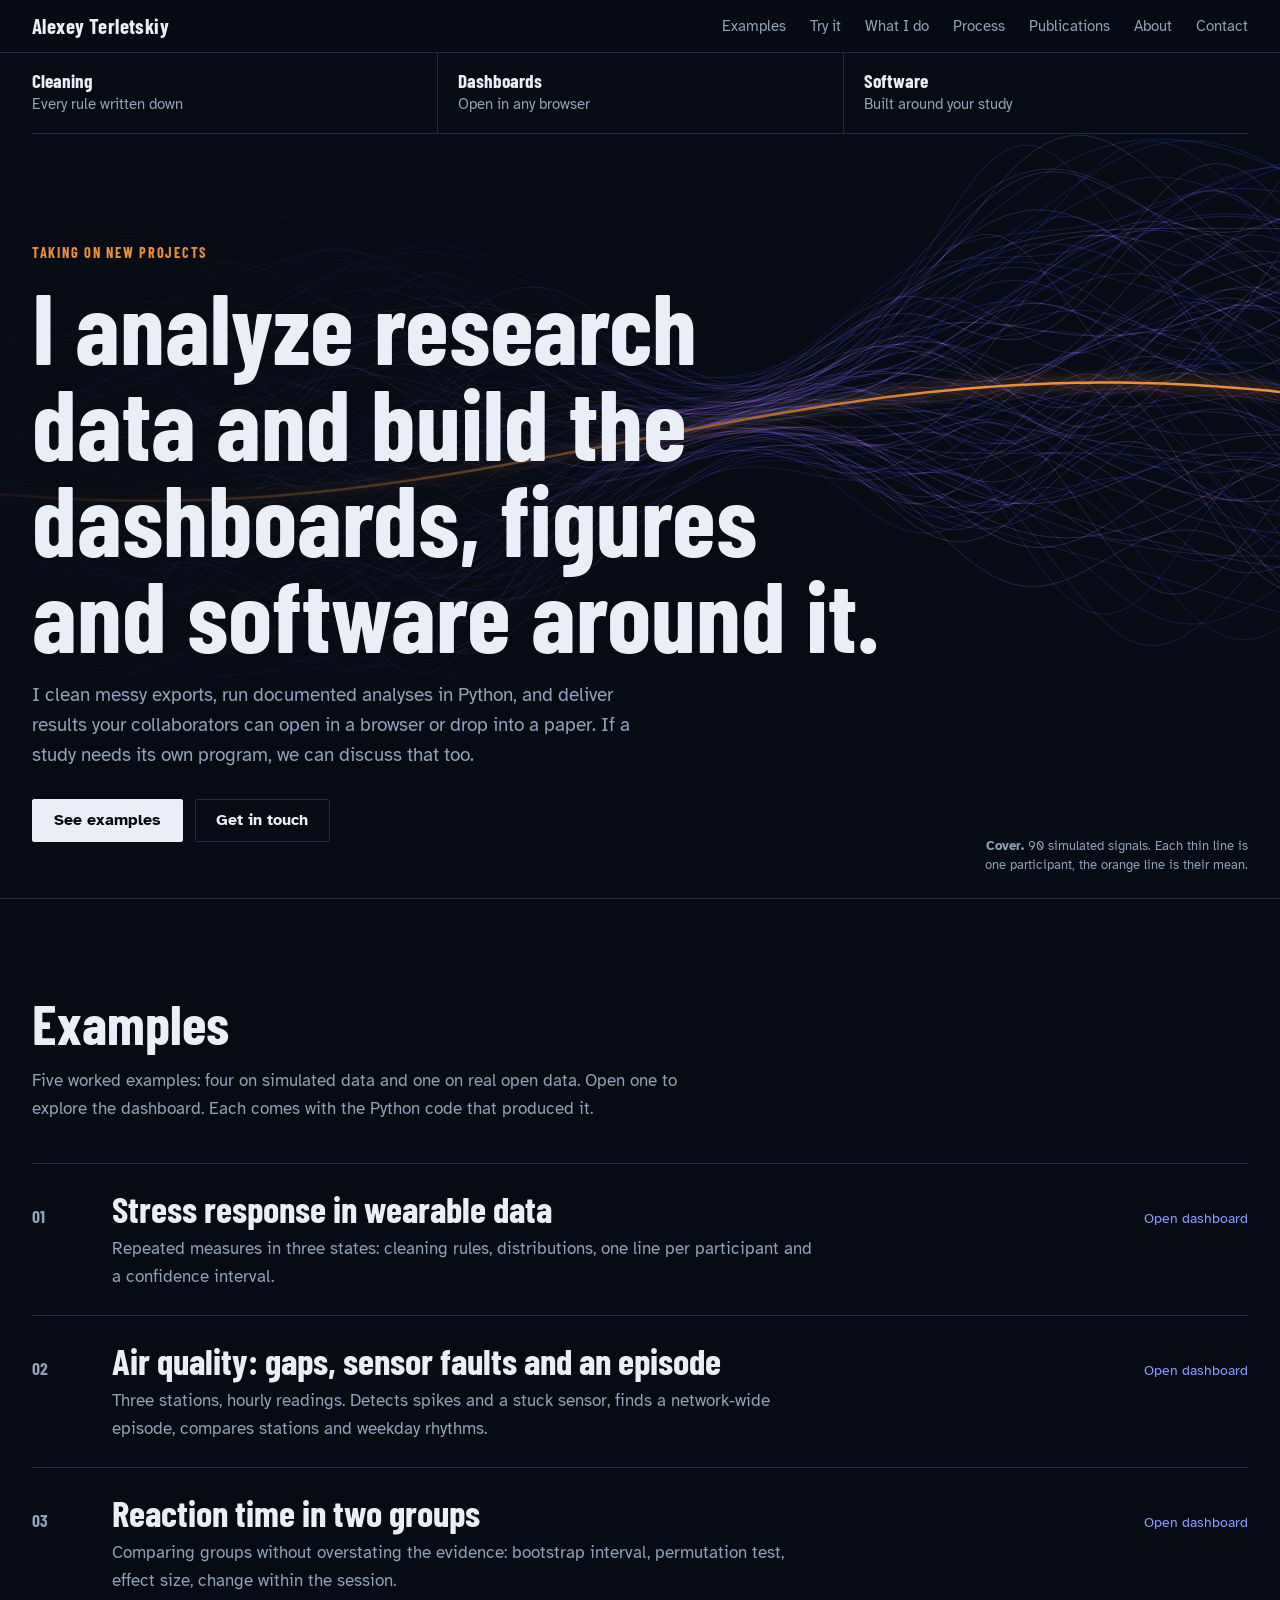
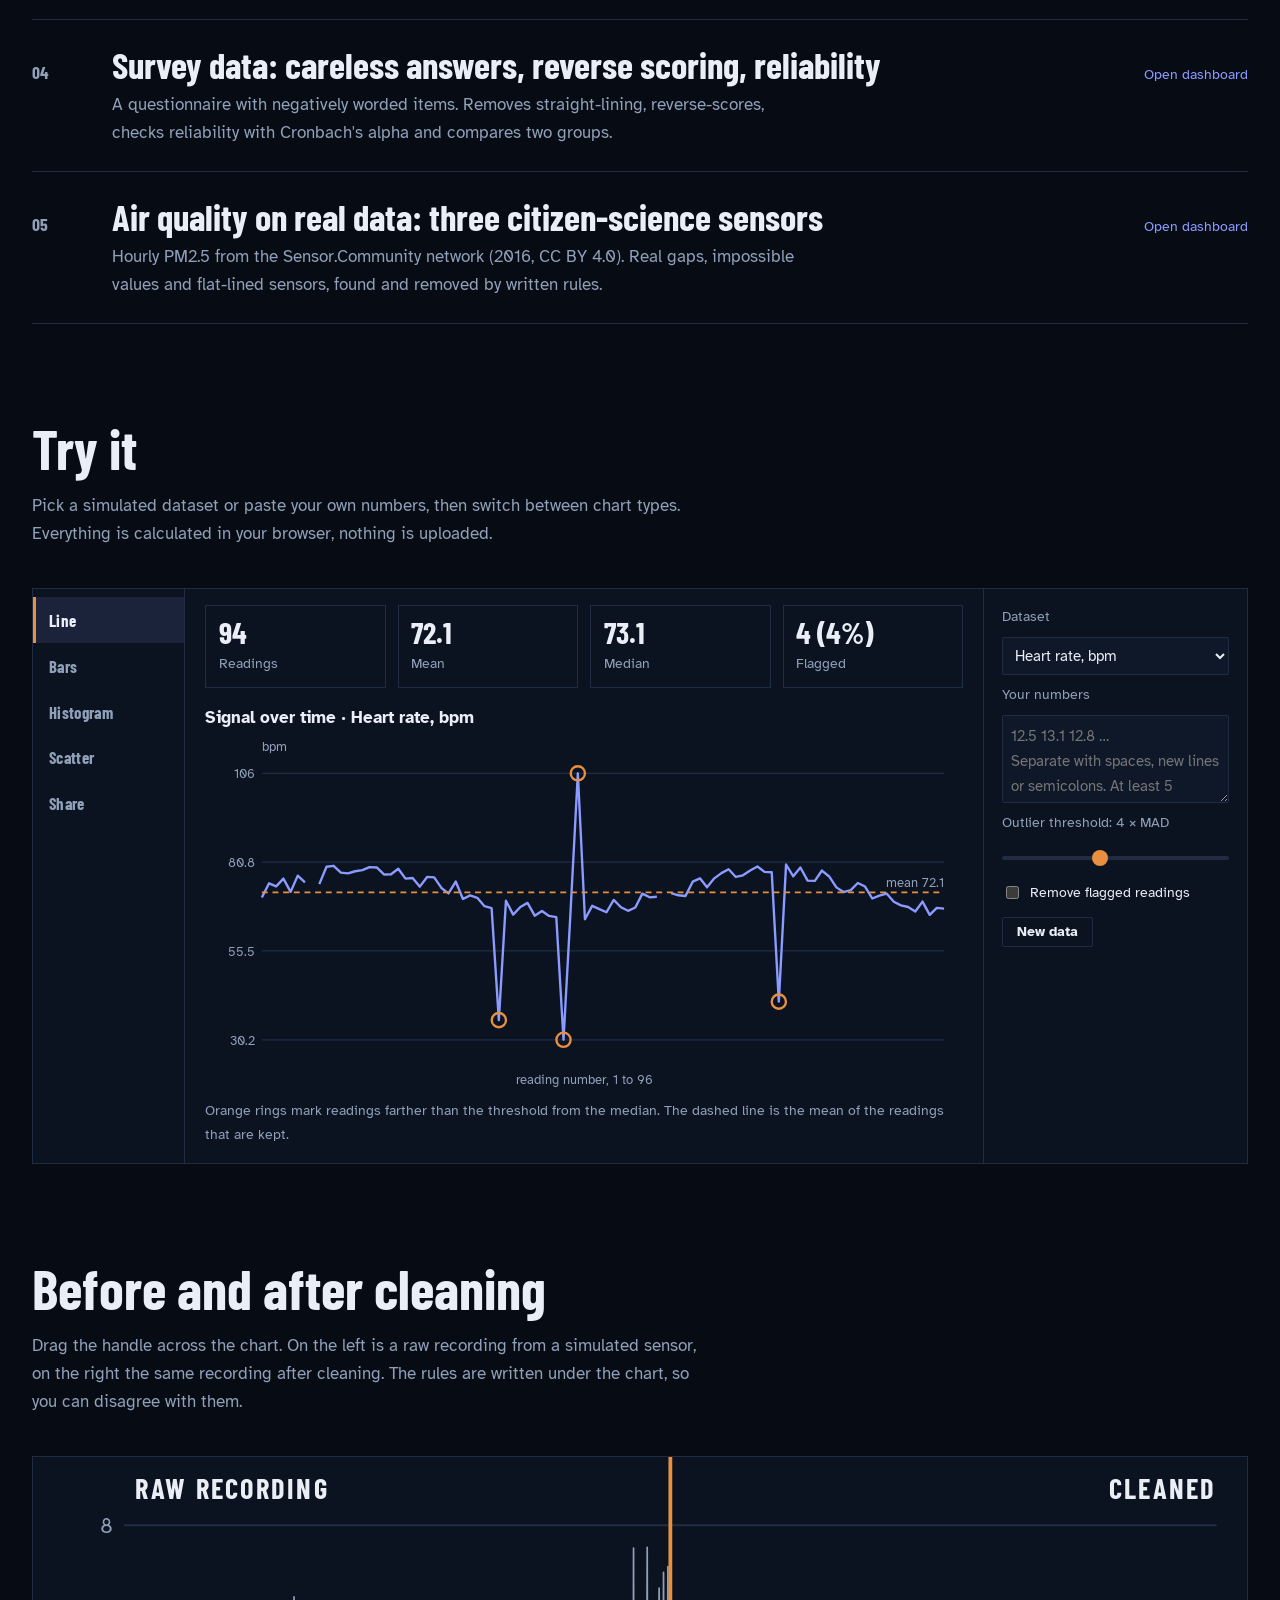
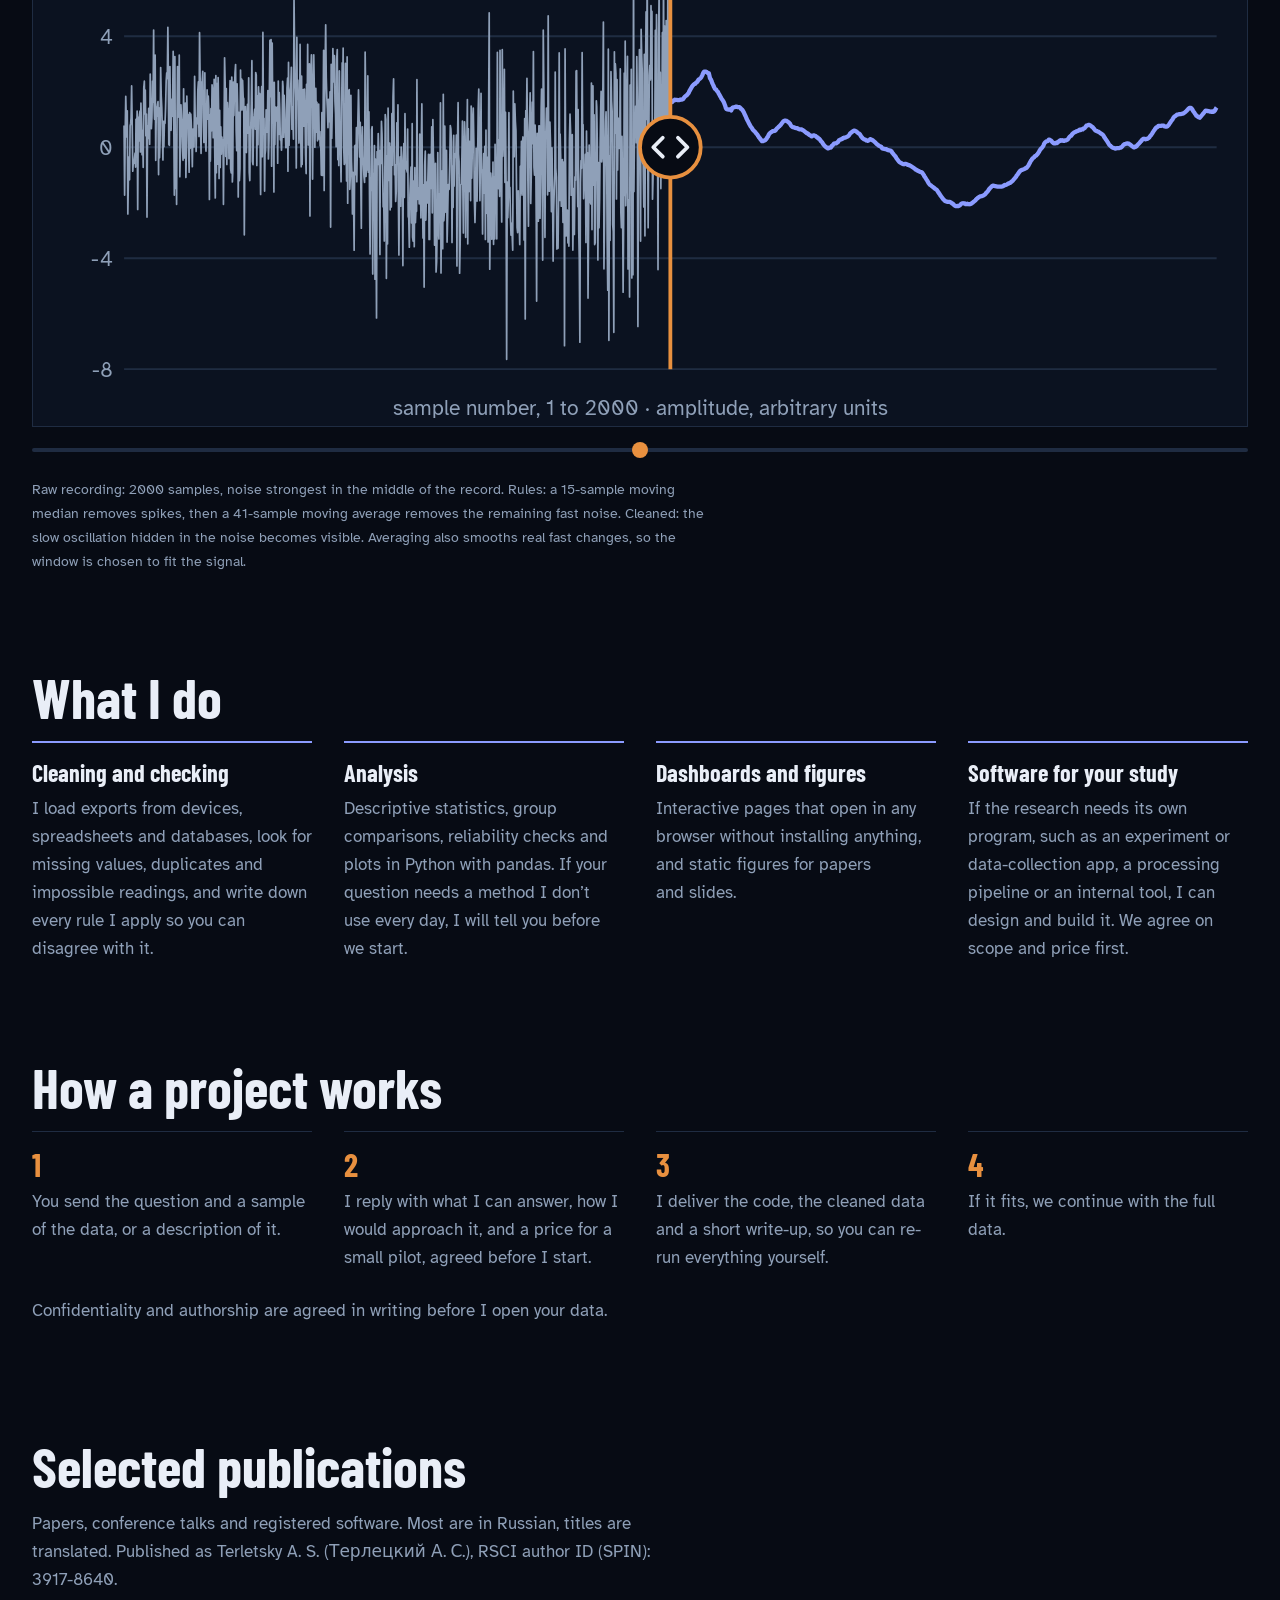
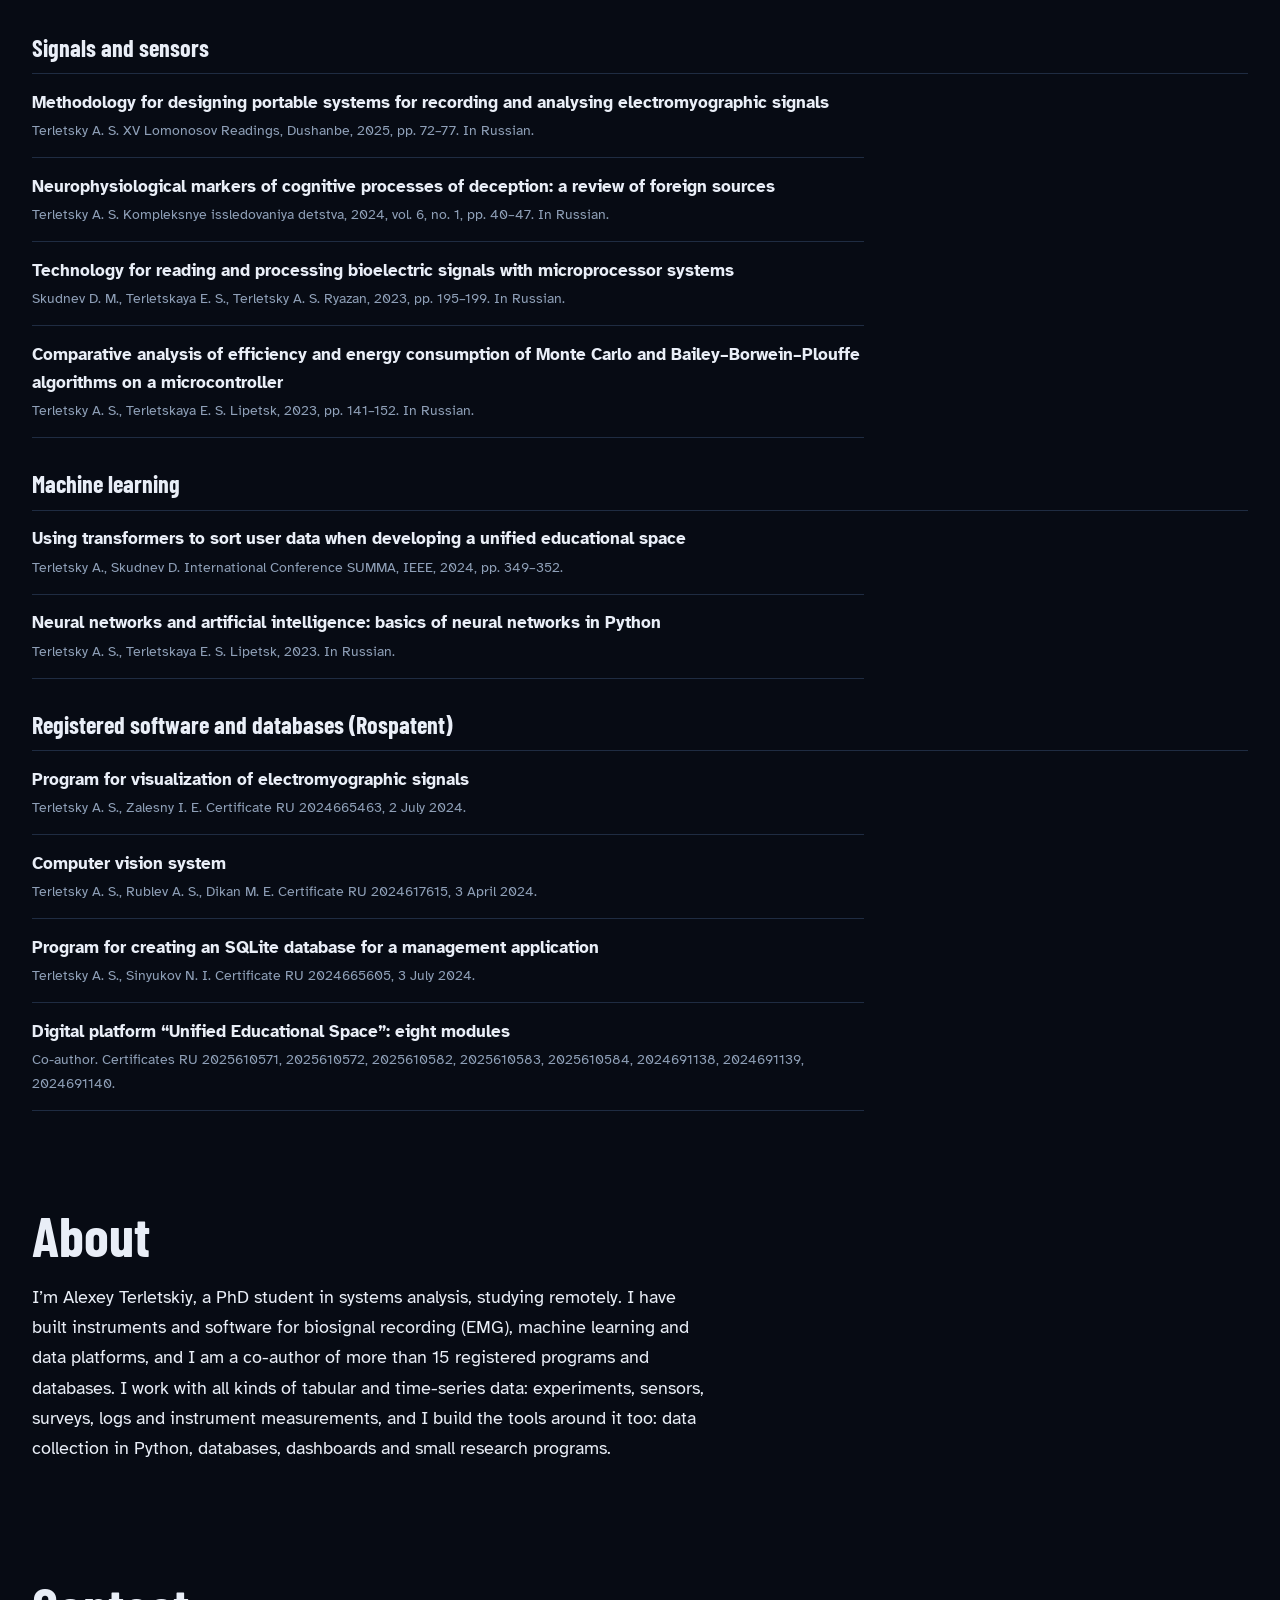
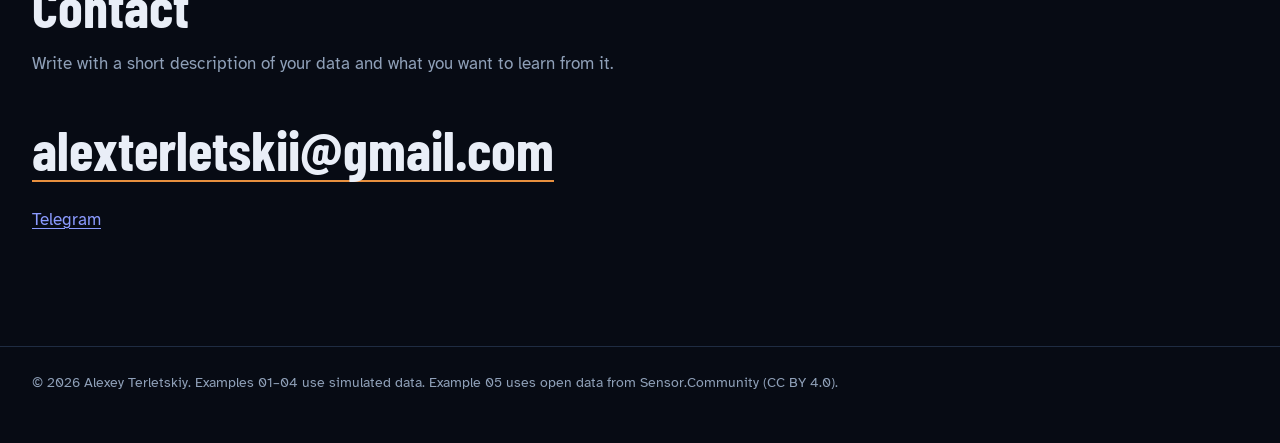
<file: index.html>
<!doctype html>
<html lang="en">
<head>
<meta charset="utf-8">
<meta name="viewport" content="width=device-width, initial-scale=1">
<title>Alexey Terletskiy, data analysis and dashboards</title>
<meta name="description" content="Independent data analyst. Data cleaning, documented analysis in Python, dashboards, and custom software for research.">
<meta name="color-scheme" content="dark">
<meta property="og:type" content="website">
<meta property="og:title" content="Alexey Terletskiy, data analysis and dashboards">
<meta property="og:description" content="Data cleaning, documented analysis in Python and dashboards for research. Worked examples on real and simulated data.">
<meta property="og:url" content="https://alexterletskii-svg.github.io/portfolio/">
<link rel="icon" href="data:image/svg+xml,%3Csvg xmlns='http://www.w3.org/2000/svg' viewBox='0 0 32 32'%3E%3Crect width='32' height='32' fill='%23070b14'/%3E%3Ccircle cx='16' cy='16' r='7' fill='%23e8903f'/%3E%3C/svg%3E">
<link rel="preconnect" href="https://fonts.googleapis.com">
<link rel="preconnect" href="https://fonts.gstatic.com" crossorigin>
<link href="https://fonts.googleapis.com/css2?family=Barlow+Condensed:wght@500;700&display=swap" rel="stylesheet">
<link rel="stylesheet" href="css/style.css">
<script>document.documentElement.classList.add('js')</script>
</head>
<body>
<a class="skip" href="#main">Skip to content</a>

<header class="site">
  <div class="wrap bar">
    <a class="name" href="index.html">Alexey Terletskiy</a>
    <button class="burger" id="burger" type="button" aria-expanded="false" aria-controls="menu" aria-label="Menu">
      <span></span><span></span><span></span>
    </button>
    <nav id="menu" aria-label="Main">
      <a href="#examples">Examples</a>
      <a href="#try">Try it</a>
      <a href="#what">What I do</a>
      <a href="#process">Process</a>
      <a href="#publications">Publications</a>
      <a href="#about">About</a>
      <a href="#contact">Contact</a>
    </nav>
  </div>
</header>

<main id="main">
  <div class="cover">
    <canvas id="fibers" aria-hidden="true"></canvas>
    <div class="wrap">
      <div class="teasers">
        <a href="#cleaning"><b>Cleaning</b><span>Every rule written down</span></a>
        <a href="#examples"><b>Dashboards</b><span>Open in any browser</span></a>
        <a href="#what"><b>Software</b><span>Built around your study</span></a>
      </div>
      <div class="cover-body">
        <p class="kicker">Taking on new projects</p>
        <h1>I analyze research data and build the dashboards, figures and software around it.</h1>
        <p class="lede">I clean messy exports, run documented analyses in Python, and deliver results your collaborators can open in a browser or drop into a paper. If a study needs its own program, we can discuss that too.</p>
        <div class="actions">
          <a class="btn primary" href="#examples">See examples</a>
          <a class="btn" href="#contact">Get in touch</a>
        </div>
      </div>
      <p class="fig"><strong>Cover.</strong> 90 simulated signals. Each thin line is one participant, the orange line is their mean.</p>
    </div>
  </div>

  <div class="wrap">
    <section class="sec" id="examples">
      <h2>Examples</h2>
      <p class="sub">Five worked examples: four on simulated data and one on real open data. Open one to explore the dashboard. Each comes with the Python code that produced it.</p>
      <ol class="toc">
        <li><a href="dashboards/dashboard_stress.html" data-title="Stress response in wearable data" data-code="scripts/gen_stress.py">
          <span class="no">01</span>
          <span><span class="ttl">Stress response in wearable data</span>
            <span class="dsc">Repeated measures in three states: cleaning rules, distributions, one line per participant and a confidence interval.</span></span>
          <span class="how">Open dashboard</span></a></li>
        <li><a href="dashboards/dashboard_air-quality.html" data-title="Air quality: gaps, sensor faults and an episode" data-code="scripts/gen_air_quality.py">
          <span class="no">02</span>
          <span><span class="ttl">Air quality: gaps, sensor faults and an episode</span>
            <span class="dsc">Three stations, hourly readings. Detects spikes and a stuck sensor, finds a network-wide episode, compares stations and weekday rhythms.</span></span>
          <span class="how">Open dashboard</span></a></li>
        <li><a href="dashboards/dashboard_reaction-time.html" data-title="Reaction time in two groups" data-code="scripts/gen_reaction_time.py">
          <span class="no">03</span>
          <span><span class="ttl">Reaction time in two groups</span>
            <span class="dsc">Comparing groups without overstating the evidence: bootstrap interval, permutation test, effect size, change within the session.</span></span>
          <span class="how">Open dashboard</span></a></li>
        <li><a href="dashboards/dashboard_survey.html" data-title="Survey data: careless answers, reverse scoring, reliability" data-code="scripts/gen_survey.py">
          <span class="no">04</span>
          <span><span class="ttl">Survey data: careless answers, reverse scoring, reliability</span>
            <span class="dsc">A questionnaire with negatively worded items. Removes straight-lining, reverse-scores, checks reliability with Cronbach's alpha and compares two groups.</span></span>
          <span class="how">Open dashboard</span></a></li>
        <li><a href="dashboards/dashboard_air-quality-real.html" data-title="Air quality on real data: three citizen-science sensors" data-code="scripts/gen_air_quality_real.py">
          <span class="no">05</span>
          <span><span class="ttl">Air quality on real data: three citizen-science sensors</span>
            <span class="dsc">Hourly PM2.5 from the Sensor.Community network (2016, CC BY 4.0). Real gaps, impossible values and flat-lined sensors, found and removed by written rules.</span></span>
          <span class="how">Open dashboard</span></a></li>
      </ol>
    </section>

    <section class="sec" id="try">
      <h2>Try it</h2>
      <p class="sub">Pick a simulated dataset or paste your own numbers, then switch between chart types. Everything is calculated in your browser, nothing is uploaded.</p>
      <div class="dash" id="dash">
        <div class="dtabs" role="group" aria-label="Chart type">
          <button type="button" data-chart="line" aria-pressed="true">Line</button>
          <button type="button" data-chart="bars" aria-pressed="false">Bars</button>
          <button type="button" data-chart="hist" aria-pressed="false">Histogram</button>
          <button type="button" data-chart="scatter" aria-pressed="false">Scatter</button>
          <button type="button" data-chart="share" aria-pressed="false">Share</button>
        </div>

        <div class="dmain">
          <div class="kpis">
            <div class="kpi"><b id="k-n">–</b><span>Readings</span></div>
            <div class="kpi"><b id="k-mean">–</b><span>Mean</span></div>
            <div class="kpi"><b id="k-med">–</b><span>Median</span></div>
            <div class="kpi"><b id="k-bad">–</b><span>Flagged</span></div>
          </div>
          <p class="dtitle" id="dtitle"></p>
          <svg id="chart" viewBox="0 0 640 300" role="img" aria-label="Chart of the selected data"></svg>
          <p class="dnote" id="dnote"></p>
        </div>

        <div class="dside">
          <label for="ds">Dataset</label>
          <select id="ds">
            <option value="hr">Heart rate, bpm</option>
            <option value="pm">PM2.5, µg/m³</option>
            <option value="rt">Reaction times, ms</option>
            <option value="mine">Your numbers (paste below)</option>
          </select>

          <label for="mine">Your numbers</label>
          <textarea id="mine" placeholder="12.5 13.1 12.8 …&#10;Separate with spaces, new lines or semicolons. At least 5 values."></textarea>

          <label for="k">Outlier threshold: <output id="kout">4</output> × MAD</label>
          <input id="k" type="range" min="1" max="8" step="0.5" value="4">

          <label class="chk"><input id="clean" type="checkbox"> Remove flagged readings</label>
          <button class="btn small" id="again" type="button">New data</button>
        </div>
      </div>
    </section>

    <section class="sec" id="cleaning">
      <h2>Before and after cleaning</h2>
      <p class="sub">Drag the handle across the chart. On the left is a raw recording from a simulated sensor, on the right the same recording after cleaning. The rules are written under the chart, so you can disagree with them.</p>
      <figure class="ba">
        <svg id="ba" viewBox="0 0 640 300" role="img" aria-label="Sensor recording: raw on the left of the handle, cleaned on the right"></svg>
        <input id="ba-range" type="range" min="0" max="100" step="1" value="50" aria-label="Move the divider between raw and cleaned data">
        <figcaption id="ba-note"></figcaption>
      </figure>
    </section>

    <section class="sec" id="what">
      <h2>What I do</h2>
      <div class="what">
        <div>
          <h3>Cleaning and checking</h3>
          <p>I load exports from devices, spreadsheets and databases, look for missing values, duplicates and impossible readings, and write down every rule I apply so you can disagree with it.</p>
        </div>
        <div>
          <h3>Analysis</h3>
          <p>Descriptive statistics, group comparisons, reliability checks and plots in Python with pandas. If your question needs a method I don’t use every day, I will tell you before we start.</p>
        </div>
        <div>
          <h3>Dashboards and figures</h3>
          <p>Interactive pages that open in any browser without installing anything, and static figures for papers and slides.</p>
        </div>
        <div>
          <h3>Software for your study</h3>
          <p>If the research needs its own program, such as an experiment or data-collection app, a processing pipeline or an internal tool, I can design and build it. We agree on scope and price first.</p>
        </div>
      </div>
    </section>

    <section class="sec" id="process">
      <h2>How a project works</h2>
      <ol class="steps">
        <li>You send the question and a sample of the data, or a description of it.</li>
        <li>I reply with what I can answer, how I would approach it, and a price for a small pilot, agreed before I start.</li>
        <li>I deliver the code, the cleaned data and a short write-up, so you can re-run everything yourself.</li>
        <li>If it fits, we continue with the full data.</li>
      </ol>
      <p class="fine">Confidentiality and authorship are agreed in writing before I open your data.</p>
    </section>

    <section class="sec" id="publications">
      <h2>Selected publications</h2>
      <p class="sub">Papers, conference talks and registered software. Most are in Russian, titles are translated. Published as Terletsky A. S. (Терлецкий А. С.), RSCI author ID (SPIN): 3917-8640.</p>
      <div class="pubs">
        <h3>Signals and sensors</h3>
        <ul>
          <li><b>Methodology for designing portable systems for recording and analysing electromyographic signals</b>
            <span>Terletsky A. S. XV Lomonosov Readings, Dushanbe, 2025, pp. 72–77. In Russian.</span></li>
          <li><b>Neurophysiological markers of cognitive processes of deception: a review of foreign sources</b>
            <span>Terletsky A. S. Kompleksnye issledovaniya detstva, 2024, vol. 6, no. 1, pp. 40–47. In Russian.</span></li>
          <li><b>Technology for reading and processing bioelectric signals with microprocessor systems</b>
            <span>Skudnev D. M., Terletskaya E. S., Terletsky A. S. Ryazan, 2023, pp. 195–199. In Russian.</span></li>
          <li><b>Comparative analysis of efficiency and energy consumption of Monte Carlo and Bailey–Borwein–Plouffe algorithms on a microcontroller</b>
            <span>Terletsky A. S., Terletskaya E. S. Lipetsk, 2023, pp. 141–152. In Russian.</span></li>
        </ul>

        <h3>Machine learning</h3>
        <ul>
          <li><b>Using transformers to sort user data when developing a unified educational space</b>
            <span>Terletsky A., Skudnev D. International Conference SUMMA, IEEE, 2024, pp. 349–352.</span></li>
          <li><b>Neural networks and artificial intelligence: basics of neural networks in Python</b>
            <span>Terletsky A. S., Terletskaya E. S. Lipetsk, 2023. In Russian.</span></li>
        </ul>

        <h3>Registered software and databases (Rospatent)</h3>
        <ul>
          <li><b>Program for visualization of electromyographic signals</b>
            <span>Terletsky A. S., Zalesny I. E. Certificate RU 2024665463, 2 July 2024.</span></li>
          <li><b>Computer vision system</b>
            <span>Terletsky A. S., Rublev A. S., Dikan M. E. Certificate RU 2024617615, 3 April 2024.</span></li>
          <li><b>Program for creating an SQLite database for a management application</b>
            <span>Terletsky A. S., Sinyukov N. I. Certificate RU 2024665605, 3 July 2024.</span></li>
          <li><b>Digital platform “Unified Educational Space”: eight modules</b>
            <span>Co-author. Certificates RU 2025610571, 2025610572, 2025610582, 2025610583, 2025610584, 2024691138, 2024691139, 2024691140.</span></li>
        </ul>
      </div>
    </section>

    <section class="sec" id="about">
      <h2>About</h2>
      <p>I’m Alexey Terletskiy, a PhD student in systems analysis, studying remotely. I have built instruments and software for biosignal recording (EMG), machine learning and data platforms, and I am a co-author of more than 15 registered programs and databases. I work with all kinds of tabular and time-series data: experiments, sensors, surveys, logs and instrument measurements, and I build the tools around it too: data collection in Python, databases, dashboards and small research programs.</p>
    </section>

    <section class="sec" id="contact">
      <h2>Contact</h2>
      <p class="sub">Write with a short description of your data and what you want to learn from it.</p>
      <a class="mail" href="mailto:alexterletskii@gmail.com">alexterletskii@gmail.com</a>
      <p class="fine"><a href="https://t.me/Aleksey_Terletskiy">Telegram</a></p>
    </section>
  </div>
</main>

<footer>
  <div class="wrap"><p>© 2026 Alexey Terletskiy. Examples 01–04 use simulated data. Example 05 uses open data from Sensor.Community (CC BY 4.0).</p></div>
</footer>

<dialog id="viewer" aria-label="Dashboard">
  <div class="vbar">
    <strong id="vt"></strong>
    <div class="vlinks">
      <a id="vcode" href="#">Code</a>
      <a id="vopen" href="#" target="_blank" rel="noopener">Open on its own page</a>
      <button class="btn small" id="vclose" type="button">Close</button>
    </div>
  </div>
  <iframe id="vframe" title="Dashboard" src="about:blank"></iframe>
</dialog>

<script>
/* Burger menu */
(function () {
  const btn = document.getElementById('burger');
  const menu = document.getElementById('menu');
  function set(open) {
    btn.setAttribute('aria-expanded', String(open));
    menu.classList.toggle('open', open);
  }
  btn.addEventListener('click', function () { set(btn.getAttribute('aria-expanded') !== 'true'); });
  menu.addEventListener('click', function (e) { if (e.target.closest('a')) set(false); });
  document.addEventListener('keydown', function (e) { if (e.key === 'Escape') set(false); });
  window.matchMedia('(min-width: 48.01rem)').addEventListener('change', function (e) { if (e.matches) set(false); });
})();

/* Dashboard viewer: the list items are normal links, so they work without JavaScript. */
(function () {
  const dlg = document.getElementById('viewer');
  const frame = document.getElementById('vframe');
  document.querySelectorAll('.toc a').forEach(function (a) {
    a.addEventListener('click', function (e) {
      e.preventDefault();
      document.getElementById('vt').textContent = a.dataset.title;
      document.getElementById('vopen').href = a.href;
      document.getElementById('vcode').href = a.dataset.code;
      frame.src = a.href;
      dlg.showModal();
    });
  });
  document.getElementById('vclose').addEventListener('click', function () { dlg.close(); });
  dlg.addEventListener('click', function (e) { if (e.target === dlg) dlg.close(); });
  dlg.addEventListener('close', function () { frame.src = 'about:blank'; });
})();

/* Cover: 90 simulated trajectories, one orange line for their mean (fewer on phones) */
(function () {
  const cv = document.getElementById('fibers');
  if (!cv) return;
  const ctx = cv.getContext('2d');
  const reduce = window.matchMedia('(prefers-reduced-motion: reduce)').matches;
  const small = window.matchMedia('(max-width: 40rem)').matches;
  const N = small ? 45 : 90, STEPS = small ? 60 : 120;
  let w = 0, h = 0, t = 0, mx = 0.5, visible = true;

  let s = 11;
  const rnd = function () { s = (Math.imul(s, 1664525) + 1013904223) >>> 0; return s / 4294967296; };
  const fibers = Array.from({ length: N }, function () {
    return { y: rnd(), a: 0.05 + rnd() * 0.18, f: 1 + rnd() * 2.2, p: rnd() * 6.28, sp: 0.15 + rnd() * 0.35, hue: rnd() };
  });

  const spread = function (x) { return 0.55 - 0.45 * Math.exp(-Math.pow((x - 0.58) / 0.16, 2)); };
  const center = function (x) { return 0.46 + 0.07 * Math.sin(x * 4.2 + t * 0.25 + mx * 2); };
  const yAt = function (f, x) {
    return center(x) + ((f.y - 0.5) * 0.9 + f.a * Math.sin(x * f.f * 7 + f.p + t * f.sp)) * spread(x);
  };

  function draw() {
    ctx.clearRect(0, 0, w, h);
    ctx.globalCompositeOperation = 'lighter';
    ctx.lineWidth = 1;
    fibers.forEach(function (f) {
      ctx.beginPath();
      for (let i = 0; i <= STEPS; i++) {
        const x = i / STEPS;
        if (i === 0) ctx.moveTo(0, yAt(f, 0) * h); else ctx.lineTo(x * w, yAt(f, x) * h);
      }
      ctx.strokeStyle = 'hsla(' + (225 + f.hue * 50) + ',90%,' + (58 + f.hue * 17) + '%,0.22)';
      ctx.stroke();
    });
    ctx.globalCompositeOperation = 'source-over';
    ctx.beginPath();
    for (let i = 0; i <= STEPS; i++) {
      const x = i / STEPS;
      if (i === 0) ctx.moveTo(0, center(0) * h); else ctx.lineTo(x * w, center(x) * h);
    }
    ctx.strokeStyle = '#e8903f'; ctx.lineWidth = 2.5;
    ctx.shadowColor = '#e8903f'; ctx.shadowBlur = 14;
    ctx.stroke();
    ctx.shadowBlur = 0;
  }

  function resize() {
    const dpr = Math.min(window.devicePixelRatio || 1, 2);
    const r = cv.getBoundingClientRect();
    w = r.width; h = r.height;
    cv.width = Math.round(w * dpr); cv.height = Math.round(h * dpr);
    ctx.setTransform(dpr, 0, 0, dpr, 0, 0);
    draw();
  }

  function loop() {
    if (visible && !document.hidden) { t += 0.012; draw(); }
    requestAnimationFrame(loop);
  }

  new IntersectionObserver(function (e) { visible = e[0].isIntersecting; }).observe(cv);
  document.querySelector('.cover').addEventListener('pointermove', function (e) { mx = e.clientX / window.innerWidth; });
  window.addEventListener('resize', resize);
  resize();
  if (!reduce) requestAnimationFrame(loop);
})();

/* Before / after cleaning */
(function () {
  const svg = document.getElementById('ba');
  const range = document.getElementById('ba-range');
  if (!svg || !range) return;

  const W = 640, H = 300, M = { l: 48, r: 16, t: 36, b: 30 };
  const N = 2000, MED = 15, AVG = 41;

  const rng = function (seed) {
    let s = seed >>> 0;
    return function () { s = (Math.imul(s, 1664525) + 1013904223) >>> 0; return s / 4294967296; };
  };
  const median = function (a) {
    const b = a.slice().sort(function (x, y) { return x - y; }), m = b.length >> 1;
    return b.length % 2 ? b[m] : (b[m - 1] + b[m]) / 2;
  };
  const movMedian = function (a, w) {
    const h = w >> 1;
    return a.map(function (_, i) { return median(a.slice(Math.max(0, i - h), Math.min(a.length, i + h + 1))); });
  };
  const movMean = function (a, w) {
    const h = w >> 1;
    return a.map(function (_, i) {
      const lo = Math.max(0, i - h), hi = Math.min(a.length, i + h + 1);
      let s = 0;
      for (let j = lo; j < hi; j++) s += a[j];
      return s / (hi - lo);
    });
  };

  /* Simulated recording: two slow oscillations buried in noise that is stronger in the middle */
  const r = rng(5);
  const g = function () { return (r() + r() + r() + r() + r() + r() - 3) * 1.414; };   /* roughly N(0, 1) */
  const raw = Array.from({ length: N }, function (_, i) {
    const x = i / N;
    const sig = 1.3 * Math.sin(2 * Math.PI * 2.3 * x) + 0.6 * Math.sin(2 * Math.PI * 6 * x + 1);
    const amp = 1.4 * (1 + 0.9 * Math.exp(-Math.pow((x - 0.47) / 0.13, 2)) + 0.25 * Math.exp(-Math.pow((x - 0.20) / 0.05, 2)));
    return sig + amp * g();
  });

  /* Cleaning: a moving median removes spikes, a moving average removes the remaining fast noise */
  const clean = movMean(movMedian(raw, MED), AVG);

  /* Symmetric scale, shared by both sides */
  const peak = Math.max.apply(null, raw.map(function (v) { return Math.abs(v); }));
  const lim = Math.ceil(peak / 2) * 2;
  const sx = function (i) { return M.l + i / (N - 1) * (W - M.l - M.r); };
  const sy = function (v) { return M.t + (lim - v) / (2 * lim) * (H - M.b - M.t); };
  const f1 = function (v) { return v.toFixed(1); };
  const path = function (a) {
    let d = '';
    a.forEach(function (v, i) { d += (i ? 'L' : 'M') + f1(sx(i)) + ',' + f1(sy(v)); });
    return d;
  };

  /* Static drawing */
  let grid = '';
  [-lim, -lim / 2, 0, lim / 2, lim].forEach(function (v) {
    const y = sy(v);
    grid += '<line class="gl" x1="' + M.l + '" x2="' + (W - M.r) + '" y1="' + f1(y) + '" y2="' + f1(y) + '"/>' +
            '<text class="tt" x="' + (M.l - 6) + '" y="' + f1(y + 4) + '" text-anchor="end">' + v + '</text>';
  });
  grid += '<text class="tt" x="' + (W / 2) + '" y="' + (H - 6) + '" text-anchor="middle">sample number, 1 to ' + N + ' · amplitude, arbitrary units</text>';

  const rawLayer = '<path class="raw" style="stroke-width:.9" d="' + path(raw) + '"/>' +
                   '<text class="lab" x="' + (M.l + 6) + '" y="22">RAW RECORDING</text>';
  const clnLayer = '<path class="cln" d="' + path(clean) + '"/>' +
                   '<text class="lab" x="' + (W - M.r) + '" y="22" text-anchor="end">CLEANED</text>';

  const cy = (M.t + H - M.b) / 2;
  svg.innerHTML =
    '<defs><clipPath id="ba-cr"><rect id="ba-rr" x="0" y="0" width="0" height="' + H + '"/></clipPath>' +
    '<clipPath id="ba-cc"><rect id="ba-rc" x="0" y="0" width="' + W + '" height="' + H + '"/></clipPath></defs>' +
    grid +
    '<g clip-path="url(#ba-cc)">' + clnLayer + '</g>' +
    '<g clip-path="url(#ba-cr)">' + rawLayer + '</g>' +
    '<g id="ba-h"><line class="hl" x1="0" x2="0" y1="0" y2="' + (H - M.b) + '"/>' +
    '<circle class="knob" cx="0" cy="' + cy + '" r="16"/>' +
    '<path class="arr" d="M-4,' + (cy - 5) + ' L-9,' + cy + ' L-4,' + (cy + 5) + ' M4,' + (cy - 5) + ' L9,' + cy + ' L4,' + (cy + 5) + '"/></g>';

  document.getElementById('ba-note').textContent =
    'Raw recording: ' + N + ' samples, noise strongest in the middle of the record. ' +
    'Rules: a ' + MED + '-sample moving median removes spikes, then a ' + AVG + '-sample moving average removes the remaining fast noise. ' +
    'Cleaned: the slow oscillation hidden in the noise becomes visible. ' +
    'Averaging also smooths real fast changes, so the window is chosen to fit the signal.';

  /* Divider */
  const rr = document.getElementById('ba-rr'), rc = document.getElementById('ba-rc'), hg = document.getElementById('ba-h');
  function set(p) {
    p = Math.max(0, Math.min(100, p));
    const x = M.l + p / 100 * (W - M.l - M.r);
    rr.setAttribute('width', f1(x));
    rc.setAttribute('x', f1(x)); rc.setAttribute('width', f1(W - x));
    hg.setAttribute('transform', 'translate(' + f1(x) + ' 0)');
    range.value = p;
  }
  function fromEvent(e) {
    const b = svg.getBoundingClientRect();
    set(((e.clientX - b.left) / b.width * W - M.l) / (W - M.l - M.r) * 100);
  }

  /* Drag on the chart. Vertical swipes still scroll the page (touch-action: pan-y in CSS). */
  let down = null;
  svg.addEventListener('pointerdown', function (e) { down = { x: e.clientX, moved: false }; svg.setPointerCapture(e.pointerId); });
  svg.addEventListener('pointermove', function (e) {
    if (!down) return;
    if (Math.abs(e.clientX - down.x) > 3) down.moved = true;
    if (down.moved) fromEvent(e);
  });
  svg.addEventListener('pointerup', function (e) { if (down && !down.moved) fromEvent(e); down = null; });
  svg.addEventListener('pointercancel', function () { down = null; });

  /* Keyboard and screen readers use the range input */
  range.addEventListener('input', function () { set(+range.value); });

  set(50);
})();

/* Try it: mini dashboard */
(function () {
  const $ = function (id) { return document.getElementById(id); };
  const svg = $('chart');
  const W = 640, H = 300, M = { l: 48, r: 16, t: 18, b: 30 };
  const state = { chart: 'line', src: 'hr', k: 4, clean: false, seed: 7, vals: [], meta: {} };

  const rng = function (seed) {
    let s = seed >>> 0;
    return function () { s = (Math.imul(s, 1664525) + 1013904223) >>> 0; return s / 4294967296; };
  };
  const median = function (a) {
    if (!a.length) return NaN;
    const b = a.slice().sort(function (x, y) { return x - y; }), m = b.length >> 1;
    return b.length % 2 ? b[m] : (b[m - 1] + b[m]) / 2;
  };
  const mean = function (a) { return a.length ? a.reduce(function (p, c) { return p + c; }, 0) / a.length : NaN; };
  const fmt = function (v) {
    if (!isFinite(v)) return '–';
    const a = Math.abs(v);
    return a >= 100 ? v.toFixed(0) : a >= 10 ? v.toFixed(1) : v.toFixed(2);
  };
  const int = function (v) { return String(Math.round(v)); };
  const lin = function (d0, d1, r0, r1) {
    const span = (d1 - d0) || 1;
    return function (v) { return r0 + (v - d0) / span * (r1 - r0); };
  };
  const minOf = function (a) { return Math.min.apply(null, a); };
  const maxOf = function (a) { return Math.max.apply(null, a); };

  /* Simulated datasets */
  const N = 96;
  function finish(d, r, fault) {
    for (let j = 0; j < 4; j++) { const i = 3 + Math.floor(r() * (N - 6)); d[i] = fault(d[i], r); }
    for (let j = 0; j < 2; j++) d[Math.floor(r() * N)] = null;
    return d;
  }
  const GEN = {
    hr: { title: 'Heart rate', unit: 'bpm', make: function (r) {
      return finish(Array.from({ length: N }, function (_, i) { return 72 + 6 * Math.sin(i / 9) + (r() - 0.5) * 5; }), r,
        function (v, q) { return v + (q() < 0.5 ? -1 : 1) * (28 + q() * 15); });
    } },
    pm: { title: 'PM2.5', unit: 'µg/m³', make: function (r) {
      return finish(Array.from({ length: N }, function (_, i) {
        const h = i % 24;
        return 16 + 11 * Math.exp(-Math.pow(h - 8, 2) / 9) + 13 * Math.exp(-Math.pow(h - 18.5, 2) / 12) + r() * 5;
      }), r, function (v, q) { return v + 50 + q() * 30; });
    } },
    rt: { title: 'Reaction times', unit: 'ms', make: function (r) {
      return finish(Array.from({ length: N }, function () { return Math.exp(Math.log(420) + (r() + r() + r() - 1.5) * 0.5); }), r,
        function (v, q) { return v * (2.8 + q()); });
    } }
  };

  function parse(text) {
    const out = [];
    text.split(/[\s;]+/).filter(Boolean).forEach(function (tok) {
      const parts = (tok.match(/,/g) || []).length > 1 ? tok.split(',') : [tok.replace(',', '.')];
      parts.forEach(function (p) {
        if (p === '') return;
        const v = Number(p);
        out.push(isFinite(v) && /\d/.test(p) ? v : null);
      });
    });
    return out;
  }

  function load() {
    if (state.src === 'mine') {
      state.vals = parse($('mine').value);
      state.meta = { title: 'Your numbers', unit: '' };
    } else {
      state.vals = GEN[state.src].make(rng(state.seed));
      state.meta = GEN[state.src];
    }
  }

  /* Drawing helpers */
  function yAxis(sy, lo, hi, unit, f) {
    f = f || fmt;
    let o = '';
    for (let t = 0; t < 4; t++) {
      const v = lo + t * (hi - lo) / 3, y = sy(v);
      o += '<line class="gl" x1="' + M.l + '" x2="' + (W - M.r) + '" y1="' + y.toFixed(1) + '" y2="' + y.toFixed(1) + '"/>' +
           '<text class="tt" x="' + (M.l - 6) + '" y="' + (y + 4).toFixed(1) + '" text-anchor="end">' + f(v) + '</text>';
    }
    return o + (unit ? '<text class="tt" x="' + M.l + '" y="13">' + unit + '</text>' : '');
  }
  function xCaption(label) {
    return '<text class="tt" x="' + (W / 2) + '" y="' + (H - 6) + '" text-anchor="middle">' + label + '</text>';
  }

  /* Charts */
  function chartLine(c) {
    const n = c.vals.length, lo = minOf(c.nums), hi = maxOf(c.nums), pad = (hi - lo) * 0.06 || 1;
    const sx = lin(0, n - 1, M.l, W - M.r), sy = lin(lo - pad, hi + pad, H - M.b, M.t);
    let o = yAxis(sy, lo, hi, state.meta.unit), d = '', pen = false;
    c.vals.forEach(function (v, i) {
      if (!c.use[i]) { pen = false; return; }
      d += (pen ? 'L' : 'M') + sx(i).toFixed(1) + ',' + sy(v).toFixed(1);
      pen = true;
    });
    o += '<path class="ln" d="' + d + '"/>';
    c.vals.forEach(function (v, i) {
      if (c.bad[i]) o += '<circle class="ring" cx="' + sx(i).toFixed(1) + '" cy="' + sy(v).toFixed(1) +
        '" r="6"><title>Reading ' + (i + 1) + ': ' + fmt(v) + '</title></circle>';
    });
    if (isFinite(c.mean)) {
      const y = sy(c.mean).toFixed(1);
      o += '<line class="mean" x1="' + M.l + '" x2="' + (W - M.r) + '" y1="' + y + '" y2="' + y + '"/>' +
           '<text class="tt" x="' + (W - M.r) + '" y="' + (y - 5) + '" text-anchor="end">mean ' + fmt(c.mean) + '</text>';
    }
    return o + xCaption('reading number, 1 to ' + n);
  }

  function chartBars(c) {
    const n = c.vals.length, B = 8, size = Math.ceil(n / B), bw = (W - M.l - M.r) / B, g = [];
    for (let b = 0; b < B; b++) {
      const part = [];
      for (let i = b * size; i < Math.min(n, (b + 1) * size); i++) if (c.use[i]) part.push(c.vals[i]);
      g.push(part.length ? mean(part) : null);
    }
    const ok = g.filter(function (x) { return x !== null; });
    const lo = Math.min(0, minOf(ok)), hi = Math.max(0, maxOf(ok)) * 1.1 || 1;
    const sy = lin(lo, hi, H - M.b, M.t), y0 = sy(0);
    let o = yAxis(sy, lo, hi, state.meta.unit);
    g.forEach(function (v, b) {
      const x = M.l + b * bw + bw * 0.15, lab = (b * size + 1) + '–' + Math.min(n, (b + 1) * size);
      if (v !== null) {
        o += '<rect class="bar" x="' + x.toFixed(1) + '" y="' + Math.min(sy(v), y0).toFixed(1) +
          '" width="' + (bw * 0.7).toFixed(1) + '" height="' + Math.abs(sy(v) - y0).toFixed(1) +
          '"><title>Readings ' + lab + ': mean ' + fmt(v) + '</title></rect>';
      }
      o += '<text class="tt" x="' + (x + bw * 0.35).toFixed(1) + '" y="' + (H - 12) + '" text-anchor="middle">' + lab + '</text>';
    });
    return o;
  }

  function chartHist(c) {
    const vals = c.vals.filter(function (v, i) { return c.use[i]; });
    let lo = minOf(vals), hi = maxOf(vals);
    if (hi === lo) hi = lo + 1;
    const B = 12, step = (hi - lo) / B, cnt = new Array(B).fill(0), bw = (W - M.l - M.r) / B;
    vals.forEach(function (v) { cnt[Math.min(B - 1, Math.floor((v - lo) / step))]++; });
    const top = maxOf(cnt) || 1, sy = lin(0, top, H - M.b, M.t);
    let o = yAxis(sy, 0, top, 'count', int);
    cnt.forEach(function (k, b) {
      const h = H - M.b - sy(k);
      o += '<rect class="bar" x="' + (M.l + b * bw + 1).toFixed(1) + '" y="' + sy(k).toFixed(1) +
        '" width="' + (bw - 2).toFixed(1) + '" height="' + h.toFixed(1) + '"><title>' +
        fmt(lo + b * step) + ' to ' + fmt(lo + (b + 1) * step) + ': ' + k + ' readings</title></rect>';
    });
    return o +
      '<text class="tt" x="' + M.l + '" y="' + (H - 12) + '">' + fmt(lo) + '</text>' +
      '<text class="tt" x="' + (W - M.r) + '" y="' + (H - 12) + '" text-anchor="end">' + fmt(hi) + '</text>' +
      xCaption('value' + (state.meta.unit ? ', ' + state.meta.unit : ''));
  }

  function chartScatter(c) {
    const lo = minOf(c.nums), hi = maxOf(c.nums), pad = (hi - lo) * 0.06 || 1;
    const sx = lin(lo - pad, hi + pad, M.l, W - M.r), sy = lin(lo - pad, hi + pad, H - M.b, M.t);
    let o = yAxis(sy, lo, hi, state.meta.unit);
    for (let t = 0; t < 4; t++) {
      const v = lo + t * (hi - lo) / 3;
      o += '<text class="tt" x="' + sx(v).toFixed(1) + '" y="' + (H - 16) + '" text-anchor="middle">' + fmt(v) + '</text>';
    }
    o += '<line class="gl" x1="' + sx(lo - pad).toFixed(1) + '" y1="' + sy(lo - pad).toFixed(1) +
         '" x2="' + sx(hi + pad).toFixed(1) + '" y2="' + sy(hi + pad).toFixed(1) + '" stroke-dasharray="4 4"/>';
    for (let i = 1; i < c.vals.length; i++) {
      const a = c.vals[i - 1], b = c.vals[i];
      if (a === null || b === null) continue;
      const flagged = c.bad[i - 1] || c.bad[i];
      if (state.clean && flagged) continue;
      o += '<circle class="dot' + (flagged ? ' o' : '') + '" cx="' + sx(a).toFixed(1) + '" cy="' + sy(b).toFixed(1) +
        '" r="3.5"><title>Reading ' + (i + 1) + ': ' + fmt(b) + ' after ' + fmt(a) + '</title></circle>';
    }
    return o + xCaption('previous reading');
  }

  function chartShare(c) {
    const tot = c.vals.length, miss = tot - c.nums.length, flag = c.bad.filter(Boolean).length, norm = c.nums.length - flag;
    const segs = [['Normal', norm, 'var(--glow)'], ['Flagged', flag, 'var(--orange)'], ['Missing', miss, '#4a5a73']];
    const cx = 190, cy = H / 2, r = 85, C = 2 * Math.PI * r;
    let off = 0, o = '';
    segs.forEach(function (s) {
      const len = s[1] / tot * C;
      if (len > 0) {
        o += '<circle cx="' + cx + '" cy="' + cy + '" r="' + r + '" fill="none" stroke-width="28" style="stroke:' + s[2] +
          '" stroke-dasharray="' + len.toFixed(2) + ' ' + (C - len).toFixed(2) + '" stroke-dashoffset="' + (-off).toFixed(2) +
          '" transform="rotate(-90 ' + cx + ' ' + cy + ')"><title>' + s[0] + ': ' + s[1] + '</title></circle>';
      }
      off += len;
    });
    o += '<text class="big" x="' + cx + '" y="' + (cy + 8) + '" text-anchor="middle">' + Math.round(norm / tot * 100) + '%</text>' +
         '<text class="tt" x="' + cx + '" y="' + (cy + 28) + '" text-anchor="middle">normal</text>';
    segs.forEach(function (s, i) {
      const y = 110 + i * 38;
      o += '<rect x="340" y="' + (y - 11) + '" width="14" height="14" style="fill:' + s[2] + '"/>' +
           '<text class="leg" x="364" y="' + y + '">' + s[0] + '</text>' +
           '<text class="leg" x="520" y="' + y + '" text-anchor="end">' + s[1] + '</text>';
    });
    return o;
  }

  const CHARTS = { line: chartLine, bars: chartBars, hist: chartHist, scatter: chartScatter, share: chartShare };
  const INFO = {
    line: ['Signal over time', 'Orange rings mark readings farther than the threshold from the median. The dashed line is the mean of the readings that are kept.'],
    bars: ['Mean of each block of readings', 'The readings are split into 8 consecutive blocks. Each bar is the mean of its kept readings.'],
    hist: ['Distribution of kept readings', 'How many readings fall into each of 12 equal-width bins.'],
    scatter: ['Each reading against the one before it', 'Points near the diagonal mean the signal changes slowly. Orange points involve a flagged reading.'],
    share: ['Normal, flagged and missing readings', 'Missing readings are empty or non-numeric entries in the data.']
  };

  function render() {
    const v = state.vals, nums = v.filter(function (x) { return x !== null; });
    const set = function (id, t) { $(id).textContent = t; };
    if (nums.length < 5) {
      svg.innerHTML = '<text class="msg" x="' + (W / 2) + '" y="' + (H / 2) + '" text-anchor="middle">Paste at least 5 numbers</text>';
      ['k-n', 'k-mean', 'k-med', 'k-bad'].forEach(function (id) { set(id, '–'); });
      set('dtitle', ''); set('dnote', '');
      return;
    }
    const med = median(nums);
    const mad = 1.4826 * median(nums.map(function (x) { return Math.abs(x - med); })) || 1e-9;
    const bad = v.map(function (x) { return x !== null && Math.abs(x - med) > state.k * mad; });
    const use = v.map(function (x, i) { return x !== null && !(state.clean && bad[i]); });
    const kept = v.filter(function (x, i) { return use[i]; });
    const c = { vals: v, nums: nums, bad: bad, use: use, mean: mean(kept), median: median(kept) };
    const flag = bad.filter(Boolean).length, unit = state.meta.unit ? ' ' + state.meta.unit : '';

    set('k-n', String(nums.length));
    set('k-mean', fmt(c.mean));
    set('k-med', fmt(c.median));
    set('k-bad', flag + ' (' + Math.round(flag / nums.length * 100) + '%)');
    set('dtitle', INFO[state.chart][0] + ' · ' + state.meta.title + (unit ? ',' + unit : ''));
    set('dnote', INFO[state.chart][1]);
    svg.innerHTML = CHARTS[state.chart](c);
  }

  /* Controls */
  const tabs = document.querySelectorAll('#dash [data-chart]');
  tabs.forEach(function (b) {
    b.addEventListener('click', function () {
      state.chart = b.dataset.chart;
      tabs.forEach(function (x) { x.setAttribute('aria-pressed', String(x === b)); });
      render();
    });
  });
  $('ds').addEventListener('change', function () { state.src = this.value; load(); render(); });
  $('mine').addEventListener('input', function () {
    const n = parse(this.value).filter(function (x) { return x !== null; }).length;
    if (n >= 5) { state.src = 'mine'; $('ds').value = 'mine'; }
    load(); render();
  });
  $('k').addEventListener('input', function () { state.k = +this.value; $('kout').textContent = this.value; render(); });
  $('clean').addEventListener('change', function () { state.clean = this.checked; render(); });
  $('again').addEventListener('click', function () { state.seed = Math.floor(Math.random() * 1e9); load(); render(); });

  load();
  render();
})();
</script>
</body>
</html>
</file>
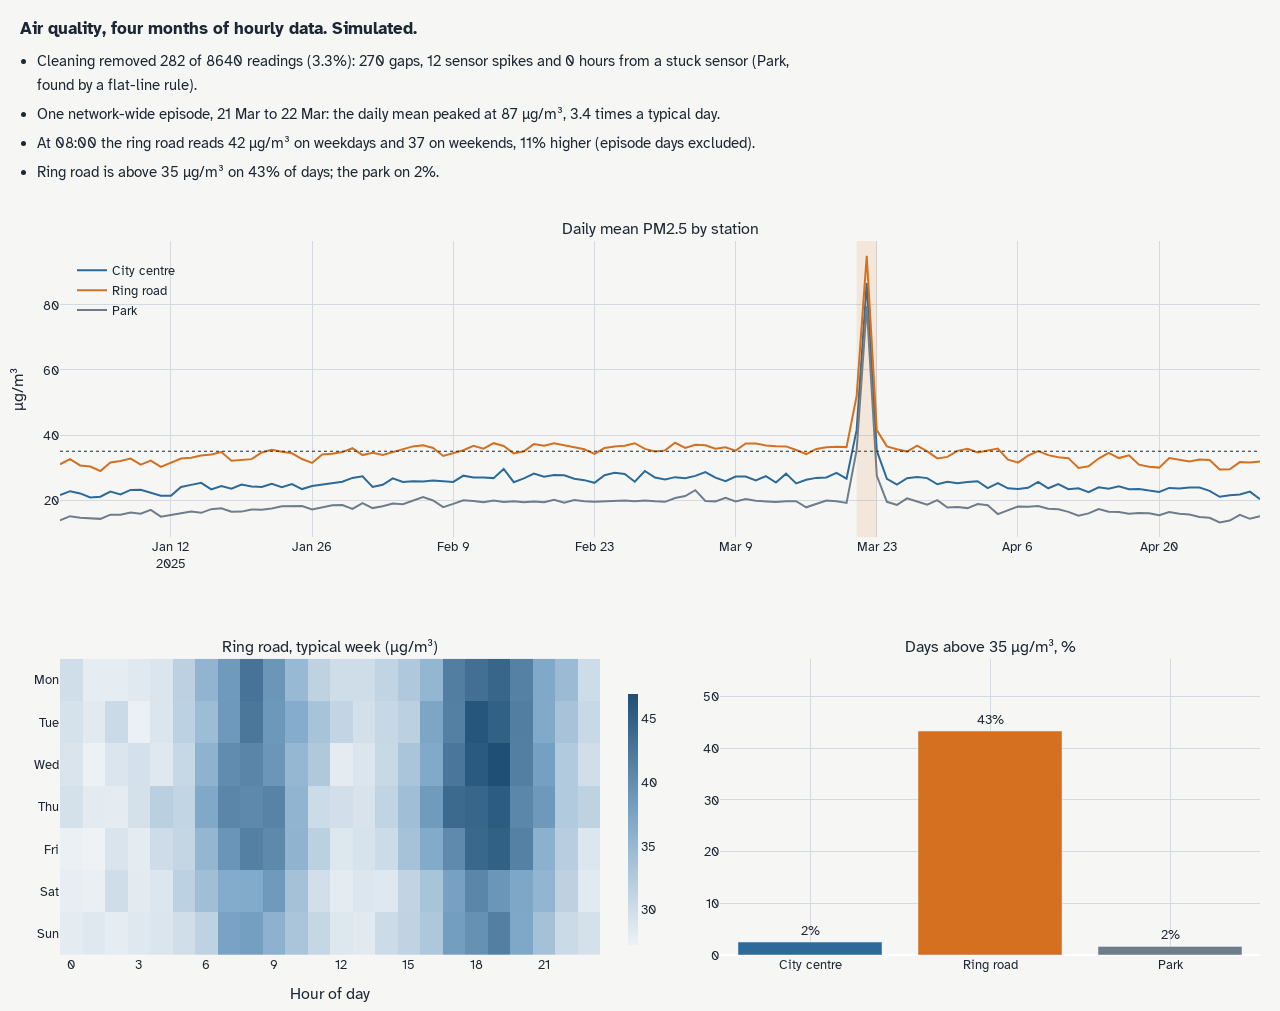
<file: dashboards/dashboard_air-quality.html>
<!doctype html>
<html>
<head>
    <meta charset="utf-8" />
    <style>html, body {height: 100%;}</style>
<style>
@font-face{font-family:"Atkinson Hyperlegible";font-weight:400;src:url("../fonts/atkinson-hyperlegible-latin-400-normal.woff2") format("woff2")}
@font-face{font-family:"Atkinson Hyperlegible";font-weight:700;src:url("../fonts/atkinson-hyperlegible-latin-700-normal.woff2") format("woff2")}
body{margin:0;background:#f6f7f5}
.fx{font:400 15px/1.55 "Atkinson Hyperlegible",system-ui,sans-serif;color:#1d2733;padding:16px 20px 0;max-width:780px}
.fx p{font-weight:700;font-size:17px;margin:0 0 8px}
.fx ul{margin:0;padding-left:1.1em}
.fx li{margin:0 0 6px}
</style></head>
<body><div class="fx"><p>Air quality, four months of hourly data. Simulated.</p><ul><li>Cleaning removed 282 of 8640 readings (3.3%): 270 gaps, 12 sensor spikes and 0 hours from a stuck sensor (Park, found by a flat-line rule).</li><li>One network-wide episode, 21 Mar to 22 Mar: the daily mean peaked at 87 µg/m³, 3.4 times a typical day.</li><li>At 08:00 the ring road reads 42 µg/m³ on weekdays and 37 on weekends, 11% higher (episode days excluded).</li><li>Ring road is above 35 µg/m³ on 43% of days; the park on 2%.</li></ul></div>
    <div style="height:820px; width:100%;">                        <script>window.PlotlyConfig = {MathJaxConfig: 'local'};</script>
        <script charset="utf-8" src="plotly.min.js"></script>                <div id="cfd091da-1af9-4542-817d-b26f09a6e800" class="plotly-graph-div" style="height:100%; width:100%;"></div>            <script>                window.PLOTLYENV=window.PLOTLYENV || {};                                if (document.getElementById("cfd091da-1af9-4542-817d-b26f09a6e800")) {                    Plotly.newPlot(                        "cfd091da-1af9-4542-817d-b26f09a6e800",                        [{"line":{"color":"#2b6a99","width":2},"mode":"lines","name":"City centre","x":["2025-01-01T00:00:00.000000","2025-01-02T00:00:00.000000","2025-01-03T00:00:00.000000","2025-01-04T00:00:00.000000","2025-01-05T00:00:00.000000","2025-01-06T00:00:00.000000","2025-01-07T00:00:00.000000","2025-01-08T00:00:00.000000","2025-01-09T00:00:00.000000","2025-01-10T00:00:00.000000","2025-01-11T00:00:00.000000","2025-01-12T00:00:00.000000","2025-01-13T00:00:00.000000","2025-01-14T00:00:00.000000","2025-01-15T00:00:00.000000","2025-01-16T00:00:00.000000","2025-01-17T00:00:00.000000","2025-01-18T00:00:00.000000","2025-01-19T00:00:00.000000","2025-01-20T00:00:00.000000","2025-01-21T00:00:00.000000","2025-01-22T00:00:00.000000","2025-01-23T00:00:00.000000","2025-01-24T00:00:00.000000","2025-01-25T00:00:00.000000","2025-01-26T00:00:00.000000","2025-01-27T00:00:00.000000","2025-01-28T00:00:00.000000","2025-01-29T00:00:00.000000","2025-01-30T00:00:00.000000","2025-01-31T00:00:00.000000","2025-02-01T00:00:00.000000","2025-02-02T00:00:00.000000","2025-02-03T00:00:00.000000","2025-02-04T00:00:00.000000","2025-02-05T00:00:00.000000","2025-02-06T00:00:00.000000","2025-02-07T00:00:00.000000","2025-02-08T00:00:00.000000","2025-02-09T00:00:00.000000","2025-02-10T00:00:00.000000","2025-02-11T00:00:00.000000","2025-02-12T00:00:00.000000","2025-02-13T00:00:00.000000","2025-02-14T00:00:00.000000","2025-02-15T00:00:00.000000","2025-02-16T00:00:00.000000","2025-02-17T00:00:00.000000","2025-02-18T00:00:00.000000","2025-02-19T00:00:00.000000","2025-02-20T00:00:00.000000","2025-02-21T00:00:00.000000","2025-02-22T00:00:00.000000","2025-02-23T00:00:00.000000","2025-02-24T00:00:00.000000","2025-02-25T00:00:00.000000","2025-02-26T00:00:00.000000","2025-02-27T00:00:00.000000","2025-02-28T00:00:00.000000","2025-03-01T00:00:00.000000","2025-03-02T00:00:00.000000","2025-03-03T00:00:00.000000","2025-03-04T00:00:00.000000","2025-03-05T00:00:00.000000","2025-03-06T00:00:00.000000","2025-03-07T00:00:00.000000","2025-03-08T00:00:00.000000","2025-03-09T00:00:00.000000","2025-03-10T00:00:00.000000","2025-03-11T00:00:00.000000","2025-03-12T00:00:00.000000","2025-03-13T00:00:00.000000","2025-03-14T00:00:00.000000","2025-03-15T00:00:00.000000","2025-03-16T00:00:00.000000","2025-03-17T00:00:00.000000","2025-03-18T00:00:00.000000","2025-03-19T00:00:00.000000","2025-03-20T00:00:00.000000","2025-03-21T00:00:00.000000","2025-03-22T00:00:00.000000","2025-03-23T00:00:00.000000","2025-03-24T00:00:00.000000","2025-03-25T00:00:00.000000","2025-03-26T00:00:00.000000","2025-03-27T00:00:00.000000","2025-03-28T00:00:00.000000","2025-03-29T00:00:00.000000","2025-03-30T00:00:00.000000","2025-03-31T00:00:00.000000","2025-04-01T00:00:00.000000","2025-04-02T00:00:00.000000","2025-04-03T00:00:00.000000","2025-04-04T00:00:00.000000","2025-04-05T00:00:00.000000","2025-04-06T00:00:00.000000","2025-04-07T00:00:00.000000","2025-04-08T00:00:00.000000","2025-04-09T00:00:00.000000","2025-04-10T00:00:00.000000","2025-04-11T00:00:00.000000","2025-04-12T00:00:00.000000","2025-04-13T00:00:00.000000","2025-04-14T00:00:00.000000","2025-04-15T00:00:00.000000","2025-04-16T00:00:00.000000","2025-04-17T00:00:00.000000","2025-04-18T00:00:00.000000","2025-04-19T00:00:00.000000","2025-04-20T00:00:00.000000","2025-04-21T00:00:00.000000","2025-04-22T00:00:00.000000","2025-04-23T00:00:00.000000","2025-04-24T00:00:00.000000","2025-04-25T00:00:00.000000","2025-04-26T00:00:00.000000","2025-04-27T00:00:00.000000","2025-04-28T00:00:00.000000","2025-04-29T00:00:00.000000","2025-04-30T00:00:00.000000"],"y":{"dtype":"f8","bdata":"TA4YRZOHNUA2zQYn\u002f7g2QNzSnQSQCTZA2bN+YoHNNEB8FUHKpgQ1QDUGK8M8njZAlatLXCu3NUDG3L4CERk3QAcyp6bSHzdAEUMn+fYtNkDntObpGFk1QCV0Pgr8WDVAMhqm7TkDOEB1aqtBt6k4QNXKjDBjTTlA496bA2JHN0Cg1ocTnE44QCF+b6EwdTdAH8bK9Ge\u002fOEBTMV0HES84QJ6cyivtBThA+azQ7EgDOUA3UpMCc\u002fo3QGN6qHGD7DhAa9X+Pu5eN0ChU4QD\u002f044QJu1+kYqsjhAP\u002fKNyEpJOUByxAP0g5w5QM5nApX3zjpATjCALZJSO0AppBqavQg4QDNJ1UxQrDhA23oJjg6pOkD1l3H+x4g5QK9KZc50xTlAoz6y+5KvOUALGI8O4gM6QNeSgfdl3jlAE9MWiHSUOUAuoe8WW387QMES6iR66DpAlQQGR0frOkAHZivoR706QOXjQGo\u002fjD1AMgJ9o1t5OUB4P6neUaw6QCX2C5U3JTxAoFeIch4uO0DBd4yz0607QJZA3DZtoTtAP0rWojiPOkC\[base64]\u002f2SmXzwThAiOqhJHuxOkBz\u002fEX9YhQ7QH22wfa8vTpAEBY0ndXaOEBCojQcsJg5QG\u002fWjZ4+ITlAnFC1zsSEOUAaJZXwysw5QANHIqWtsDdAseO5J1YuOUCBB59pQZY3QC0jaDstaDdAy68eFb3EN0D+1e\u002fwMZE5QE1dUpCsmzdAxEILrRHgOEBRNqOC4VM3QEjIsSj\u002fnjdALyL+kqJkNkDAeqUmje43QOu3fX5OfDdAryPNl8A4OECEfPmR4ks3QOdy2XXZazdA\u002fVCiktvqNkCT3r4LjX02QMN1cKzUtzdAGvl3cziUN0CSUDUZ2t43QKaD7vyK3zdAp89\u002fyknMNkCH2wFNiAE1QFHnUPgJgDVATzm5Xq+wNUDPkJD4GJk2QHnTzxMZRzRA"},"type":"scatter","xaxis":"x","yaxis":"y"},{"line":{"color":"#d4701f","width":2},"mode":"lines","name":"Ring road","x":["2025-01-01T00:00:00.000000","2025-01-02T00:00:00.000000","2025-01-03T00:00:00.000000","2025-01-04T00:00:00.000000","2025-01-05T00:00:00.000000","2025-01-06T00:00:00.000000","2025-01-07T00:00:00.000000","2025-01-08T00:00:00.000000","2025-01-09T00:00:00.000000","2025-01-10T00:00:00.000000","2025-01-11T00:00:00.000000","2025-01-12T00:00:00.000000","2025-01-13T00:00:00.000000","2025-01-14T00:00:00.000000","2025-01-15T00:00:00.000000","2025-01-16T00:00:00.000000","2025-01-17T00:00:00.000000","2025-01-18T00:00:00.000000","2025-01-19T00:00:00.000000","2025-01-20T00:00:00.000000","2025-01-21T00:00:00.000000","2025-01-22T00:00:00.000000","2025-01-23T00:00:00.000000","2025-01-24T00:00:00.000000","2025-01-25T00:00:00.000000","2025-01-26T00:00:00.000000","2025-01-27T00:00:00.000000","2025-01-28T00:00:00.000000","2025-01-29T00:00:00.000000","2025-01-30T00:00:00.000000","2025-01-31T00:00:00.000000","2025-02-01T00:00:00.000000","2025-02-02T00:00:00.000000","2025-02-03T00:00:00.000000","2025-02-04T00:00:00.000000","2025-02-05T00:00:00.000000","2025-02-06T00:00:00.000000","2025-02-07T00:00:00.000000","2025-02-08T00:00:00.000000","2025-02-09T00:00:00.000000","2025-02-10T00:00:00.000000","2025-02-11T00:00:00.000000","2025-02-12T00:00:00.000000","2025-02-13T00:00:00.000000","2025-02-14T00:00:00.000000","2025-02-15T00:00:00.000000","2025-02-16T00:00:00.000000","2025-02-17T00:00:00.000000","2025-02-18T00:00:00.000000","2025-02-19T00:00:00.000000","2025-02-20T00:00:00.000000","2025-02-21T00:00:00.000000","2025-02-22T00:00:00.000000","2025-02-23T00:00:00.000000","2025-02-24T00:00:00.000000","2025-02-25T00:00:00.000000","2025-02-26T00:00:00.000000","2025-02-27T00:00:00.000000","2025-02-28T00:00:00.000000","2025-03-01T00:00:00.000000","2025-03-02T00:00:00.000000","2025-03-03T00:00:00.000000","2025-03-04T00:00:00.000000","2025-03-05T00:00:00.000000","2025-03-06T00:00:00.000000","2025-03-07T00:00:00.000000","2025-03-08T00:00:00.000000","2025-03-09T00:00:00.000000","2025-03-10T00:00:00.000000","2025-03-11T00:00:00.000000","2025-03-12T00:00:00.000000","2025-03-13T00:00:00.000000","2025-03-14T00:00:00.000000","2025-03-15T00:00:00.000000","2025-03-16T00:00:00.000000","2025-03-17T00:00:00.000000","2025-03-18T00:00:00.000000","2025-03-19T00:00:00.000000","2025-03-20T00:00:00.000000","2025-03-21T00:00:00.000000","2025-03-22T00:00:00.000000","2025-03-23T00:00:00.000000","2025-03-24T00:00:00.000000","2025-03-25T00:00:00.000000","2025-03-26T00:00:00.000000","2025-03-27T00:00:00.000000","2025-03-28T00:00:00.000000","2025-03-29T00:00:00.000000","2025-03-30T00:00:00.000000","2025-03-31T00:00:00.000000","2025-04-01T00:00:00.000000","2025-04-02T00:00:00.000000","2025-04-03T00:00:00.000000","2025-04-04T00:00:00.000000","2025-04-05T00:00:00.000000","2025-04-06T00:00:00.000000","2025-04-07T00:00:00.000000","2025-04-08T00:00:00.000000","2025-04-09T00:00:00.000000","2025-04-10T00:00:00.000000","2025-04-11T00:00:00.000000","2025-04-12T00:00:00.000000","2025-04-13T00:00:00.000000","2025-04-14T00:00:00.000000","2025-04-15T00:00:00.000000","2025-04-16T00:00:00.000000","2025-04-17T00:00:00.000000","2025-04-18T00:00:00.000000","2025-04-19T00:00:00.000000","2025-04-20T00:00:00.000000","2025-04-21T00:00:00.000000","2025-04-22T00:00:00.000000","2025-04-23T00:00:00.000000","2025-04-24T00:00:00.000000","2025-04-25T00:00:00.000000","2025-04-26T00:00:00.000000","2025-04-27T00:00:00.000000","2025-04-28T00:00:00.000000","2025-04-29T00:00:00.000000","2025-04-30T00:00:00.000000"],"y":{"dtype":"f8","bdata":"wAeg0dwBP0A2W4tOKE1AQES8MF8Lpj5A+K6wGidIPkCy8Q9XL+s8QMtbWaM8jz9ALVoYGpYBQEBlBzjk3WBAQDaRUY\u002f34D5AVum8vq8NQECfYuNCOy4+QPZqcVAsbz9Ab897F5RjQED\u002fKvMd9YRAQCO\u002fEFud2UBAcRJXJ13+QEBbmC9Arl5BQEnW2Vi9C0BAJixLPwMfQEC\u002fb31790lAQIBwIZo5UkFA\u002f9wUhsC1QUCnbwvZAW9BQF8f37F4L0FASwpy9YVNQEAWUep43mo\u002fQHiLdOD9\u002fUBAMSE0mzcdQUBI2OgNMmBBQPUx638\u002f+EFA0HSwa5PpQEAD+Bs5HUJBQM\[base64]\u002fQUB3VpKenT9CQH8n2PO2W0JAcDTeKD+8QkBEhC6xXN1BQA8oQthMd0FAcm5FeZKiQUDBuBPsms5CQPHlmpsNA0JAgMct++h7QkCtJz4rFm5CQHC0KWKi40FAEsq9z3odQkBTfv1QTZlBQHm\u002fzgHusEJAWGuMkxiwQkDzE6Z3WGVCQC4AdFnnQUJAKPsUpPw+QkDJEFIEk7FBQDGxNLAuEUFAtni5rOHZQUDEF\u002fNlah9CQP\u002f3\u002fI0\u002fM0JA8pch5fIiQkDvgg4XCwVKQOgk\u002ft8sx1dALBTudye\u002fRECzBpjyD0BCQCbeQ2\u002fMzEFAiIFRf8pzQUDfs0gL8lpCQJhZcJcjeEFAmHXzxCNlQEDLqVohBaJAQDA4N46akEFAcPQEVh7hQUAKKja34lBBQOzCG6X9n0FAaH\u002fY6krnQUBASI3Q2zZAQC99xRkMiD9A2\u002f3nyDzRQEB43XFJgYpBQNrmDvps6EBA1I8IU7KWQEC543rtj3BAQAgTfNCE4D1ApwSivO1iPkBdnQedEWBAQFRI+k8HREFAZU6rS\u002fJzQEDNtisXAt5AQJLZxcwh4z5A8\u002fNkaLc+PkDBTHscgfg9QF+davhadUBAhCoZZXAlQECAtIdtrNw\u002fQAEDdrlAOkBAkhZL5kYmQEDEM5O9\u002fWM9QLT7+V66dj1A1Q5y65ipP0DrjYPmX4w\u002fQH1lg+Vf4T9A"},"type":"scatter","xaxis":"x","yaxis":"y"},{"line":{"color":"#6f7c8a","width":2},"mode":"lines","name":"Park","x":["2025-01-01T00:00:00.000000","2025-01-02T00:00:00.000000","2025-01-03T00:00:00.000000","2025-01-04T00:00:00.000000","2025-01-05T00:00:00.000000","2025-01-06T00:00:00.000000","2025-01-07T00:00:00.000000","2025-01-08T00:00:00.000000","2025-01-09T00:00:00.000000","2025-01-10T00:00:00.000000","2025-01-11T00:00:00.000000","2025-01-12T00:00:00.000000","2025-01-13T00:00:00.000000","2025-01-14T00:00:00.000000","2025-01-15T00:00:00.000000","2025-01-16T00:00:00.000000","2025-01-17T00:00:00.000000","2025-01-18T00:00:00.000000","2025-01-19T00:00:00.000000","2025-01-20T00:00:00.000000","2025-01-21T00:00:00.000000","2025-01-22T00:00:00.000000","2025-01-23T00:00:00.000000","2025-01-24T00:00:00.000000","2025-01-25T00:00:00.000000","2025-01-26T00:00:00.000000","2025-01-27T00:00:00.000000","2025-01-28T00:00:00.000000","2025-01-29T00:00:00.000000","2025-01-30T00:00:00.000000","2025-01-31T00:00:00.000000","2025-02-01T00:00:00.000000","2025-02-02T00:00:00.000000","2025-02-03T00:00:00.000000","2025-02-04T00:00:00.000000","2025-02-05T00:00:00.000000","2025-02-06T00:00:00.000000","2025-02-07T00:00:00.000000","2025-02-08T00:00:00.000000","2025-02-09T00:00:00.000000","2025-02-10T00:00:00.000000","2025-02-11T00:00:00.000000","2025-02-12T00:00:00.000000","2025-02-13T00:00:00.000000","2025-02-14T00:00:00.000000","2025-02-15T00:00:00.000000","2025-02-16T00:00:00.000000","2025-02-17T00:00:00.000000","2025-02-18T00:00:00.000000","2025-02-19T00:00:00.000000","2025-02-20T00:00:00.000000","2025-02-21T00:00:00.000000","2025-02-22T00:00:00.000000","2025-02-23T00:00:00.000000","2025-02-24T00:00:00.000000","2025-02-25T00:00:00.000000","2025-02-26T00:00:00.000000","2025-02-27T00:00:00.000000","2025-02-28T00:00:00.000000","2025-03-01T00:00:00.000000","2025-03-02T00:00:00.000000","2025-03-03T00:00:00.000000","2025-03-04T00:00:00.000000","2025-03-05T00:00:00.000000","2025-03-06T00:00:00.000000","2025-03-07T00:00:00.000000","2025-03-08T00:00:00.000000","2025-03-09T00:00:00.000000","2025-03-10T00:00:00.000000","2025-03-11T00:00:00.000000","2025-03-12T00:00:00.000000","2025-03-13T00:00:00.000000","2025-03-14T00:00:00.000000","2025-03-15T00:00:00.000000","2025-03-16T00:00:00.000000","2025-03-17T00:00:00.000000","2025-03-18T00:00:00.000000","2025-03-19T00:00:00.000000","2025-03-20T00:00:00.000000","2025-03-21T00:00:00.000000","2025-03-22T00:00:00.000000","2025-03-23T00:00:00.000000","2025-03-24T00:00:00.000000","2025-03-25T00:00:00.000000","2025-03-26T00:00:00.000000","2025-03-27T00:00:00.000000","2025-03-28T00:00:00.000000","2025-03-29T00:00:00.000000","2025-03-30T00:00:00.000000","2025-03-31T00:00:00.000000","2025-04-01T00:00:00.000000","2025-04-02T00:00:00.000000","2025-04-03T00:00:00.000000","2025-04-04T00:00:00.000000","2025-04-05T00:00:00.000000","2025-04-06T00:00:00.000000","2025-04-07T00:00:00.000000","2025-04-08T00:00:00.000000","2025-04-09T00:00:00.000000","2025-04-10T00:00:00.000000","2025-04-11T00:00:00.000000","2025-04-12T00:00:00.000000","2025-04-13T00:00:00.000000","2025-04-14T00:00:00.000000","2025-04-15T00:00:00.000000","2025-04-16T00:00:00.000000","2025-04-17T00:00:00.000000","2025-04-18T00:00:00.000000","2025-04-19T00:00:00.000000","2025-04-20T00:00:00.000000","2025-04-21T00:00:00.000000","2025-04-22T00:00:00.000000","2025-04-23T00:00:00.000000","2025-04-24T00:00:00.000000","2025-04-25T00:00:00.000000","2025-04-26T00:00:00.000000","2025-04-27T00:00:00.000000","2025-04-28T00:00:00.000000","2025-04-29T00:00:00.000000","2025-04-30T00:00:00.000000"],"y":{"dtype":"f8","bdata":"Kh68XGyDK0Cy9oGn+xAuQIg1noGxGS1AVehJEbn2LEAvN6Ra7GgsQE26F2Th\[base64]\u002fzDFApOXjvOvUMkCTRzWLGe8zQJ7F1NxWsTNAasmzAHlUM0DbHWJwkdgzQPCpIvccZjNAriYWiAGkM0AxhHrpw08zQMB+mT1IkzNAA7aEd+9NM0A5p3qRGA40QBWuEH+LNDNATPrV1T\[base64]\u002fbDJAiW84FZlWL0CA3S58cOQwQC6HC3q5BjJA2J+wGeboMUAkdAo6VSIyQBtazqG2SzFALVElJ8MiMUCzdGNnglowQNAqIN9\u002fXC5ACJtAJp\u002fOL0ChNxtJfz0xQNQFKES6azBAYpPz5hxWMECHT1rzLJIvQGqkN3LGBTBAwSoC7wHaL0DDG5faNa8uQKPI3fyPUTBAkDNVXS+YL0CL0ajJxRAvQHMViC9yki1ANRuRoesWLUA\u002fznrjMy4qQGTNmlU\u002fXytAEwqRjsvhLkBEA\u002fESSXIsQC2pZ0QXFS5A"},"type":"scatter","xaxis":"x","yaxis":"y"},{"colorbar":{"len":0.38,"thickness":10,"x":0.465,"xanchor":"left","y":0,"yanchor":"bottom"},"colorscale":[[0,"#eef2f5"],[0.5,"#7fa8c9"],[1,"#1f4f75"]],"hovertemplate":"%{y} %{x}:00, %{z:.0f} \u00b5g\u002fm\u00b3\u003cextra\u003e\u003c\u002fextra\u003e","x":{"dtype":"i4","bdata":"AAAAAAEAAAACAAAAAwAAAAQAAAAFAAAABgAAAAcAAAAIAAAACQAAAAoAAAALAAAADAAAAA0AAAAOAAAADwAAABAAAAARAAAAEgAAABMAAAAUAAAAFQAAABYAAAAXAAAA"},"y":["Mon","Tue","Wed","Thu","Fri","Sat","Sun"],"z":{"dtype":"f8","bdata":"3F0Av8HdPUDP3wuCxwA8QOT+xyx+7jtAZg\u002f0G0F3PECde\u002ffcawk9QC\u002fbkpv+sz9AEG+hobW5QUDg6D1Cg1JDQEdZfPBYdEVAUip\u002fUe6EQ0AgkN3SmGpBQAvpVQCWij9A7QQs5677PUDpXRE+Yf49QEyQMg8DRT9A6sJ0MUFsQEAmGFc1C6VBQF66XEW+4ERAZYGezweyRUDWKxWyjzJGQN+1\[base64]\u002fu4U8QPk5CiBK1T5AQ11ahWPXQUBFxi1cXhJEQHR5PwY0dkRAfRfh3HOMQ0Bu3Zrx2IlBQBXiL4LyZUBAWBbft2kVPEAyv35aLAg9QNsPDsSlnT5AN51aI+KgQEC\u002fcwYDq3JCQH2hiDj6VEVARk7UVJnZRkDATvhOdnlHQITYth8L10RAiwmwDnz8QkAjjDxQ4UVAQFK\u002foC1U2D1AJLEB6dqHPUDJZ3XyuDM8QKSq0msjEzxALGNKNPSNPUCDI6gzcNM\u002fQFOYPWPuJj9AcMbUvn+LQkBceMARv2dEQLTKLaCPQURA1wpRKD2UREDAGsjsp71BQIU0Eb27Uz5A2MJAIk+4PUCRnI+\[base64]\[base64]\u002fQGsZrQreXDxAMUtueGkMPEB6QehOhZA8QM+DXSRu6TtAN1P5t3ybPEC\u002fLSa4Kew8QEcHKqod9j1AjTURu2GCP0D+sW9GX9xCQCnzvsm5DkNAUkBRvoHwQUCu7eYyLp9AQO6wD7aQ7D5AVupOzQW4PEB0u\u002fL68FY8QPs33EwXQz5ApHq+ANBfP0DVnqxDLn1AQPeZXUBsFkNAnMVuUoPWQ0BbGWIXQM1EQDb3TvyZlkJA+IRy7CDeQED6ojtVjnk+QG8FETTfiT1A","shape":"7, 24"},"type":"heatmap","xaxis":"x2","yaxis":"y2"},{"marker":{"color":["#2b6a99","#d4701f","#6f7c8a"]},"showlegend":false,"text":["2%","43%","2%"],"textposition":"outside","x":["City centre","Ring road","Park"],"y":{"dtype":"f8","bdata":"AAAAAAAABECrqqqqqqpFQKuqqqqqqvo\u002f"},"type":"bar","xaxis":"x3","yaxis":"y3"}],                        {"template":{"data":{"histogram2dcontour":[{"type":"histogram2dcontour","colorbar":{"outlinewidth":0,"ticks":""},"colorscale":[[0.0,"#0d0887"],[0.1111111111111111,"#46039f"],[0.2222222222222222,"#7201a8"],[0.3333333333333333,"#9c179e"],[0.4444444444444444,"#bd3786"],[0.5555555555555556,"#d8576b"],[0.6666666666666666,"#ed7953"],[0.7777777777777778,"#fb9f3a"],[0.8888888888888888,"#fdca26"],[1.0,"#f0f921"]]}],"choropleth":[{"type":"choropleth","colorbar":{"outlinewidth":0,"ticks":""}}],"histogram2d":[{"type":"histogram2d","colorbar":{"outlinewidth":0,"ticks":""},"colorscale":[[0.0,"#0d0887"],[0.1111111111111111,"#46039f"],[0.2222222222222222,"#7201a8"],[0.3333333333333333,"#9c179e"],[0.4444444444444444,"#bd3786"],[0.5555555555555556,"#d8576b"],[0.6666666666666666,"#ed7953"],[0.7777777777777778,"#fb9f3a"],[0.8888888888888888,"#fdca26"],[1.0,"#f0f921"]]}],"heatmap":[{"type":"heatmap","colorbar":{"outlinewidth":0,"ticks":""},"colorscale":[[0.0,"#0d0887"],[0.1111111111111111,"#46039f"],[0.2222222222222222,"#7201a8"],[0.3333333333333333,"#9c179e"],[0.4444444444444444,"#bd3786"],[0.5555555555555556,"#d8576b"],[0.6666666666666666,"#ed7953"],[0.7777777777777778,"#fb9f3a"],[0.8888888888888888,"#fdca26"],[1.0,"#f0f921"]]}],"contourcarpet":[{"type":"contourcarpet","colorbar":{"outlinewidth":0,"ticks":""}}],"contour":[{"type":"contour","colorbar":{"outlinewidth":0,"ticks":""},"colorscale":[[0.0,"#0d0887"],[0.1111111111111111,"#46039f"],[0.2222222222222222,"#7201a8"],[0.3333333333333333,"#9c179e"],[0.4444444444444444,"#bd3786"],[0.5555555555555556,"#d8576b"],[0.6666666666666666,"#ed7953"],[0.7777777777777778,"#fb9f3a"],[0.8888888888888888,"#fdca26"],[1.0,"#f0f921"]]}],"surface":[{"type":"surface","colorbar":{"outlinewidth":0,"ticks":""},"colorscale":[[0.0,"#0d0887"],[0.1111111111111111,"#46039f"],[0.2222222222222222,"#7201a8"],[0.3333333333333333,"#9c179e"],[0.4444444444444444,"#bd3786"],[0.5555555555555556,"#d8576b"],[0.6666666666666666,"#ed7953"],[0.7777777777777778,"#fb9f3a"],[0.8888888888888888,"#fdca26"],[1.0,"#f0f921"]]}],"mesh3d":[{"type":"mesh3d","colorbar":{"outlinewidth":0,"ticks":""}}],"scatter":[{"fillpattern":{"fillmode":"overlay","size":10,"solidity":0.2},"type":"scatter"}],"parcoords":[{"type":"parcoords","line":{"colorbar":{"outlinewidth":0,"ticks":""}}}],"scatterpolargl":[{"type":"scatterpolargl","marker":{"colorbar":{"outlinewidth":0,"ticks":""}}}],"bar":[{"error_x":{"color":"#2a3f5f"},"error_y":{"color":"#2a3f5f"},"marker":{"line":{"color":"#E5ECF6","width":0.5},"pattern":{"fillmode":"overlay","size":10,"solidity":0.2}},"type":"bar"}],"scattergeo":[{"type":"scattergeo","marker":{"colorbar":{"outlinewidth":0,"ticks":""}}}],"scatterpolar":[{"type":"scatterpolar","marker":{"colorbar":{"outlinewidth":0,"ticks":""}}}],"histogram":[{"marker":{"pattern":{"fillmode":"overlay","size":10,"solidity":0.2}},"type":"histogram"}],"scattergl":[{"type":"scattergl","marker":{"colorbar":{"outlinewidth":0,"ticks":""}}}],"scatter3d":[{"type":"scatter3d","line":{"colorbar":{"outlinewidth":0,"ticks":""}},"marker":{"colorbar":{"outlinewidth":0,"ticks":""}}}],"scattermap":[{"type":"scattermap","marker":{"colorbar":{"outlinewidth":0,"ticks":""}}}],"scatterternary":[{"type":"scatterternary","marker":{"colorbar":{"outlinewidth":0,"ticks":""}}}],"scattercarpet":[{"type":"scattercarpet","marker":{"colorbar":{"outlinewidth":0,"ticks":""}}}],"carpet":[{"aaxis":{"endlinecolor":"#2a3f5f","gridcolor":"white","linecolor":"white","minorgridcolor":"white","startlinecolor":"#2a3f5f"},"baxis":{"endlinecolor":"#2a3f5f","gridcolor":"white","linecolor":"white","minorgridcolor":"white","startlinecolor":"#2a3f5f"},"type":"carpet"}],"table":[{"cells":{"fill":{"color":"#EBF0F8"},"line":{"color":"white"}},"header":{"fill":{"color":"#C8D4E3"},"line":{"color":"white"}},"type":"table"}],"barpolar":[{"marker":{"line":{"color":"#E5ECF6","width":0.5},"pattern":{"fillmode":"overlay","size":10,"solidity":0.2}},"type":"barpolar"}],"pie":[{"automargin":true,"type":"pie"}]},"layout":{"autotypenumbers":"strict","colorway":["#636efa","#EF553B","#00cc96","#ab63fa","#FFA15A","#19d3f3","#FF6692","#B6E880","#FF97FF","#FECB52"],"font":{"color":"#2a3f5f"},"hovermode":"closest","hoverlabel":{"align":"left"},"paper_bgcolor":"white","plot_bgcolor":"#E5ECF6","polar":{"bgcolor":"#E5ECF6","angularaxis":{"gridcolor":"white","linecolor":"white","ticks":""},"radialaxis":{"gridcolor":"white","linecolor":"white","ticks":""}},"ternary":{"bgcolor":"#E5ECF6","aaxis":{"gridcolor":"white","linecolor":"white","ticks":""},"baxis":{"gridcolor":"white","linecolor":"white","ticks":""},"caxis":{"gridcolor":"white","linecolor":"white","ticks":""}},"coloraxis":{"colorbar":{"outlinewidth":0,"ticks":""}},"colorscale":{"sequential":[[0.0,"#0d0887"],[0.1111111111111111,"#46039f"],[0.2222222222222222,"#7201a8"],[0.3333333333333333,"#9c179e"],[0.4444444444444444,"#bd3786"],[0.5555555555555556,"#d8576b"],[0.6666666666666666,"#ed7953"],[0.7777777777777778,"#fb9f3a"],[0.8888888888888888,"#fdca26"],[1.0,"#f0f921"]],"sequentialminus":[[0.0,"#0d0887"],[0.1111111111111111,"#46039f"],[0.2222222222222222,"#7201a8"],[0.3333333333333333,"#9c179e"],[0.4444444444444444,"#bd3786"],[0.5555555555555556,"#d8576b"],[0.6666666666666666,"#ed7953"],[0.7777777777777778,"#fb9f3a"],[0.8888888888888888,"#fdca26"],[1.0,"#f0f921"]],"diverging":[[0,"#8e0152"],[0.1,"#c51b7d"],[0.2,"#de77ae"],[0.3,"#f1b6da"],[0.4,"#fde0ef"],[0.5,"#f7f7f7"],[0.6,"#e6f5d0"],[0.7,"#b8e186"],[0.8,"#7fbc41"],[0.9,"#4d9221"],[1,"#276419"]]},"xaxis":{"gridcolor":"white","linecolor":"white","ticks":"","title":{"standoff":15},"zerolinecolor":"white","automargin":true,"zerolinewidth":2},"yaxis":{"gridcolor":"white","linecolor":"white","ticks":"","title":{"standoff":15},"zerolinecolor":"white","automargin":true,"zerolinewidth":2},"scene":{"xaxis":{"backgroundcolor":"#E5ECF6","gridcolor":"white","linecolor":"white","showbackground":true,"ticks":"","zerolinecolor":"white","gridwidth":2},"yaxis":{"backgroundcolor":"#E5ECF6","gridcolor":"white","linecolor":"white","showbackground":true,"ticks":"","zerolinecolor":"white","gridwidth":2},"zaxis":{"backgroundcolor":"#E5ECF6","gridcolor":"white","linecolor":"white","showbackground":true,"ticks":"","zerolinecolor":"white","gridwidth":2}},"shapedefaults":{"line":{"color":"#2a3f5f"}},"annotationdefaults":{"arrowcolor":"#2a3f5f","arrowhead":0,"arrowwidth":1},"geo":{"bgcolor":"white","landcolor":"#E5ECF6","subunitcolor":"white","showland":true,"showlakes":true,"lakecolor":"white"},"title":{"x":0.05}}},"xaxis":{"anchor":"y","domain":[0.0,1.0],"gridcolor":"#d5dae0"},"yaxis":{"anchor":"x","domain":[0.585,1.0],"title":{"text":"\u00b5g\u002fm\u00b3"},"gridcolor":"#d5dae0"},"xaxis2":{"anchor":"y2","domain":[0.0,0.45],"title":{"text":"Hour of day"},"dtick":3,"gridcolor":"#d5dae0"},"yaxis2":{"anchor":"x2","domain":[0.0,0.415],"autorange":"reversed","gridcolor":"#d5dae0"},"xaxis3":{"anchor":"y3","domain":[0.55,1.0],"gridcolor":"#d5dae0"},"yaxis3":{"anchor":"x3","domain":[0.0,0.415],"range":[0,57.333333333333336],"gridcolor":"#d5dae0"},"annotations":[{"font":{"size":16},"showarrow":false,"text":"Daily mean PM2.5 by station","x":0.5,"xanchor":"center","xref":"paper","y":1.0,"yanchor":"bottom","yref":"paper"},{"font":{"size":16},"showarrow":false,"text":"Ring road, typical week (\u00b5g\u002fm\u00b3)","x":0.225,"xanchor":"center","xref":"paper","y":0.415,"yanchor":"bottom","yref":"paper"},{"font":{"size":16},"showarrow":false,"text":"Days above 35 \u00b5g\u002fm\u00b3, %","x":0.775,"xanchor":"center","xref":"paper","y":0.415,"yanchor":"bottom","yref":"paper"}],"shapes":[{"line":{"color":"#1d2733","dash":"dot","width":1},"type":"line","x0":0,"x1":1,"xref":"x domain","y0":35,"y1":35,"yref":"y"},{"fillcolor":"#d4701f","line":{"width":0},"opacity":0.12,"type":"rect","x0":"2025-03-21","x1":"2025-03-23","xref":"x","y0":0,"y1":1,"yref":"y domain"}],"font":{"family":"\"Atkinson Hyperlegible\", system-ui, sans-serif","color":"#1d2733","size":13},"margin":{"l":60,"r":20,"t":50,"b":50},"legend":{"x":0.01,"y":0.98,"bgcolor":"rgba(0,0,0,0)"},"height":820,"paper_bgcolor":"#f6f7f5","plot_bgcolor":"#f6f7f5"},                        {"displaylogo": false, "responsive": true}                    )                };            </script>        </div>
</body>
</html>
</file>
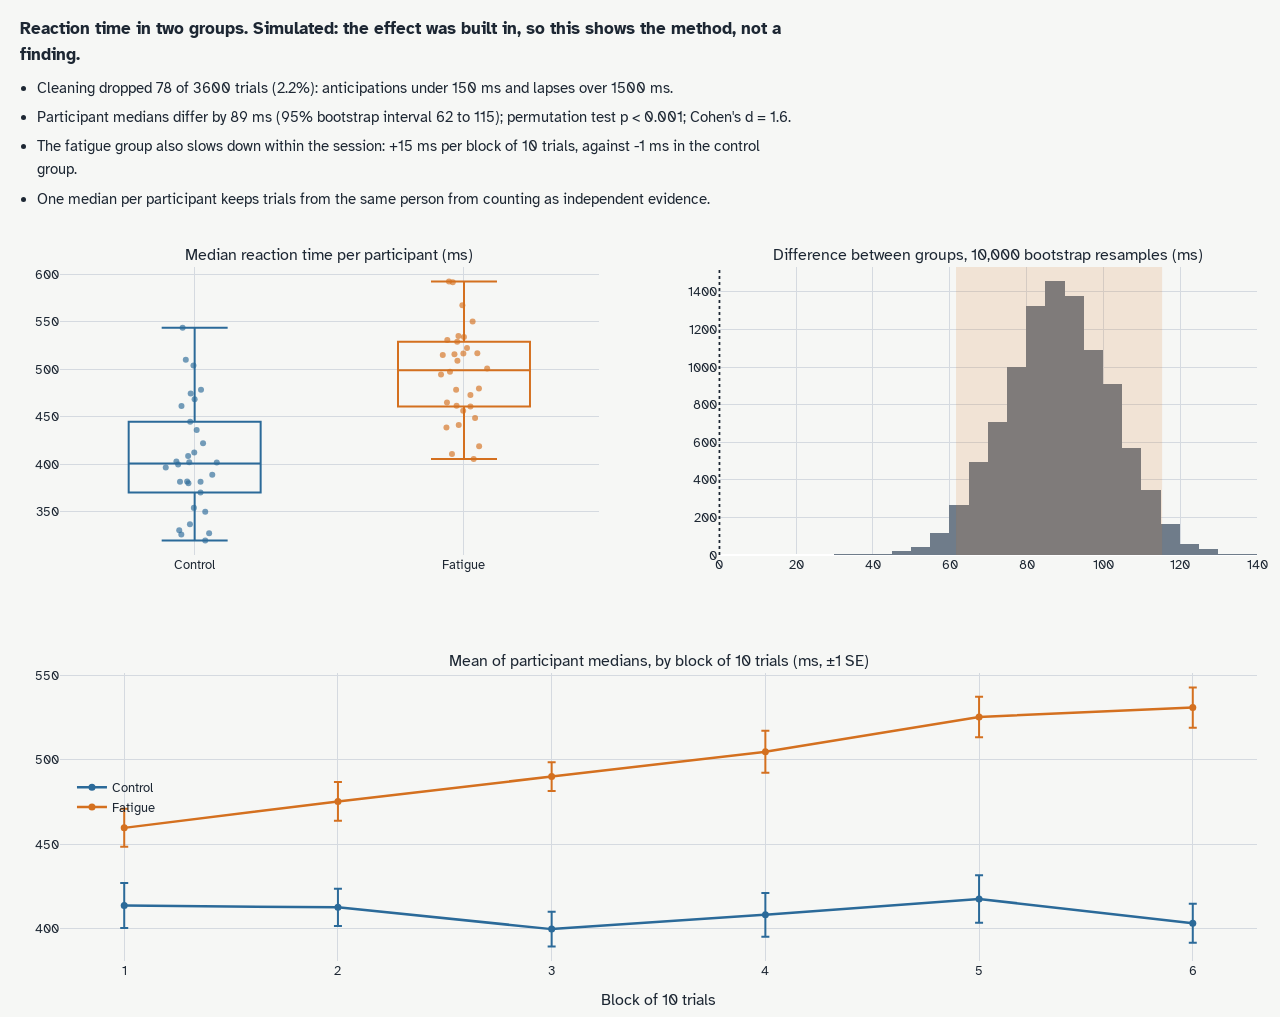
<file: dashboards/dashboard_reaction-time.html>
<!doctype html>
<html>
<head>
    <meta charset="utf-8" />
    <style>html, body {height: 100%;}</style>
<style>
@font-face{font-family:"Atkinson Hyperlegible";font-weight:400;src:url("../fonts/atkinson-hyperlegible-latin-400-normal.woff2") format("woff2")}
@font-face{font-family:"Atkinson Hyperlegible";font-weight:700;src:url("../fonts/atkinson-hyperlegible-latin-700-normal.woff2") format("woff2")}
body{margin:0;background:#f6f7f5}
.fx{font:400 15px/1.55 "Atkinson Hyperlegible",system-ui,sans-serif;color:#1d2733;padding:16px 20px 0;max-width:780px}
.fx p{font-weight:700;font-size:17px;margin:0 0 8px}
.fx ul{margin:0;padding-left:1.1em}
.fx li{margin:0 0 6px}
</style></head>
<body><div class="fx"><p>Reaction time in two groups. Simulated: the effect was built in, so this shows the method, not a finding.</p><ul><li>Cleaning dropped 78 of 3600 trials (2.2%): anticipations under 150 ms and lapses over 1500 ms.</li><li>Participant medians differ by 89 ms (95% bootstrap interval 62 to 115); permutation test p < 0.001; Cohen's d = 1.6.</li><li>The fatigue group also slows down within the session: +15 ms per block of 10 trials, against -1 ms in the control group.</li><li>One median per participant keeps trials from the same person from counting as independent evidence.</li></ul></div>
    <div style="height:800px; width:100%;">                        <script>window.PlotlyConfig = {MathJaxConfig: 'local'};</script>
        <script charset="utf-8" src="plotly.min.js"></script>                <div id="2d4d1ef9-e5e1-4805-929f-4107858d1d17" class="plotly-graph-div" style="height:100%; width:100%;"></div>            <script>                window.PLOTLYENV=window.PLOTLYENV || {};                                if (document.getElementById("2d4d1ef9-e5e1-4805-929f-4107858d1d17")) {                    Plotly.newPlot(                        "2d4d1ef9-e5e1-4805-929f-4107858d1d17",                        [{"boxpoints":"all","fillcolor":"rgba(0,0,0,0)","jitter":0.45,"line":{"color":"#2b6a99"},"marker":{"color":"#2b6a99","opacity":0.65,"size":6},"name":"Control","pointpos":0,"showlegend":false,"y":{"dtype":"f8","bdata":"kCxgo7EreUBWB+3lZdt3QGJUbFiP13dAQthe1sT4eEDQ5SnwNRt5QE8hCwRheX9ApWrrly\u002f3c0DzOS6LSgp1QLsJJX75pHRA5DFTOFAhd0DtDyWdIeN9QC6n7hhOIHlAlUnwkifDeUAscLxaSHF0QFwWJrdZ3X9ATSaSm0VDfUBirlOUHcV4QFfurbEG3nVAKsf1zlT8gEDkNjFt0k14QNNUlodhvndABBDj3JiHeUBTe\u002fk29R52QHxWVOlGXHRA8ICddsE9e0D2YgcD3aJ9QIZvHZjvXHpAup8JmWzWd0ADUpy5OMh7QAKliL9Z0XxA"},"type":"box","xaxis":"x","yaxis":"y"},{"boxpoints":"all","fillcolor":"rgba(0,0,0,0)","jitter":0.45,"line":{"color":"#d4701f"},"marker":{"color":"#d4701f","opacity":0.65,"size":6},"name":"Fatigue","pointpos":0,"showlegend":false,"y":{"dtype":"f8","bdata":"X1fo4fpTeUDH0n0Ma81\u002fQG+7bKppHIBAgkqar3rifUCSOiEvtAV8QL4lZansUIBAvhbMf02CfEAUM+sxkA59QMXggXEnEX9AXAf6uEHlfkCwxT6Rb3qCQNm0t57H1XxADNH9q9y1gEClM7c6g8p8QD+gazt3i31AmlB9KgCpeUDybMfL+ZF7QBwtvD5luIFAO9EOEOswgUAaOr27Y\u002fZ9QN54duczhoBA0LJWlr5le0A78BG8Jq6AQC1tMC\u002fkKXpA1XQdpqyBgkDcGIDikCKAQHwnZT2aJYBAYp+qPAIWgEAmosnRSkh\u002fQFYoJ6DvlIBA"},"type":"box","xaxis":"x","yaxis":"y"},{"marker":{"color":"#6f7c8a"},"nbinsx":50,"showlegend":false,"x":{"dtype":"f8","bdata":"[base64]\u002fBNaqdbQDTYMfl7FFhAMLc31bglU0CgZY732ghSQASZyB0ByVNAjLBuf+sZVECUmkNQ3E5UQETRn8NNWlNA0PHIQLK+W0BEaqAd\u002f7xSQGBBvF1jBFBAmARx79g\u002fTUBcfQzRwAFUQEiyFM936VhAiLT7ZLIXUkAITs1QwPBXQHRNXlcUDFVAcHZ3l0xRWEA87KL43QRdQECwUrsYNlRAnKlf7tRJU0CECMLATJZQQDjH6cifullAdEAy\u002f5ziVUBof0niQEpWQMyujv7islNAdE0+GAfuUUB4raJ6prZXQAQfVzetp1hAGDDXTCj2UkCcHVaXBbVTQMjW8EtJfVtACBi\u002fJB5aW0DogMAq2RdZQLx2\u002ffU6jFlABODavBxkU0C8uRtiIgtaQNgqrfTDCVFAvKWSkNRjWED0WvLa60FTQGC\[base64]\[base64]\u002fyIUXyVECoeX8i7vpXQPgcX4n2HFdA9NdefCxBU0AAT5V9Vx9YQOAVskgawFJAbN1Ze9V7VkDMs9B8pJNaQCjAUMSD4lNA6M83HTgDWEA0ZwC1JO1XQKiY\u002fJl1D09AOE6wm66lU0BIE1x\u002f+qBYQIDcF8px81NAVNaPqVVqUkCw5B4HYE5TQLzlNuppD1VA4DxJpWjHVUDMvivSUMZXQCiUvHYwbU5AuB8TDcYAV0Cwc9\u002fOHRpYQPga6b2lSVJA\u002fNgNgM5tWEDoovJAZWxPQHCpcbpw\u002fFVApLlF7+kXWUAgyKswMRdaQGje7ebJqFlArHnZQhXsW0CAOSPUo3NXQAxmrRVh5lhAlKbl1hAsWEDA6abMBQRVQLTOJkhG6ldAUNQ4PAhFUEDsKDH9fhpUQByhjzBmSlhAGPhwP\u002ffPWEBYpF6rB4VQQJTDbHlfrllAFP8dRRhnVEBcuAuZZzBdQMR3U5YWtllA3KwLsAJrVEC8fkK5Jo1UQDDdl+XoMlNAPJB1HnzGU0A4fVxiZrBKQLBZ4L32vFVAsNxHqWlEUkCIypP+V0VSQAwl4Tq\u002f+1VAnF6nQRnyV0CkyvZhzSlYQIDR\u002fffXcVRA3Gd8\[base64]\u002fVUBExnlSzyBZQEjNpioArVdAYH\u002fUZ8HYVECsBePWFYRXQCwfmMSZ6VRAnM9BWn+qWEB4wuJ8Tx5YQDTva3u36lVAbOm+\u002fK0BVkAobHNlM9xcQPRaFG1j\u002fVNAMOt42EL7VkAIhehOB0lbQFj0es8dq1VAnJXmkDn\u002fVkBMSgz4ibFUQPAsi6+PKFBAxLsmpbumVED0Wl3382ZbQOhv7c1mJ1xAbKeVUe5UWEDg5tQ5RBFJQKBV1dMRjVRAHKj2VZYLUUCQQ8eH\[base64]\u002f+V0DcOFM5e15YQCDIAQRDRVNAmHg\u002fFqRPU0BEeDDpzvdYQChFlgCg7V1A5HNM6MfXV0BIbN4Jeu5VQITi3kZBblVA+J0wNynhWUDQBzIYgLBQQExiU\u002f29f1ZAoKb\u002fr08wWECU8NKTxSJaQDjBhuxxzldAxK\[base64]\u002fxRtPV0B8UQGwhaJWQITTCtrbBFhA5J1dXcHLUkCUe6VwPFRYQAiJ6DnWU1VAsERICwKeTECwGl\u002f5WGNXQBC5w1Lib1ZA9AXP6yXkVkCEtebA2gFZQOyXaJq3LVhA+MLmN962XkDwqdmO2sxTQLCPs6jNKFVAUARgXg9PVECY3XgaqlNUQIikBXtHBF5AfGojpWhbV0D4I5nJMWFWQEBtPVvEhE5A8G7N\u002frIZUEAMq3t\u002fo0JaQNCH5d+Wkl5AdFVCvObKUUCkUv6lsPBWQDgo4JkVyldAvIa102FIWUC8feUsga1WQHTOtaajG1lA+G2Y2TgTVUDA4A9if1pRQIjtL8gqcEtA4NKiv8G9VEAo1W\u002f2\u002f0FTQDgkZ86gLVZAABnN1ikqWEBA3mY0u59ZQMzWnEw1IlVA6Ee3RvQLUUAkELpL95JTQKSbcER\[base64]\u002fHcTvNYQCz+h4jDUlZAlJpnOsrNVUDk30me3t5aQCjI2gItllVALIjWHvA7V0BoV2MO585TQAieqNITJVNAPJPGUZ\u002fPUUAoGKdRRZNRQJwihhpnPFlAlGaRHW1hWUAgTy\[base64]\[base64]\u002f7HFpAWJ0z\u002fKXBX0AU6v0e685QQGyOUdEP0FtALH7ey\u002f6fVUDUQWrlE0BXQFDK8aRRDlRA0O66CnS6WEDo6IbyWjZaQGT5RgISD1dAzLr3rHNEWUBYIznIX\u002fBVQPx8RAeDulZAbISTntg7VkCwiiK169pYQGSv9GdC91RAEGKsNvc6VkD0A+S4ZM1YQOQtXm3wXlVA7Jfi782wU0CwrsqUrAVQQKCguYeu3lBA3MxfI6VzVEBcdu2J4rdXQGx6iYJJblVAWH\u002fjckpXVkDww\u002ft3fxNXQBiGmZyqE1hAnGLf14eiVEBI2GPkLSRMQKDJ\u002fE\[base64]\u002fBhcwc1TQJhOwqFFmltAQNiCBOkJXEBQ9pHmRu1UQEAYgI5U5ldA0Fjp0uhLTkAA3vkRQMJWQOxYNsleZVlA9MuZu6nqV0CQ7pZDwRZYQGBSC8xt\[base64]\[base64]\[base64]\u002f75VkBwxdqD3aFUQHS2ejAaeldAINXoUSw7WEA0vUzZ7rxWQBDzUTM83FdASCy7Y3hpVkD8K1nx6btUQLzGe3mAHVZAQO2VaFyPV0C8O70rIT9aQEjd5QDqyFtACGtK4zVeVkC44biCOdpTQEBwG6u\u002fI1dA4CHYwnJOXECo9xl893RQQDCxQOv01FRAbDUKG\u002feuWUCITSvczL1ZQOA0i9bgmVtAjK\u002fKRiG1U0AUAKj+czlaQJyUbMCJWlpA7FCLjMejVEDIn\u002fdUJHpWQCT6znedEFFAENPcctU9VkAEc5aHM35XQOCD0UwLKFVAoCadwC0sWkBkNU57YL9XQJBn6tM77VRAMDk8UHc3W0B4xlje54RTQEjKb7U\u002fkFRABEhLAzOgV0AAO6uEukZUQAhVrhFESFlAyIojZrn4UkDE+EAbKOxRQKA8JTxCplNABJcIVifcWEDE6yMyUiRYQHzO3XeasFNAcDniUzGrVkBIcw+yoEFRQNhe+mQEgVhAHH52C\u002fYSV0C8yqRah2lQQPCnFF0am1pAXPLKlrQ9WkBEETQ0CQ1XQCDS6Z9uSlJA+J5xS4IWUUDoVOh74xhFQIi2n9UHDFxAJOUkBCX9UkCIaD\u002f+ISRTQOiILuieWVNA0JYxd3USVUBAPDNSu85WQJSTiMeTiFVAMFQS3AvnVEB4vdp5SqdWQATWL1sfQ1tAiPR3KsNPVUCYD\[base64]\u002fjRaLKU0DsoGpBxNdWQGBQUG7W\u002fVhA4CrQT++vU0DYAuAJtAtbQMTju9Vy5F1AYGGfIXyFWEC0lkmEhWFbQKR01MAep1dAJBb54r4TWECEcbS+iapTQFCXS\u002f8bwlNA\u002fDIHwb+oV0CE5xoyZEJaQCQ8rMqi7ldAoPLy12EmTkCcH5eZ85JUQGjagQ2aTVNA2F7ZxqU6XECw\u002fmwmkcNRQJxxacjW8lRAVHBX4CkjWUAwHd3r7npUQAhPikdLI1ZA1Hz4HQSbVUB4JKpFNJpUQJTzPkYvvFNA7LiOIz\u002fJVUBgPpoaTZlaQPg48xiRXVFA7L45HhpbVUDklj36\u002fm9ZQHTGv8KaxlZAvDwc2+M8WEAMTplDBmRSQOx4CxIhu1RAjPBh1PtzWUAwbjlZPkhMQKgRfaLBslRAmMJqYwF8WkBQmUHzeNVZQDh\[base64]\u002f+FRAzLnBZndnW0DoiKOc2SVXQKil1ZrnYFFAgMC7v5RpUECcsxjASgBVQJAUUqjPmlVAtI5DModNVkBEvLIBWuRWQCzpCPA2PVhAvA211+bjU0Bwsd7RVnhbQFQsoYMu51dAtByK25UWXEAoj8MBiZlaQACFp7+oj1hAgJc7+50eXUDA2ysLMNJSQMjpvL\u002fRQ1NA1Fw4DzY+XkBMlZcC2CBaQGifGqFALlRAEOvdSdZqTkBEHlAZARhZQBAVr7YJyVxATFnwFWabWEB4N\u002fiL83ZRQAxz8z+pCFZA0KKPefH4U0AENp1yF8VWQFiKD14ydFRAdDCjTvSOWEBEz1Lr\u002fn9aQBRrgLC6aFZAcEsVdJpIX0DobJ7H7SBUQOQ8CzTZ\u002f1VAfJGTCCzFVkBwSpOORYJUQNRH9vGWelZAPFwLYA9cV0AobGbAqHFUQLhC8XWApldA+N6n7NeOVUD8t271waVXQGiaZcI+o1JA0K9eXjkFWkB0qltO\u002fG1UQLQHQWZgzVRAZMUbFcylU0A0KxM6oUFUQIQE3x2lb1NAiAZHMaqsUUDILbmWyp5UQLhBIB\[base64]\u002f0eGonFZA7CUVUIiGV0AkTNsetRlTQABNFZmXo1VAOPdVrQOzUEDI6HilL+VXQFSae6JnpVFAiLrbW5JuVEBct5BN041RQFQcWv9ZbV1A0KeTv6OvWEB4OQgramxWQEQFKesWulNA+LbJVDPoVECcOgjPu+pWQOSCk5PP51BAhCb+x\u002fb8UECI9\[base64]\u002fp3QZSQGD4Xc831VZARGnYWP1GVUDsrV9WKOFSQGCAojNa9FdAqLW+36aZWEDQQ+ieQR1VQCQj5c6LVFhATIVDYiwqUkDcmElZtiNcQHQ8dXAAjFlA9AHPZPsWXECsEd\u002f9bbZUQBRsuFPo9ltASGpN3dJfVUAAbmHC0wpPQERZO3ppkFhAvGMrZk+OWEDEwwWNH2lUQGhUX0FgS1NArF60FrAkW0AA4mYMXo9JQCxZ2c2no1BAUJ6VH\[base64]\u002f1ebWECYBG+DVpdKQNhnI7ZdJFdAJL\u002fAGSMzVUDESS0RqAxYQBSNOSOpKlZA2OvWstZqUEDwi+H1U9NUQLQQVTyEj1pAyLF3VbnVU0CYXzewRZpbQCgJ1vOdfVRAJB4TQA6jU0BAU8K\[base64]\u002frwCVZANFmT36IPW0BItjSMbfRVQGyGKf4Y+FZA8JQbCCzjVUDotiHvjHxZQOBnYJn0t1VAKL1dzt5iWEC4v0SXuGxNQKTENJsbllBAMBi7IZrNVEBY40otcVhTQJhAzNJOI1RATDri\u002fZ31UUAE858VTc1VQODEl13rzVtAECyz5gOeWUBcGWkCiu1TQMDMyGlMrEtAHHgC9e\u002fjW0BQHI04rz9YQJBhygDWRFVAtOr9BLzDWEC0Taoeh8hUQBhjZsZ7lFlAsOMSkL3QVkDcwD\u002foVRZZQKS45v21olVANHOjdPhoVUAkx1MsH0pWQGg9FDpk1ltAYO\u002fcLbr\[base64]\u002fxWQDg1aFjk\u002fFdAtAWRMRagV0Covtt308VVQBTUFG+XH1ZAMGiWF2NtVkAwhtQHCQ5TQLyExafyqFRAcBjd0LksVkAMygRjD9dSQMjio8tHYVlA5FVS1xh\[base64]\u002fFVZAIL9CJjGyTkBoai19EntUQOij7wOM3kpA2OZ6ybzYU0Dwws63bxtUQFilfTKGp1NASKRgLh\u002fOVkBQaZPndglWQMSxaykHx1hAvCKXJ+yBWUBgqqMjFf9YQBQiKUltAlhAYDloNWmuUkBUFlQgmtVZQOSmho9NV1VASHJaMFW3VEB0h4z+pTFTQBD\u002fRDiVE1lAaGNT2HPwWECMGnnzVXRTQMh2TLqbBlhAtGqJhSbFVUDYdFq1qidaQPw1dkfwPlFAcJA5pEweVkB0c19zn2JWQEx8paMXNFRAdKhazXWhUUDoAErgkZJUQAQ0qn7mI1RAZHE09\u002fgvVEDc+\u002ffJtEVTQCSnDIBup1lA0HNnrhZBVECUD5cHtCxWQBCv6HKsCVRAdAHBEXTKWkAgfZBDXGpPQKzW4HqGD1ZAnNAxDhGvV0CAElYnSlRWQDCEnKB\u002fT1lAYNx9C0ZjUkBEOTEgmm5RQHg43BMiIFRA4PfpdgKUW0AI5sY7jfJUQKC+o3DdNlpASOyOeQqlT0CYXCD2qVhRQLyTWTh+JlVARDzyh6\u002foWUA0O9V8I3NWQKgvZ6dQVldAxBR4pn7rV0BMK9aZ\u002ftZXQMivSwHdU1dAYMl8tCqHVEDItpEseB5ZQLynWYahBFhAMOvvR3yLWkBgf\u002f5LIGtaQED3uJ0uUU1AhOloXRMzV0DoRdO6otVUQCh0eMGFLFRArH1RQ\[base64]\u002fbpjhhXQCCF2FJGm1pA6OT6cc34U0Ak\u002f5yGSilWQPgGP0V45lVAbBET\u002fLDBVUB0MOUuTihbQCyNopW6+lpApGRn1MZfVECIZTQqJclUQMTV5mtK2lJA9CRm0o\u002fRUkCksNjKsxRXQHRnNOPzTFBAKC1d1xqJVkAo4Y3cw7ZUQDTT64ExdlRA0H76oCNNSEC8bI+XyXNXQCSx8F77YVNA+DalO937U0CsRmA+eNdTQCBAul0VUFZA9Cx66bI9WECULZColvdQQMBbe+NGtVNAEPwJtrQDU0CYm8WswZdWQKC\u002f\u002fG+CKVFAqPuOUYEGW0AA\u002fjl6+pJRQCyeGJZ6+FVAOOSq\u002fzWXVEDMw\u002fGznKtYQAx+fZzt6l1AwJ6iNfVwU0C4GpGCmH9VQKDp6sJ+rlRAbJ25bfHhVkCkMu6ai71YQAijDIR32FRA\u002fC6+hHTDWUAkYTrIdVBTQNzbvhxc9VhAPOWiqKhJVEAA1V\u002f5FTtRQCgeLtihGlFAOGXe6IhIWUCI59\u002f0KHhUQAjA6YDkwVRArMCv0fIWWUDgz5BWuAdYQAAXEXeEDlJA6A9fNVXGUkDEl\[base64]\u002fOsyGOVkAgwqkO6GpWQNggdb0dIFdAmBmHUudJVkCoq2TuiRBUQKwHAp6dNVFAJMcaBczDUkDAXQeKSuFbQDgQPq2i1FVAvM6+DZRKVEDojyJsyu9RQODSW9oSxVlAyEybs3QVUEAYmkdui5VTQNTVabwz\u002flFAVFYabn3IVkAwoaifcxpYQGyPRBKT2ldA2P8HQBmVVEB8jOH\u002fiL1WQBh6h7PVulVAzEHsfxy2V0DwmgtZ\u002fr9ZQMzo1TNcZVRAJE8iNy4DVkBwm\u002fQX0upWQKC+G6j3i1RAPDI5SmgfVkCwE\u002fWO3MNZQNBKYzLYL1JAJA1\u002fI6GhWEA4ih9d2vxWQMCsX1RaBFtAoNRaHDHDVUDE3uKzPQZXQICbZ6pZK1pAMF3uSO0yWEBIKYozz+9ZQJRgDeAixlpA4LBirULNVUA4oCOp7whdQFC\u002fUPzK3VdA9F3qnQt7WkAo+DR60JFVQJgo6GgnFl1AeFl6SpVLVUDYI0cZ1CNYQKC0uzikLFtABKaMB7L4UEBgtVGBBvRUQNCA\u002fmohmE1AGO0yssscUEAgpKZeXlpWQBiRy9dVUFVARM\u002f0vLQ5VkDMzsbMKaZaQNTS6HsJPVhAhC7CRqZJUUA4eR+\u002fyhxXQPCnkHHyI1RASCAi51+gU0CEfVF4x3tSQDAA6G9qalVAXI5Q6l4pUEDgjxjhPB1SQIyzs09ymlNAsC\u002fsrugOVUDUa7KYHWFaQFR0oiAp5llAiF2BzEiRVECgCYdddWNUQDhSmnPA\u002fVRAyNdLYOTNU0Bo7ubSUZZSQEThcyjyH1lA8BnG+f3bWEDkZsm23BRRQEA2a7P0y1lADO5HXR9NUUCcxmyTFVtUQAhzpfXTMVVA9B\u002fKCqfWWUD4eq55AidaQLCR5TN2xlZApDM57VSCW0B03O5cI5JbQHRm+F\u002f0hl5AbGKNTSQRW0DEKKmkYtBSQGg\u002ftzzECFhA2CQB441oUkDUNsUA9NZbQKgzu\u002ff8FVlAPNehcoZgV0BsMDHuFixSQAzWtyON61dAjMrMMoFvVkAA\u002fjDtgGNbQDjXf8H8XVJAxDYehTjGWEAoaAjb5pVaQGyO0BvzgFNAxJi0L9IqWkA4kad1M\u002fRWQACvfL4LdVhAgP\u002fX93qjV0AUH09vB+xXQEBa8iNoKVRAhNCnZAn+VkDI1Y90GIFQQOzg4\[base64]\u002fmBZQMCVS5665E9ArDv1TRCNVkCIP7CBtd5YQESESlQTHFdARHNHx86WWECA4SUjPi1SQDhESIxTMldAQHtXsodTVUBIAq1l0hpQQLT2gzQnRVZAxFh0jJQnWUB0FCWkL2tZQEgmK\u002fsTdlRAuCJjg0ndXEDo6p6KCjBdQJBxaHPod1VADD4YBAkdWkAk9g+DkKFaQNSuFq2cMFxAkC\u002fKhNyBWEDw5miecA1XQLAACANftlpA4F2AK3mtWUDAOd3bjKhRQPg2rW0P9k5AIBUBjEbnVEDYb1\[base64]\u002fj9UQEAf5bEZZVhAdKmTUrvdWUD8S7\u002fAg3RaQBRagbWjdlNAFISgoZDuUUBY\[base64]\u002fnRZJrVZQGAjPVL3\u002f09AZBx1ongEU0D0dtu\u002fAydYQAiOFSQJN1ZAWJDqcP1OXUBcJdwuV7VSQAjd4EvUs1RAHKi3z3iJWkBEdwqx\[base64]\u002fvsghltA+OrTPb\u002fLVkD0T6eMMDhZQKh8z+HRO1VA9DT8r3xLVUA8yCYUgDJfQFg1f8za\u002flFAELafZUG3VUAcBdOndlJbQGzD2NzlylxAzDjqz\[base64]\u002f0sPyU0AEz5BE5f9TQOiYYBzGEFdAUI47tUR\u002fU0DYQUD\u002f5dhSQIDiug0qEE1ADH2Wd4seU0DwZ0vzPBJJQHii29flSVpAaHtiuOQ3U0BMj4Xi145YQDieGiFLbFJANO2imi5kV0DQaOVQFLxWQCCsTrMziFZAWK5tjNecUkCwx15uG21VQNRuehWF+FhA4JMRu70YVUBMhNd+UmxUQOAX1sD3\u002f1hA9C3QItTiVEAQxs+qWHZXQNxL8op\u002fb1pAFKdUtx3pU0BYUAr4N7xcQHClCoiCrFhA9PIyoSCLWUC8CBDKDIJYQMASCHOc+1VAUK\u002f7NieWVkCAkOrPeCBbQHg8G5hjA1dAcERoQtwlRkBgdmndB2RWQJwWqbMN\u002f1tAWCX65Y3uWECIlCJMl\u002ftXQEx1N3fTU1JAGEOKSY5SWkAUH7x4lYFTQGw9dtIXw1ZAgHv5JnL2UEAMu+BrxktTQOC1SPlGOFZAFPgSP1CTWUAYjyL\u002fX65UQDg+AY421FRAyAmXgf6BVUDUayX5dH1YQPT+nu1EyVJAVBg5Q4TtVUAwyiosWa1aQITatHz4ylJAaMRCQ0GxVkC8uCu+\u002fXxRQHQw+k4Z51NAgPUGb6RxVkB8TPMixGdYQDhkvg\u002ffrFNAAA8xWtp7VkDEWAumDUBWQJRTPpftp1JAmJIfeoshVECsn4qtPfNVQAxy2QxpxVhAnL2c\u002fC\u002feVkDQacTBditRQLx17iW6d1dA3BXJOvFgWkDYGKuHZbxQQCg87FHT9VRAJIKFA9YbV0DADzUflmJPQBj7JkhNeVNAmJr6TrkGWkDYe4KUbphYQPQwnR0GNVRAeOsTMlIBUEAkcc7Jr9RSQHjY1lab7FdAzOWSm3M8U0Bg2OIYg4lNQLzi1feDMFZAfF\u002f0F7XyVUCAJL0ty3hTQPCwIkyY2k9AIG64Wh4SUEC8LCRV4IhVQJRjauKfm1NAQCOzEJa0UkA8+nIMDahYQGBZtMHlQlFA1OBuzUDOU0Dg5LuSFJFaQDhZdy7UN1FAaNqRb9CEVEAEJLD4PshWQOimMugYZ1hAiFZAPm\[base64]\u002fkhCVZA6KzQDeSWX0BYERHCaLpPQISwde4HI1NAbMle5NL1VkBMz3djv0NaQFjW\u002fRd91VRAwINOCsz2V0AMzcofSfFXQBQHCsm9PVdAeEYzFm7wWECo0Fw0ASlZQOjSKLu5SltA6L02DW23UED8wHrXf\[base64]\u002fVl8t3JUQNg9OSx+xllAaCuuvvi7VkDQrWOyrXlTQDzE8Hs\u002fSVVAQIoQuAVxUUAsyTWdRAlaQOyKz+TGaVpAjLAbNw9YWkAY2dmuoDhVQFjSzAexyVZAwHgs35d7V0AMdTO1uQVTQIB6NCE7G1NATCTbaoI0WUCs2x\u002fvPNlVQPBQfCXi7lVA+Fz02GzNU0Cg7QHSSoRQQLy9DXNsAlNAINJEywp3VEBMASzAGftUQAQUS2qhbFJAENGoAPTzVEAkuqLRuCpdQIRjQXhI21lAyB73mV3TWEBg\u002fNHLm+ZXQJgKINdnBVlACEj2EeZUUECGDv4b0g9hQDR\u002f3bX9mlJAcNLXm6gMUkCkN\u002fEzTs9RQODYk43lUFhAKLlhHVSaWEBs2sYS62NXQPB9qPUlg1ZAQONjCvFLVEC4JQbDCJhXQCyMPfY\[base64]\u002fBhVUDoTyrHjgJUQMTkWJA0clxA1OYxv\u002fvQV0B0p++RDaZTQCSS+\u002f2CQVhAeNtpkt+iV0D4zv5ZDmNWQPRJjMCDC1dAWNeKXFwDUEBIh7WNQEVXQCARjH\u002fpGFdAyEjAO3\u002flWkAoN+Yky91ZQFwxlNkz91VArNqkVJelVkAABu66eu1ZQMSuYFW2vVtAdCbnNNuzVUBIhmoKCplXQPjWutKevVNAfLqktf25VUA82z5r\u002fyBUQAjG27wiTFNA5D4a8Z6rUUDIqlCsCLBVQLDj6a6qYlZAEDzcWmwNXEDQkJwp\u002fidbQOB1Y1myl1ZAuFXZ0LJxUUBAfgbaM8RXQPD\u002fbGie0FNA9J8x9d7+WkCMrd0EYlhVQFDdKgb2yFlACLISar7hU0DEqL2ggk5SQACc0dP2t1RAKLm+huN2VUA4J4gBt5BVQDydSWU95lVA8JVOedDcU0DgI9MZ0IdXQEBW\u002ffLOC1NAEHwNq1XJVUA0KdCwjj1SQFAX0phCo1xAjEM57YQWV0A8cszXwIxeQMBtwke4NFhAdO6+DlXhVUCMW6WVtiVWQCC7p2GcMVpAKB9YWsXnUECc5Ouu6JlWQCh1rugQU1NAdAOFXWRcUUCUzoRRwQFXQNBfr3JwTFZAWBOw9RvEXUAQO\u002fMoDlFVQOCvPec6JlRAQHHtXT+hV0AYTPmVcx1WQDTN7x\u002fAMVRAiDV4+vG5WED0mvzScZBSQECIDqoh01hAzOJV5Sv4WEAsRdro0AlWQBiyLZJjHFtAcNUek76XUkBMW+kFZEVYQFySBSAF1VVAtNX+REBfU0DoqSDezjdQQJAZZgMsMF1AHKZ5BT5lWkD4isP5OIVUQDQ8+HlvLFdAHN\u002fKQiL6UkAU8HrjXihVQLh\u002fPSAH01NAVObomgJPVEBs1Kb3b2BZQFBeymwGMFNAlFzEi\[base64]\[base64]\u002fpBJXQHw3aNvRY1lADFZ02dsrV0CYAM4\u002fCQxYQEh6L5zmIlhAqESSqjhkVUDgYV4ojC5QQHB\[base64]\u002fkpbBFZABDWGr2qpW0B8773ZmQJVQODbDc6VfFRAgEo3KUy3U0A0TQm+8fdVQGQgMw3jwFFAqC2Nwo1\u002fVkAUagYW2IdRQPjB8k+ihlNAFGgv+j\u002fpVEAYyjT2GoJUQEBLu\u002feBbFRAJHP3OBOHUkBwhZaW9GtYQLhS+S9+SFtAXPG6JFNJVEDAg+tFFMJRQNBacAQf1lVArL+DxGoEV0B4gevgurJVQLDPRLJ\u002fLVdAQEtjZHEaXECE+KOcv1tVQGSD+R5RwlVAqKuILdK+WkC0yXrapM9UQMRxBLZWlVpACA53MyXfWkDYNpJda\u002ftPQNzRYTKDJ1dAUChSlr\u002fJVUCI9RErPalUQBw0wo+fqFVAtP\u002fGjIzxU0CwuPFjtptGQBhqH6fBIlJAAJCC++jpVkB8Zjyp0QVWQLhTByemg1RAoELaR4UCWEC8IQEeBs1SQPxrmKjja1lAKMFbFdoQWEA0cd43RutYQIx42q5Z9FRAqPRUWXZwXECoKM1La75UQHifalNoJFNAwH1vY\u002f21SUD4Y\u002fGg3+1VQCyPaJtzOFVA\[base64]\u002flqCFVA3K6u\u002fVtRU0AMJsMMm\u002f1XQJiEfXHcwVNA8Iefv5kUVkCAbyp+sD5aQKC\u002fo1uVyldAoEviOHl6U0CYUSSb1bZPQMhZ\u002f46OGVFA\u002fE7fCtzGUEBUN2IeZxBYQCSTFkKYOFRAsPTI\u002fnMcW0AchcZNeA5RQID4xJlQ6FRA\u002fPJLIYoDV0DITCpeZwdSQMB2cuqN\[base64]\u002f+q3JWQGS7eBH6q19ApN76jpAeWUDAiaW0+FVUQLi\[base64]\u002fNaVUCQuhQ\u002f559VQJDLeUEUWVdA6IpSSOhaVECMn\[base64]\u002fbilpAVHrT4vNfVkDYWE27OJdQQPQ9MIg1kFBApF2KAtlkVUCoQfJ0cOhTQLSbHtAqcVVA+FpM+n4MU0BEl80bkVdWQOCC4V8Ox1NAkIWi+bxuX0Ao6v9\u002fhB9YQDiij6j4qFVAHARQsVPWVEDU9jaiJGlUQLi8IHVbC1dA7ENNRp9UWEBA7Y40x2RWQJxTbv2ZOVNA6DSWJK\u002fLVEAItMQSZ\u002fNQQJwJs2yRm1BAHGogwMHEWECcL1owwaBVQJRcqEXhilVAPK8SIqpTWEDIePyaC3ZRQHx8qBCU\u002fFNAyHNu2GUpWUBI5K2RhNtUQCxmkK1CqlRAaOexw7rJVkB0mwFK0YxQQPg8QQOyKlZA+PfQmFc6U0C0AL6FDCBQQNzfnpFHE1ZA3D0llVa7VUDgRPCsUIpQQHwJEEn5SlBAXOx\u002fSujrW0CA37vqz0RRQMzTtr5LKlRACEUxwBuuUUBc7TdN86VbQCRl+BVfV1FAjMRx\u002ffFoV0DAUy+Rs5dUQETxniAdw1hA2LTR9VEgVEBoXMDB815WQAR8wMJmz1xAGHypND26WkC0sRWdgGJYQCApD1bb1VhAGOjEixsZWUB03D5O4r9XQKir8Nsa9lNA\u002fIxAnfruUkBACv55rI1ZQMjd55D6pFNASDK3AoiPWUBADj\u002fF6KpXQFxIZyMbXFVASIXUf0ilV0AQ2Sa+gA5ZQDzSWH1bJVJASHzwip0JWUBEmPBkMbNaQMiRN3HDB1VApL06LsNxWUCo\u002fiWtl+ZYQIjNGrH\u002fq1dAODCvry10XEDwnB8JsilYQNzUn4UH0FdAkGXpJOXqVkC8b8TwCZRYQOhbSyOR219AcJ9SUPQaV0DMMYELvVpZQCChK0+W2FJACPda4icvWkDs+ivbB\u002fJSQChJ5W0cj0dAyAr+\u002f\u002fWnUUAorBPI6MRUQMx42Me2a1hAGAvEDSxTVkAMfuXUTAFUQMScvxZWGFVADNW1ntUpWUCUz5Hpn49WQPACyoxH4VZAkONFI\u002fI\u002fVUDEKLYPFP1ZQCzKhsvgBlpAPJPuLr5aVkDw9+PLFhdPQKiXGWj62VVAPIhPNtWtU0DgIcTYT2tQQKRrQhFZhVhA\u002fDVt6RhQUEA0NVXlVF5dQGCvoecztlVA8EGr\u002fHoHTEDwMCMJek1WQHhE081q+lVAoPt5gRxEVkDwF37ljWlXQOj8A0AKqFNAFCnTDP47WEDwlq5gK8lTQIw2d83FTVdAkMyEgDP\u002fUUAcVgaMhwJVQCwRbAplzlhAuF2TFAJVWUCwT2cIu2hbQAyIiHKn1VdAQBlR7X6zU0C0LsJjdjpXQHCsH0HP509AVDQcJrr3UkAYaA+uVeVPQNRkJxMFnF1AJIK5Xu6tVEAskYAabRtXQISC\u002foh0AlZA1AMCmyDnVECskpddEPVQQAjaLhnaaVVAiJ9gBpJvWEBIadrZukxYQEhWQU5oW1dABIBDWKHyUUAEC20loZFZQOBP6fc6W1dAsJhXxn1VUUAw6NI7talWQNAN\u002fsDxjVlAgKA2QMVsU0AUW8Cd\u002fSZTQHxrnN6JE1xAOKNhuH8fUEDoP3kIufJWQFzEyx8YtFBAPIGEcgcLUkAE4Imn6f9XQHhT7Okw405ADOv4ZtN5WUAI6yKmaqVXQLC\u002ftB1FJFdAWO2udD3DWEDEh29mp4NZQAh5RgRwF1dAXC3y8QO6VUDEYyT8DddTQJjIukIZglZA6DibWQe+WECAfcoo7zdaQOAxJ5nJZVhA4NxiIPY7V0BcSPNR3\u002fJWQDiCkopc11dACAfdgxw5VUBMMLpL8IFUQJBsap8U5FdAnHQTdCaTUECsV\u002f6XmmVVQLzADCBj8lZAENwTXIAlSUDkl9ezrT5VQJwye\u002fEwC1xAZNLypDSlUECU4cI4cdpZQPgZf2qrU1hANCHczJolWUCYGEgcGVRUQEwSLRC6AVBAmD75SKleT0CYPjKCZFJNQAA9VuCm3lZA+K2bqTr8VECIZ6PuznFWQDT91hlojVRAqGicLf84VECgZu4vclBLQCgSP4R\u002fnFxAqF\u002fjYN9RU0AIdjuHD7FYQPiFpydOAVRAwEBKEQRQT0Aw92R6ez1VQETyzOFAkVdAbDpltkA4UkDk6LICjkBVQMi0n\[base64]\u002fU1eTtF9AXLtmR86TWEAYOvMiB8lVQHQFjP6mzFVA4KivRKiZUUDkoM+9BPxbQBj1naOoZVVAmK1DJUALVkC4dbsEnbtXQPDWsu3otVVANM0a9UCZVUDw3dffCsFWQCiUhm5z5lRASCVQznAGU0CAhRu\u002fO+FYQOTCilpHkFJA7BBkRhTCV0BcdURH9RtaQGDR2dwIWltA2KkG8TeXWUCo44Pbv0tVQDjMRT3Ux09AgFtldWxjVUDYV7kNprRVQJwfjNOPDlVA8HCbIUWlS0AUuiNGFuhaQHSK39CuVFZAIPhYm1cBW0Dk4Nc1gPBcQFgDMC770E5AAJ8bFW1\[base64]\u002fVEB4BxMe40VTQKRKa2KL4VpAlBf4CtyzWUBkeo5Fn1BTQAitCaApGVlARJtHEmH3VkCMAt466uFWQFBmaVoU0FRAiCZ\u002fVZDGV0D8efP9OT9WQKj6Yve2tVlAkEI8EPe6T0Cc4fDd+rFYQBys0yDB9FhA\u002fDlhHO\u002fLWUAYnYP5rcNSQAjKkKZ3t1dA6JY4Jx\u002fNVECYI9Z8fsJZQHTGy63VWFtAvKVWiYc+VUBw+Z+K4xVaQAA2gYuZFFNAPOXwMdn6VkB4+z7y\u002fwteQBiF6c47slNAxBmWa59tWED4Xk5\u002fXABRQOABZWIiiU9A\u002fLkAza2SV0BsvMzG20VUQJzUbKldSVNAVLLN5dk7XUCQwqVUrThVQMDS\u002f9ktJVdARE7A\u002fJ8zVkBQ0mFKTV5ZQFgF8+s7l1ZAsLAsxv1iYEB0VmqjVSRdQIRxhrCe\u002f1JAVFC\u002fHsFEVUCMKSZDmx5WQGALBpe64VtAgFskY+PlVkCU5nv33htTQCSSNhiSTFVAOHe44lCtUkDs6AemFLRUQES4rDucGFNAkMKjQFE5WkCAJjINTt1XQPg9STEHtVdAhPYJ4tpyVUB8ss9I9f5YQCCSAkUcTVVAHBVZw1MqWUAggr6\u002fmPtXQOgZV1h\u002foVZAxL4OgYGHUUBMpyfj5f1TQKCoGTRKv1NAgAwDy4NuUUBweiA7LrpQQHiJDK28AlhABGAkYruYWUB0q4J0VjZVQLSTMr2IMltAZFGPenX8VEDwNsrleG9ZQJTV3RsuzlBATDRMGFcAV0BMZCLCkUJVQPwwkmWa\u002fFZAIKGdm3iHV0CkO\u002fVJC05ZQBRPYvYzbVRA1O1+SLXjV0CY9yqlozZcQNTjwhd2FldAZJ+yTZOPUUA4b+9RQZJRQOxS9Kub41lAbKN5ozBWWECgOrA4EQBaQDCfnriIIFVAaIBcmBqLVUDcwe8pL7lbQCTqkIkAQVRA6NiCtVVkVkAEmCD5r6dWQBjeR0mTIVZAdDFIn8T\u002fVkBYRM77zzNWQPxz2Hc4z1ZAFNXx8Yq4UkB0FOAt6WdVQITCbzX5ZVVAmOlDgVaGU0C8gbaCxIpXQABWQ2BilVdAmNkSxAWIWEDwMvQGsnZWQBA4juquTlNAFG6xPfgIUkBg2AF+e5tVQACoAnkM6FVAmHalD94eXUBArPV\u002fUB5RQKi7bK7VmVFAbD68y\u002flzUkCoTlrh1YxVQGDZdNHHm1dAzExktuq0VECYDKtH7VVSQKg5h+vj805AVKuOpUULUkCYfxdrc4hRQBzw10gnnFZAMAyZ51G9UEBowu0PY\[base64]\u002f\u002fSVdAuLvoqUSDVkCIhCOJmuVSQJShE9pDj1JAUFICY2VFVECwgnAlmFpNQGTP1v2ycVpA\u002fI1CJ6QtWUCQ22n\u002fpz1QQLBCEgRBHVpA6NUg\u002fJOJUkDg54n74oNYQKA0bsVVIFhA0K5JZl0gV0AkIwDKXRFZQPQ4bze5AVhA9I2SXVzdWkC4m5q92X1VQIjuPTIyblJArGTGEK1QU0Bgw4OxyotZQFxSFPb3\u002flhAbHFyxTFwWkAYBmgC2rhWQNjC5\u002fPFKlhAFIkZr\u002fM5VEA8crFHh\u002fFaQJyoO7L\u002f6VRAiPgFCBKWUkBE9CT9v8BYQPzySXMkTVNAcP7ij+uCVUCItbldPBlUQFwhhyGdBFFAZL9vDfAeVEDUSpTfvqxSQChE5CQff1NAfLQm7p3HW0B4Q6pGW5pZQLBs7I+qpldAfJlNkyCTVkCQ4agYazhUQDQsSbaX\u002f1JACKE5CeGwVEDMS3Vs\u002flNVQKhwL810t1VAwHYzO5gsVED0qpd2RlZUQPxfHhbVCF5A\u002fFO4dtu5VEBMWbNEcMJYQJSftZUD61ZAPPh6vPUJVkBk8xxGgvtVQOAW9acoalFABAczURsdVEBYpSg2GxpSQGCjTmXVK05APD3EoYF3VEBYs\u002fHUGGVTQLiPAALTGVVA0Pr5r0pdV0AALpGLhwFaQDinRXNecVZAOOIlohkcU0D4yxhI6hRbQLyQ+yWujVZA8HvW07AGUEAo+VfF18NVQPw11ioQo1pADC9TAS3uUkCAfwxuW\u002fRWQMQXdwNqaVBACO9aUpJ4UkBIafBxdRBXQNyUMZwj6VhAsOaemKx+U0AEkFpvirBXQMjpCZWTV01AdBDCkcu4W0AME9I+38FaQMgJ\u002f44Y5k1AOIeI2Y7LWUBk\u002f46\u002fE5NaQKAmHTYzg1NABLKMVOfxVEA0aqH8bNNUQLAzu8+R\u002fFRALFvFFf1IVUBQpa0oOTVbQFwGCzFH1VRAUMmV38FbVUBQ76Mer+xRQJRJsmDemldAKCh\[base64]\u002fM9WQDzxlgMTQFZAxMKItg\u002flVUCQ5dbH8UhUQBxzMKLCPlhAZGuUw9G2WEBIrdxRPDNQQAwkwRNsvlZAGLLKTV3IV0A8Kkd8iPlTQCRnyHyUaFVAaLo+MLUxV0DQonA0lshaQBRkSE10z1hAZOZ55a0mU0D4yAPEIHlXQMSCYKCh61pARHeDSXzZVkDsOVaVrGJbQEzqqpYq\u002fVBAZP1ccG4jVEAwA9zTkuBUQDzk8tl3\u002fFRA5NzKPKBQVUD4EGWK4k1WQOjhXcJ37llA0JfcBylFW0B4IhFiTV9YQKzO7JK6fVRANLS5q2s1V0CkUeMneF9bQEBLN11+o1FA9IhqmZWMV0DAA7b3YNxYQHQSdwa4rllA7Lw4PN\u002fRVEA4PTSb50tcQADJc1n5ellAoI9cNReXWUD4\u002foXtJsZZQFgIMnHYq1NAuGmSNQiGV0DM0WpeipNYQNC8Ye2fKVZAZNtdsG1BV0D0qE2zljxcQJz4\u002f0txU1RAALAS1VtsV0Aw71NSH4hUQHgQWhQgqVFAhMI5j5xWWUCcAzBCj09VQHTLMK4hh1pAMPVJ7EedUEBkheU8KmNSQLiS1D5Xw1VABDdyVRtKUkDA2CseZE5WQBSftdYoC1xAyARdHboiVUCQoQw7\[base64]\u002fqaZZxRQOylxoCKTlVAgE0HVuAfU0BQtlhoY+tZQAxWKT5R61VAuBHan7NsV0A4dEaIxzNYQFwLQWdAVVFArC2RKzXnV0AAqVsMEpNVQICBQQf7VVZAXGzvk\[base64]\u002fYJJlXQKi2K4fwIFRAtJiUjtOkVEDMelHB0GBXQOzDAX8CGldAQE8y\u002f7OPUEDIwTEIFp5XQEA05qFtPFtAoJi\u002fX0cIXUB0HpKqXMNYQPReM\u002f9esFhANHrktMJzWUDw3ejlU0dcQJRd4U9qQl1AxKQxjbq3VED0OSsrWvNVQFzjib+H+lpAXJGkTc7CWkBgDz4mKdVUQPB+7\u002fgIO09ARPDz4suWWkCMGDzW1\u002fNZQPw919tg9VVA3MdTcafDWUAM9KOYQgJWQDzaz8C\u002fwVhAUA5knxAvV0AICxmaANFWQJT9sjDmQFpA1Cm+tzyBUkAUpsSejNVVQBASMffb9VpAtDm3KKk1WEBQTyn8vo9WQLjN6I\u002fPe1RA8GddagXqWEB0PvJjDfFVQIDjHexco1pAlCR+oSWlXUCs8BVLB\u002fRYQDTASH9a8VVAdJOarw6MU0DQ+qawZ5RXQPSMGYqvbVVAALv3qyqKWEA83okoM+FaQBxWq+MNTVZAvLWzg5XaV0CYitgAP85XQFxIV4RDw1ZAQHDtr6\u002fKUUAQeat7gPRXQDz48bQkjFNAcLEX2ZRUVkCYV2xFXTdVQJjtU+\u002fe5VVAnPkDUQd9U0Bgj2uUXnRcQPDT50G4fVdAQH+pvuSGV0B8k1GskNlVQOQvQFPd\[base64]\u002fY9UQFQJyYMzIVVAUCgca3eiVEB0skwGKjpRQFTp\u002f53W31RAMIa9bDqeV0DodVeJvehWQNTumbuhZ1hA0ARKn0KBVkA8nRaCrOhbQECquaOl7FdAtCM7Svi9W0D8nYZuhrNQQNis1GEqwVxA8NwwCWS\[base64]\u002fiyFtAwHXZJBkEWkA8D30HUgVUQCQP3hR1NFpAcIcQluvgV0Aw1yl5MsRWQCAFzwP9HFlAFCWjhps6VkCshPPq04BUQHQxzwJurVdAyI+UofJ\u002fVUBoMgHQJ2pYQBCxcuYyzVVAPMIhwl1ZVEDUHc40LZRWQBgKCKQllVBAzBkhkAcVU0BQZjbdniNSQNiWFpbqKVdA7JTA1M4dUkCMiNLUmjhbQIxl594w8VFALEkSuzUxXkDQ2BuEzC1UQCSJ3QfJwFBA8FusliyJV0A4m8Ukm3BSQFh\u002fHLZj4lNATDBAJNkwV0BIc3x\u002fE6FXQORmMVliZ1BAvKan7M5HWkAIWnoBO75RQBgImoWXHVNAgOZyUVxFVEDEVHRUcQRaQAS+n3VM8lRAkIlVQGyUUkD4lTv2iwVWQDTbO924C1JAjNPkqE+lVkB4\u002f1ZREC5bQCxYcEGoaFdA1NFNWOneWEA0zP7N\u002fOdTQHDMPg74\u002fVJAKFCxhIPNV0BkLYFkYPZUQFwRFn2jQ1lAKFiefpVlV0B8IxZtcPRRQDAwwC3dH1tASHpVFDfwVEBkLl+U56ZVQLAJjkgNqFhAaIUlrszSVkDQJPIMnrJSQLibjbR0JktA2LSBQz7SWUBgmshpsllVQGiYnx075lJA\u002fLS5f9CLWUCoggt7SNZQQBDHUhSIMFRAyHCAQz+iU0Ask\u002fsNEEZWQLBQk4YxklZACCo1Y3pPXUA0fGc0oWJZQCz9DNdTZ1lAqCpllbkCUECggFEqoQFZQDQjKdL1YlxAOMFeF\u002fLyUUDso9z3YYVUQNxqKGeRz1VAOHQ8RrxYVUBILDD8x29ZQHi1v9XMoVFANBw1UTNCWUAYARg4vfJXQNAPVAWfsVNAnNYxiVqjVkBUVMs2wG9UQHiQE00bJVZA\u002fE8s9755WEBEiGLN641UQHhzUZkl4VZA+K7awRy+VEBYK+yKPt1VQMRYfRCqulRAFH5fmKwfWkCwD9PURoxRQEieG5p4tlRAzGZhHRKfU0AYjIlaz4hYQIC+4CYfY1lAuD011qaqU0Bo\[base64]\u002fU0Ds1rYWqH5cQEQ+xurHyVNA1BUWRRB7V0DMBQ5hds5YQJyYgGJbxlZAJMAkfW5zU0CEpH+12jNbQGg8rs2JBldAFKwywOcKWUAwE\u002fBG62NQQPh3d4xUeVlAJH9hxeyXVUDUAoX+onxVQMB4j9gAuVVAOHj1Sq20RUAM1sgC4z9QQCDpbM9W01RAtPgv7ZUYVUAoXAdVwj5QQGDh7F\u002fyulRANMyDn5dFVUCchM8isbxZQAwlI\u002faCA11AcEMBOL10VkB0XL5FQOBVQPj8Oma\u002fw1NABKX2gk2YU0BIBIt0OK5YQFjxfvcV2FBANJm9DYJeVkBgiweXFcZWQGRHZkex1FZA0L9IDddqVEDkh3xHLx1SQFR\u002fIwLUOVlAVOLIboSdVEDA3438vQZYQDjvhinonlZA2HUd\u002fLAKWUAA4\u002fPnVO9VQMj3i39pdVRARN4CFKWZUkBMBObSy\[base64]\u002fCf1XQJxXssXA\u002fVhANONlmXPQUkDQ8AU5jMdTQJAk\u002fFvV4VZAVE9sfPAyUkB82hdmjglTQLCprrhdElpA1I8e7nKUW0DUCnbopN5ZQKBvmyxR90hA\u002fPHbt1kqWED4KV5zI0JZQGj1PIl0kE9AMLL4c9Q\u002fVUBIDKwA9+lTQJQE5iBYYFJAGDFJ9u4mVUBMp9cQKdhSQOQzA2Z3tlFASCMI2j9PUkD80e72u05QQFRVW9nuo11AJMGlx+9UWkBIcInyoPlfQJSA7PZ2G1dA8CVv\u002fSPrVUBANUb4JmpRQER5ZJJJyFRA3H7V5EtDWkB06stqgVFSQJAfMk8BAFhAUL1K4khEW0D0Tu082c9WQPCEhlCvtlNAEDJ5H1H7VEAssxSDsoFUQPjuxkdV01ZA8C4JfUDnWkBAdYYc7s1TQCRDO4VzcFNAiA43ODwbW0CkUXFeAkhUQBDY4ONn\u002fVRAoNJHEWgXVUAYW0xlqRFRQLTj\u002ffTXJ1hA5CxToRY4UUAIobSue9pYQOyfCT4KQ1hAVF1jmcK7U0BczhKkwllcQHi\u002fpnv2BFRAzNJ8fVsRWkAwjssIiepcQKzcZq0JXVRAGObSNcIGU0AkFzb0MsJZQEgoW7Eq7VVAmB0JPofcXEDACRjGkRVVQPDb9ELf4EtAuA8Uijf7W0AsXIZMp+NSQPjHZT8elFBAWNYkkAykVUDgQnRjTxJZQIi5EwMpL1JALC5euY5nVkD8e\[base64]\u002fBTM3x1hAWBEMEjR+U0AcILIbh4hTQFzce9vqblRARO2NDbTfVEBIoaucQytbQPASKYclP1NAjKb7QPNCVkCshf6MlpVaQKx51UwfUlBAgKcnFpu9T0BMwklKggVYQExeu58ZHFZADB\u002fvHIB8V0BULkXL3RVbQAjBl7iullNA5J5T4I3WVkAw9pktqndTQIhPL+4QAlVAQPS7D6XTV0CwhwT3QHtWQAhZifjlFVlAGMn7CDd8U0AwayexhlNZQJzJq13En1dArDtdNGJBWUB4gk25wU9aQAymzxLILFZAZIrCrSU\u002fVEDoBJFD8a5VQNCERbkCclZAlKmASvXiUkDIkhMvfjhVQMRyWEjQUFBAlJR0vCIvU0AQlVA5KO9YQKxs1ZXc1FRAFMyTi+jpVECgIMLqee1XQBzasJUjhllAEKgf6fXwVkAEM73kLg1WQJyNdM0HtVJA\u002fDAIeOotVECoH+EY4mtaQLzLSfImclpA+PiV0nLmVEBoeMxycrxNQDwpb4lOvFRApOjFDEtXWUB0bMmNx0BSQHgtc1ZJpV1AKOSiLQq7VEAAi54hWjJTQByJhRZezFtA9HV\[base64]\u002fO1FRFwoVUAI+XxXiJ9UQChjKOqwYFRA6Ku58PbFVkBEi+sPDYJVQBBmSOCSuFVAxDKgt1z\u002fVECkqz+fx\u002fRVQKAivxhkjFJA5JqDCgvRVUAgdizCUtJRQKyujcdmE1dAsKHJv8XRV0D4OMnUQEBSQHBK2WfgDFRAnKJBleu9UkCkF4nEu3VXQCCLc60oj1ZAVPKziXNkW0BAAmiXc5tYQLiJbrmv+VRAtL4J6\u002fxaU0D4u\u002fMRVr1VQNCIXvgDqVhAFH51dgKKV0DQtRpcCRRWQKCUBFGGWFZAMD4T5y5QUECsEdD17WVXQNQ8DoaOBlBAgOkvGn\u002fTWkDQHfJuOvxUQMiFuaAfCFlAQOjygNwFVEB8ktXcq\[base64]\u002f2VkDYX87FSGdPQJDPp7UA7FdAiBUL7cThUECIztZFoJFXQHCyuloNM1ZAPBk8X48PUUAk0TP7bQFaQHTDAb163VNAMPz3B\[base64]\u002fewyTepbQFy2J\u002fo93lxAfAYuBdskVkDwMkx7Bm1VQEh9UTxyt1lAwOfVDD+MU0AQwAVkQCNVQKBq6Pn0uFVA7BoyRQJxWED48F04i\u002fFNQDTDQZmNyVRAVEuz42hvV0BQ4ZDdt5BVQDw0e\u002f8oKlVAYCP2n3RWWEC8XP6xeH9TQKB453B6oFVA3EQgO5btVECQejhxvblMQHiyKZrM4VZA9G3WEdxTVEA89KC5kKdVQHhWrkh5HE9AKK1kIviEVUBsnLLrhk1WQLzcPMOh1FZABNZlAm5dV0Awnp\u002f2Un5XQIBZThF\u002fKVZADFZpdeJfV0Dw2P8ba\u002fJbQOTvWUBCMlNABBRzmnnIWUCcKeV81jJZQJhsOil4JFZAfB7fCc5aWkDIvUjYi\u002fBbQDgTAwZ1aVhAdNg1xEW0U0AQ9VbMCERNQPC5O49cRFtAsGfDFH8rWUDg6m4VIHJZQPhGLiK5jlVAiIGKrZ1SUkC0VTzm5N1WQBx9XalWeVxA3PgBQA\u002fhVEDA\[base64]\[base64]\u002fPWUAEvj34zH5ZQODIfNADGlZARECofAOdVEDUU8NRvppTQBTVcGGUVFRA8BeaIoJSVUAU3Fs95SdRQPSz9VI1SVdAAJ9WBDK4VUBYCxztNH1ZQMhSWL301VpASIeeGNRqUUAE1uR00UpaQDBhtmVz8lJAWA6zEQ+0VUCokSFdyEteQDhF8YZEQ1hA\u002fCnnWRfZUEAQ8AL6geJRQEyTyhI5E1ZArDdcZG7iU0CorReuyPhVQJTfRcUKHFhA0IAQUaoVUUB8\u002fYJ17rVTQIhreJVUnVpAAC+8voRYU0BUlkZ0R0dUQBQtdmgXIlpATLe7soB\u002fWUBwgnqHmEJUQJDajlFE5FRApJzavxssWEAA5+Wj8RpYQNTvXkORYlpA6CnmRM8oV0DMmNuN2mRbQPD3211r61RAoIRlo372W0Aw9I65CkNUQEgZi9Y40ElAXCdoCCa7VEC4VwDA6WZJQDz4YEVlVllAML6lJrJ\u002fWUBAVX3byKpUQHRx6ieDgFJAwMNNpjJrVUCsTyymBXdVQChnB7XXL1VAwCYn2JNuVkCYt6k\u002fLi1YQFD\u002fBqevilhAnFxDGqFzWkDwZhsh8X1bQPjP4u1\[base64]\u002fbPH7U0AMHn6mc9BWQABb+H\u002fIcFlAAPCmItBsUkBEutRcWcpaQNA2EG\[base64]\u002fa\u002fEVxAAPP3GCKrVEC82Fllrj5SQBCtY43pbVRAEP5orqv5VUDYnoqSbiRWQMRuEvY8HFpA4FPjf5KYWEAkhUO\u002f4h5aQBARzpf17lhA3I0NwmqkVkAQ5d88yfFTQPip1XRAQFNAgFzSiOrVVUBIACh3uXxXQGRQ42QKUVBAyI\u002fPBL\u002fTVUBgf5CPhGJZQFgEpKliylZAzCgwU+YwVUAk\[base64]\u002fkmuymVYQITxTKH9hFVAWHA1sYQMUUBIiesaIY9eQPTRP1eYg1dAIECWmQUmV0CQq5J9\u002fSZaQECEyEhCKF5ARDyaa0lLUUD4wOp+iSNWQPhfKS9IkllAGIVD0OWZVUDo\[base64]\u002frRmE1lFAnMMWDj7DVED87YE4GhpUQJwTflX9iF1A1GF9ykK7U0A0xVcATWRaQAj4bVvyclNAGFVo8Ta1W0DA1djQrYVPQDggWLqw\u002flxAEDAHcLPEWED0Girq4tRVQER0e6rnGFVA2MtuUUnxUEB8xcz3sDlWQCAVMS27tVJAeDvKqAx8V0Doo+qjWn9YQLQ6jIXZyVJANCNRv3M3VEDsccBUgYNbQEhb48q2M1hAqGhaagdyVkDEnpkq6XZVQCyigDCJg1JALJ9Q6rvWWkCobvbSNAZZQMhq\[base64]\u002fS\u002fUkB8+RjkbPxSQDxLtYXAG1tAhD2LkqpgWkCYJRS56f5VQIgy0BJDC05AxFupUBdKV0BQrQjqh\u002fdXQHDLXCd4OkpAIFtCc9\u002fqVUCwKnzSVg5RQHy0zU4rFVtAhP2hOM9UVEAIUdXvHeZYQFhHi\[base64]\u002fuDzu9VFAZL6TP0HSWEBQm1VUVGNYQOAwJfz2LVlAfKhaIkARWEAAov+HmudXQESKqEi6XVVAGPbATOHXVEB4H\u002fUNEMZVQDzWCktYdFJA2O6YOwJHTkBU3QmX6EpXQNzQxfIMAFZAsCvKAw6xVECUjFo6IYxYQDgEKghPeVJAYPBRQTrUVUA4ckNC5LdgQKCXLkDNwVFAkB3nErGMV0D0TJqTdQBWQFiUr6jy+lNAPNZ0nVCfVUCMLnoM2XNSQMw28Hm6alNATHlfcD0ZWEBQTV\u002f7xoVXQMRbyztveFlAiL\[base64]\u002fydqVZAPKP0M0eBVUCcExlG6G5TQAj+tiiweldAaILHWurzVUCA9hnou6JWQGDs4ObjqFRAoE9cOZLeU0BgEvZhCZZVQEi8WE5kQVVAFNReaMmeWEC8wqa1Ai5ZQHjhPcgGJltALGqrMplHV0C8AVJE+DNQQPTuPN7LKVlAqKBxa2LjWkCsVDHbFMZWQBzzJM2A\u002f1RAbFjRyI2CVkB4RCELZZhWQNxAu\u002fPpP1VAQLKze3T8VECsYDDZSbFXQCgWERZKqVhAWDYCnvHZWUCQ1GPa7XpWQCxRCNfnHldAKLPcQ0OCVEDAYIzNnLhcQKC1x06OTVVA0OWjWYb1U0Cg+qcDEEJUQOyj1\u002fxMH1RAxFcl166TUUCAhOcK\u002fvBWQETLv9UPIFRAvNKol8KzVUD89JaZxaxSQCDLXALtP1ZAeJ7MFvfDWEDIl28KtGFYQPS\u002f\u002fO31o1lA6AMXgz+AU0D49qyU75VRQKTooqN0EllAZF\u002fk5IzdUUDoc\u002fI2iuJQQAwW1n9XQVNA+KLyQo21VEDwKXaO0F9SQOD9NImzrFdAIIzadXXaVUDQC7PV3D1SQDz8fOaYRVlAkPzZhKv7UEAM5PP4mvFdQIhnPvFrm1hAnI5tVXf\u002fU0CgcSHAPj1WQAw8Ufo4YlhANDKvgZTIW0BAl3HGWMpSQEgRtKgMUlVADEe4Rg\u002f2WEAIdoyQGXhSQDgIsQQmyEtAyMZLMcfsTkCUSvVYGTVSQADleoMhSlZAqKV6e8LsUUAEvAK3znJXQEjkbiGfFVFAxO\u002fqA0v2WkAwcN26F9taQDwxrwJ4XlZAEG9L6Xe8V0Ac+PpTG31VQNDH2ClhOVlAXOuzDG7UVUBoVkZ0gApUQCAxoDKRNFNAtGG8A5jdXkAs+0dVMXBZQOxawTkp7VhAaMQ8265sT0D0Q5bE+AldQGxm4w4falZAiNtJSWLpVkCo59Mip\u002fZQQNijzRjmC1VA2EnaSeSKWEBM9lcaakRZQMTISOi\u002fOlJAIH4YvGGWV0C4Ue7GBvlYQEjNIyC7K1dAuLrL5Ly7U0CoQPqrcv1QQBjWtKC2uFBAWK0iwlxkU0DkCOKnZDlbQPh+5Dw6DVNA\u002fN+f2qmeVkB4nutNqRdXQICKvjKR\u002fFhAPMDEkbuoVUBEtpCLwYBQQETNRFzWxlVAwEQr7KriW0A0U\u002fTi6ZhTQNhh9GavI0hANDJ5eLIcVEDg8yGxT0VYQOg\u002feLgfpVBAHAiPcSvEVkBQ7wfiHJBTQGQ\u002f6d1UyFVAYAfs4Q4JVUBAnKz3QopZQLB3qb8CbVRASF+rv\u002f8\u002fWUC0C3UD6TVZQBjJo\u002fQP0VdAXEBLr6JLVUCQvgsd45dVQATtLKlgXV5ABFLHJO+tVkAAcQAJG6JSQEhR0\u002fZQGlZA\u002fJ07HdKRV0BsuMeD4\u002fBQQHyt6ktqUFZA4AM2mTvGT0B48vySJjJOQCjUZ6eVp1JASEd3Mt3nVUCoLhcdIKRYQPgW4QGJUFRABFI6IlZaUUCcmJh\u002fnHpWQFQFt9q\[base64]\u002fcVo71dA4HmR+vILVkDAZXsa+C5YQHDoCZHvoFZAlEytBU3FVkAgSyjtoLdTQGz6gd07CFJAdNatc6ihVkDozeWV9M9NQDx82tjwfFJA\u002fLatXz1SVEAoYMgZiVdTQNwXUNXeB1ZAcK8qnPIGXEAMxpky8lRZQFwuPxJXJVpAKDf4gcZ7XEBQS6a868lVQAQGmNWSjVZAAHHi9dzOVkCY8JRi\u002f\u002fNSQFQuMTrG7lhAkPlu83+0UECI4j2ZRxRZQBjaYoxEUFdAQIpRu+mdVUBgy37zpl9XQADv09Hi11JATPHtTQV4V0BgucrU5o1XQHTh\u002f6AVjVhAKFZ2WIj7WUBs\u002fw1p8mBaQPAR3v8rKVZAGA7dKo2hUUDwzgGLhk9XQMxkkBzlm1pAIDf6BQFoV0CkwA3eHqVZQGTfZpZaVVhAIKrnoojiUkAMEqgarvFSQAj9sCHzNUxAhEu5+dD4VED453Q2vQdTQGS+GOY0tlNAiJu2ieDbWUBIFJ21RcZYQMj\u002f2YQiIVpA3NOCP9hDWUA4U8j3LIhVQLwck+pPAFlATPhXa8rKWUCgoy4zk\u002fhXQPhR6Js8X1dAsFH5Qt0dV0DYZsPUiYVYQNDehFwrW1ZA+LWz0oRPUUDEcSml7ZBWQMT4aFkajVNAEGFbt2whWED4x0PuIm1UQITAgotj+V1ALCNWN49TVUAsPztIU4FQQKyqWSITolZAZGTN1UMUW0BURtbxzctYQOiNZ2qkYExA0Ay\[base64]\u002fyOaFxA8I9BbtK1VUAIlm0LW8NVQKiDvN1fr1VAiOqoZytWVEAUQRMBPttbQMCMSclW51hAVCYpADzNWUAwNsm5\u002ftRaQGgKFyN1gFtAdKmvxsbfVEBMnF1cINtbQLDHw4OrTVhAwFN8sS1dV0BcfzxL8mVQQPh94Zz7oltAyJBdUKtmU0CkmNdcdKBWQECIz8mqIVFA6EKgCBAuVUCgRs8V\u002fWdSQOwPU3hIF1NAPNcjXxdeU0B8jcfRsVxVQAxYdTy7XlhA5OcLybNJXEBMJFyT77dUQDAVnsVl8k1A8NJrGaO3VEDoR+XpWclNQKz7YhMWaVlAAH8Y1XaBWUCs7vQpJQlVQHgzuOUgaVdALC5HwJFpVUBgEV\u002fJbs5ZQDwNuvOFG1dArA69OCAAV0BwpLzobElWQPz3U2WIDllAkBAv0myCVkAEwuVQ7StYQEgIdkXcT1dAvK1RR7Q8VkD4gLwXDxNbQJwDR1jbolpAYDRpvboIWUA4DqenrCdWQIwnF+wRKFNAkMHKaZb2WUAAQcaac1BUQLilq7\[base64]\u002ffJTQJj1H3f0Z1ZArGZOCVP+VUBgP2NJpO5RQEzXmNhGvVZA4FkFL18FU0AMLggwCzFYQKhZJKxv\u002fFFAKN0XlOdJU0A4fYUlpkNRQADN097c401AWLoqTdojVUAUh5yQv8ldQHggv\[base64]\u002fJ1dAXCg1yKI4WECMizOV4HBVQNivRSa2BU9A0P3qvwysVkBILZUtendfQCj\u002f5rjCvFNAjAwqDtMGVkCI36U7LPRVQDzgW\u002f+V5FVAlK8Bia+NWkA0f7dK+CxRQNQ1K\u002fQKV1xAdJ3s6hZ0UUDcuBgY+jdTQLhV5UPOP1NAVDS8+QniWEAgCkLGjMtVQGDQXtgpalVACEfsHfbpWUDoUrNTG6hVQLjdI0gFFFdAoHJU7pTtV0CQjfKYQNlaQDwncKpTMVZAJCEPC8MNWUCEoeSnfghZQDjqor7mkVlAOEUB0QJDWUAwX5bJ0D9SQHjI8pw\u002fZ1JAPETehkjxU0CEX+5RLcxVQARNkglIE1RAoH6UPaK\u002fVkAQQj\[base64]\u002fNollAWASUfCMhWUDMz8Mqr45SQHQ1x5Uwc1BA5DUEkPuxWUA4BKJnkIlOQKBZPsZUP1xAzIW+XDK0VkAoYzyAoplYQBgnOFbUtFNAdCp\u002fBzI0WEC84mDYc51WQKjKUJGgUVFAnPuGah1FWEBkqLSLq3hSQCBntx\u002fvhFFA9OouGorXVUA89MvO46RRQLhfR0sH21FAAFqb0UtlUUCsibC+AE9dQKzQ3uZlMVVAaHWAQ1JgWUCAU6UCkpJSQHDUQgFz+VpAFKEfc7UAV0DQCyki3SlRQHQ9qJ4+DFxAqB7ESos\u002fV0BI5it3qa9SQLwEi6Z\u002fY1lAODFSm+9DV0BoatBmSzNZQPh3WDWuL1dAPAsKeHo8VEAI4zpSq\[base64]\u002f5aQBgnM\u002fSvKVpANK5TbehQVUBQ8kaOP+1TQLBhXdyJDFVAoPbo3GooV0BgcHQHiktXQHhjauk1tFhA8NrWjLhpWECI9vXbTLtNQEy4rVaJPldA8IRnS5CCV0BAcjkiMilcQDCMp1wgulVAGEOiPvr6VEDUxYYVJm1dQARhTpECAVVADPMFShorVUD4Tc8MlFhZQGQGvuNU\u002fVZA2Kz2kWoLVkCgglgyQcBWQOy7xyKu3lhAXKKRMWPbUUB4N6ltjG9XQBBwnp6Ie1BAYBFdw1jAUkC0A3FKAbZZQCwNafsILlFARJUBTeqcWUAs\u002fkd9Dw9cQPTptobVumBApPl5QuuNVEAIRIhYJAtXQKxCLTqitltAbND5olz4W0BwK7Jmf55TQHgEzVN7vlhAZHSlgehXWkBspnDg8tpVQBiWRGbQAFJADDDOxvSBUkDIDgnTDYlaQKjjD3nWM1RA9G8x8RKkVED45\u002f1fMkJSQJx\u002fYFC0i1dAkBZuu56hVkA4vnWsuYFUQKzfON0FYVJAAHIhGkpEW0C4xlw7SNNVQJzCDZsBRFhAqJoJm0+aX0B0rNiUpu5WQLzLCnwy41RATPIQt0+VVEBgEPSQzZdZQJg6017Ob1NAsP5otrYWXEBQE3ujmsFRQJS\u002fvZMnL1hA5NRgUmOBVkBE9FsbDr1WQMT6LS0DE1ZATI0YzAOKUUDsNLbtFyhaQJD6PbiKS1hAiGRPB1nKVkAY4PK\u002f0jZVQHTG1TlBgFlAREeuT9WPUkB4qIFftCNXQACvw\u002f\u002ffoldARO7vTU4yVkC4TgOXOn9RQPhdCa0jZVZAlJkfPgMgV0AwL8fLkXVVQEDUDx2mD1pAMIJvXVgTWUBIOIDbsm1VQJQqa4oacVNAuDrNEsE3UkAc6AZnUmpRQBx0As6CrlRAGFr7xU8dWUCMWbMRO89TQDTOBQLRMVpA5GgLZTs\u002fWUDIG\u002fwGTtxWQHSDzOZ\u002f01NADGhAth6rUEAcuIQ76q9WQIgxUYOkelpAsB+m8oERV0BsWeHRzaFXQLBDRSsSg1hANH\u002fdg5yVVUBUgONCLRNTQCipC8Wp7FdA4JbnCc+zVUDIzQslRzJUQPTUkdtUaVpAZDxJA\u002fVLWkCckb0mBM1RQGh2fiTBIVdAfFD\u002fubdJVUBUXYk2pWFaQFCvjzRtB1tAaCQUBAU9SUDgL8xtwTRXQLxk5hcS71hAcG6ggDxKXkBsZn91he9YQGB6fdRRWVZAxL9ITSn9UUDIh\u002fwzX4pRQMjxvdDbmVZAYImPU35RVUCg7JAu+BlXQOTqJ6LvhVhAXOOtUU+uUkAo\u002f+Cgw5lVQEiGd1NrtVtAMFPLvrHPVUD4D9i964BXQPDcVTFHAVxA9Pgn4qEnVEDEnF1ni4BSQGSoYazkAVFAbBNimhMbWkD8QWb7RIRWQDTDq3RYB1ZAcO5OJNfeWkCwjH0GEt9SQHS6G5J4+FNABFxQa\u002fVKW0B8S1UYV3pZQADDHjrQxFdAIJn\[base64]\[base64]\[base64]\u002fT2ZaytYQIQgnp8+cllAPGvEwNBcU0Cw6RMC7IBWQPRaOzhzjVVAMMiNoatGVUBApmlJaaxaQHgLHQN0B1dAVFCAJ0+zU0BAO9SJVv1XQOjiFfIMXFFAFK42yL0tUECA2diYp\[base64]\u002fGlVAlOITGCkeV0CAUgNMOuZQQBDmjsxdUFJA+ArcvSREWEDo5swdhDZQQPAiS2bI8VVAnPT\u002fyYQcV0A4iumocZFVQFDe1DrcvlNAzOzU+m8JVkAErFMCqS5ZQOSNI9gMM1dAJN7MTsiSWECQP10L50tNQByxGuK0KVZAQHfzIOWHU0AcIo+OJrFTQGACUYMyPldA0FDkn84nVEAYqoxJ4hNXQAw\u002f8BjxCVlAMBdwngKrU0DAF35vU79TQODiEptf3lVAGBLpWPlDVkBoPDepOHRWQEj2ex2vlFRAuKP5viAmVEBwUFtgM\u002fhZQPC0MgRMYlVACGzHxSh2VEDI3LRsanJVQPS89stHk1VAYFgx56TxVECwUDT6+HJWQNDgz55p7VZAUIgWqygLV0CAf9lG8qhWQCD1U8mZXlJARB4ircQ8VUC4TPgbt1hKQBxUK75+WVpAdJj+\u002fH6xWECIk5G6ogFVQIiGtk3CTFNAFIEcRFr4VkBkcWTCFqZZQIitpK9dLlxATEpsV1PjVkAYgcNIPT5SQDwrlnZXLFNAyABh7+EgVkCsbnlB5TRVQNSquecIHldAHEFWYMyjVkAYAVJooBtTQHyQWyAkcVdAJKxD4Ab1VUBYaEWIZvRUQKz4kzG7HFVAWOImN\u002fAlV0BYt+e9YCpUQHTaj2o7E1hAUJb7D++jVUDoC6\u002fy\[base64]\[base64]\u002fefWUAgDI3HDBNWQJhZLMukJFRAGACIhWvhWUAgkhcilxtVQNh79R6FmldAVL\u002fOuqR8WUBQwUMOZV9SQHCaTpkdaFVAsIC1XKlQVEB8KRlMF1xZQAyeV2MHnlVAFN8PbIa9WEDYmVc6f4xRQBAhzJA1+FdAEJqaY1bzU0AcM6\u002fU1FNYQDwqec+20lxAzO0qbDM+VUAMkLBKrctSQGj\u002fwOb3+1JAEPWaWVfOWEAEeZe5OttVQAzHV06MKVVAUEIRdNBzUEAQDrX16OVWQNwnakUlW1ZAMJN3z8yIVUBEzCNz0HFVQHSlRLUQ+FlAnPiAMXsoWkAYWYk6AuRQQHBAK3qiA05A5F934H5PWEAM7TJKS8JYQJgg27nf6VZATP260sQhV0CoqckMR\u002fFaQMA5OIPlWFdA9If\u002fwaYdWUCIRDDtDjFZQAzGTCW2TFpAgE\u002fyvW36W0Bw81diLzNVQBhNkPbzt1dAsKOds8ADVUAgpIQJ9bNWQCjRN0m0X1ZAdOyc3NSqWEDYgYwGwQ5cQFwb7\u002fam8lVAUFPf3w3GWEAw3zZ4DNtXQPAIqHxhnFdAiCQRL2WWVkDcxj3uzA1TQKgp+iANw1NAPEWcJvy9UECo\u002foA9iQhYQHykiClSh1RA5HnO06iLW0DQMkg67HdQQNibtmpTplZANMzEef1uU0AYW4D2Q2xYQDicd4b0fFdAkP9qh5odVEBcZfy\[base64]\u002f1kdP1VAfDbg0p\u002fiWUBEcg24U3FaQFB9XwobOFFAvH7tRc1hVUCgOO610C9ZQOwzcxG5R1RAmL+yZflDVUDsE8\u002fP1gdcQPwnHw5aX1BA8LikTFSRVkCUa8b3eqVUQLQehBj3CllARK0NerpjW0AI8cB1+nhZQNzsmd\u002fWk1ZANFNjQDM6VEDAtOojKcNZQKwsifAgZVRARFaMVQksVEAIphpJxKlYQCAA\u002fG+a8lRAPMk9EnPZW0CkeKV1dO9UQHjBMr+y8VRAnEHGnFm1UEAsCRv\u002fzHZRQMDqzrex01NA\u002fBn7q26lUkD4CsadGgBWQGj+k4erJlxAREB5Lnp7V0AQOdOz7IRZQLSt2+jEo11AUNKo\u002fZM7V0D49LH1nEhWQJgF1\u002fPOK1dAAJ56pgJXVUBcRP7H+aNVQBAvVeR9pVdA5BBkS\u002fYgXkA0RX\[base64]\u002fJKMlZArMaeAyG\u002fVkBwyrgZQ2BWQNS9CczQH1dAVEBYP\u002f+wUkBs9kpheR5XQOCxG21QCVdACJKKIIe+VkBMnijPKltTQMjSzRd17V5A2OGhyhzVVUDQTKsfKlZMQMxmqj0ea1ZAPEh9R6kEVUAwB\u002fXcdgpVQIQGGltqv1tAYCVCk7DgWUD4LQ\u002f0WQ1ZQBAxn6MPgFtA+NoM+4VAVEBAocftO7NYQHSPh77w6lNAjFfXXvA8VECo6V0XGLVUQLijEKfNfFhA1L6qLYGdV0Dc8Tm3EGJZQDBiv+GS9FRABGw\u002f6lr1XEAwhUMkh71QQFQ0Lf2j2VNAWKML+NYxVEBoM\u002fFCU9xOQDBXWyU+xVdAXG6bn8xvVUBshVGTxyJbQNSks0NNXlBABObxtWsCWkCstI8zCCZSQEiHmsKDh1ZAwP+ChC76VUBcWPm14wBbQFzk+qzHn1tASLvgwUCZT0BsMbJICkdZQNxbdV8u8FVAXGKWpqoyWkCsB6\u002f+3yhZQEjRyXRAmlZAvAu1wT7XV0Bg8jn8lWxUQCCXvIdajVhAtFzd+Sn2WUAQoiLEz\u002f5TQHznUM7YG1dAaMEPZyDUWECQakCF9ldUQFR4yjpBE1tA3Af1hfkdVUAcK0ogby5bQORi+Lh0lFRAXGr4JMEaVkBM1fnVyIlUQGQFKhDZiFtAOIleTiScU0Ckq5R9EdpWQGD0Po3ZgU5AdHP7Iy14WEAkJBOfNohVQCQcgsNNtVVAFJ8ZoEX\u002fVUC0I5rBfJRZQEjLgifxKExA\u002fL3uT2KUVEAoPKTAjthQQASR5mf8r1ZAXAY898bvU0BsWChfN05VQGhBk7cp3VpAoF7mDb6LT0BIHGSCU91fQFC+L96aMVJAdEzZxGYzUECoa\u002fDU10NXQFTV2NTUfFlAdAFF9LQSVUAQmwrS4ylLQLyCw9oU9FVA5OO8c7PFVEBIfBSiTBxVQKytF9vCw1FAyCIOHODbTkDgbnAMJ7NTQJClcdvpBldA0CkDZCkHWkAE3\u002fYlMQlUQCxRjaFyw1NApK5475YiV0BEozcAw9ZRQLALYEyUPFZAzKt2PerLVkDg\u002fYOAi2pUQFwocE5jaFdA\[base64]\u002fEpe491sVkCIHyjifddTQFSOuLq32FpA3A1dnV\u002fcVECQZqTlbapbQDSRnmdmXlxA2B7ttfgUV0C4TUBFbwtZQDh483\u002fYMlhAzChg9p5BWUDcfbVQDtlRQEBh9I4AolRAJOlam30IWkAEFDch3mxYQOixdzelpFNA8OS+AI7bUkCAcNYFVnJUQLzWu6\u002f3M1BA2LAF+GElWUAwhg+srpxYQIy3Xyz5GFtA4KMlTIPiXEDoGljdc91RQHhhi6\[base64]\u002fPuqnUwqWUBkkwBb3uRbQBDRqMRBiFFAFK\u002fN6edTVkAM\[base64]\u002fvD4Q5VkDUbiN6d0pWQNz8eu1OB1lAPNGUWsRSWUDM0LVYA8hZQLjKDVQP71RANPR+f9QfUkCIdCTj5B5VQHQmSHGrylNAVItLN13BW0DsLXSyT\u002f1QQBhFmMTfGFhAJMhhMtnPWED0Fj3OMahWQPD6RRQEKltACJ5rLyTsUUAsRrv\u002f5OhUQFyu05svylNAqPEFTj2pVUBs3NFE1jtQQJyxZ8S0qldAtK8su7fVWEBMv4rRWCNQQFzgR2qNo1JAfOu1rJ\u002fqUEBcyI\[base64]\u002fO8AZNnFVkB8htqRM7dWQCxgkq\u002fnmlRAkF+4sQhVVkAkYp\[base64]\u002fn9aQFBBZERNmFhAaE9Ss0bCV0DEBuG72DRVQAywIGDKS1ZAYCANtJUPV0Bgrj\u002fCmuNaQEweYtm2\u002flVAJDQgCjmDVkC0q0w3OAxQQLyBBxXtkldAMI4yyTorVkDEj7P4D1JUQIzUUJgtcVdAoMcBvPV9V0Agw7jmwqBXQDiJgPwFs1tA6CgXH\u002f45WEA4wz9LZapWQKjHWY2lAFxAvD4Ykl\u002fIUEAkub7OydlTQNz\u002flKKLw1dAcOsL+RL1V0B4afMJcUBXQGyjbvO5IFdAALjmF8vUUkBMx\u002fY6ijlQQOzUiPEhJlRAOAdo8AVGWEDUEDEyo\u002f1XQPCoKao0qlhAPKf2cbEaWEBwW+1IMI1UQBAGrABXqVZA7GIW0OQsVkCArRnz01hUQPDo9qiwPVhAlMwkMdYMU0BsCMQJpTRRQByDga\u002fjFFJACNFV4Yo7WUAIabv\u002f9PNVQLTC1Sx4klpAXHd8ZEuKVUD4xMi4bd9RQFDNgfoCrFdAgE1ZygCfV0DQjDoSTARUQIxy63fNR1lAdOBRYSWJWEAMh1F2IABVQFT+vikWmVRA2PLLZO3fVUA4anFmiFFWQKBHS\u002fJkFFhA1Km8MKW8WkAoIzpubcRTQDCPIHKYRVNAyCItia63XEBgIMebP2hWQLQPA767OVVAeFibTGC5UkD0CoVxAbtVQCiNfyKPXlVAZEjH67H0UkAUUc8kJCZUQPg34sZ+AVlAmGLAZZixVUAIraw5sVNYQMiuBBZqFVNAgD\u002f\u002fWnr2V0A4\u002fy\u002fefaVaQCTFMMVLllNAYKcDftlvVECsq5xZVWBaQGiBQLkSI1lA5IklC17mVEC4dfxTruxYQEwX06MgKFZAbFxvkb\u002fgV0CwT70SlfhWQPQkoBOBfFRA\[base64]\u002fmlkWEDwyr\u002fZE5lWQFTJB4zXi1hAIF\u002fVQD\u002fpS0DwHyZCSd1OQFg+Z6mfg1RA7Jfk657OWUA8\[base64]\u002foqJTQEBzOMta0FpAyADL23LPUECgNrPQqY9bQHTW2QdbqlJAxKwULULBV0DMs04lWQRSQECeCBn1s1pAKKopOj9dWEAYIOJI7epUQDxq7kG1\[base64]\u002fFQQDgnq31OO1RAmEQPhZQxWUBkPQrOVcJZQIDZhwtY81RAAH1IpiaVV0D4Rx2RuH9YQKQsm\u002f7XgFRAhPi+G8JFUUBY648rW21VQEATOSp+xk5AeG0LHuR5VkAEHsrPr7JUQNQaJtc2sFJAqH4y2v3zUkDIbi\u002fn9lRXQAxpY2ExLlNA9BkF11TpV0Dga3xALEpSQETB3zLXG1RA+MW9ms0jVUB4J8cgNmFYQByv+ML6nVVA5I\u002fRpp6jVEBcyEkg5HZVQFBjYpeNGFpA0Han0TvtWkD4u\u002fWzhPBZQIRIdlv0GlNAnHC6dA2UWUAoRObc3ixVQFyLwWhw21VA4A1EjhssUkCwWBSBeUxVQIDQyxrVm1ZACOzGv9i\u002fUkBo5T4aAotZQKiid86oPlNAdE1mQdlrUkAg0DuvpxlTQDxh\u002f0eXLFNAyJsKC3ggU0Aohgkb0cpVQHRph7\u002fTj1NAXIvBN1MBVkCI6O6cbnlRQMDwxV5g0VdAsGMaK1TUVkDQn69V77FXQFj6himN\u002f1JAiIJivB6AUkCg4chn8yNaQHyd+CzANFhAKJpLcE+oUEB8rvUu3kNcQByMlZc9SFVAjBsJ2Ha1WUBIZOeVpEVVQLyqRvk01FlA+MafTq\u002fTVkA8pHI4+nFWQERjAzmajFRAiM7uM1VBU0BoHKy3IY5YQLBXrd8I6VxAvMzHJtavWECssHJ++zxTQEChDjXb809A9NqbOn7lVUCI+Z9Di7VXQOCdn4ToCFZAdNR38vmGVUCAPYdOp5lYQEBljYw\u002fh1xAzDEScj8BWUAoS7xKwLJSQHT2A1oOn1ZADIHLT3LcWECEnAYQhJNZQFAgHs5PBVpAvIwIimlBV0DkEGo7WIpQQKCJCQrkiFNAeIglx4gNUkDkRum7AolYQICMR\u002fll11VAdELhoKlnWUAg\[base64]\u002ffm2FRAJKH88D1EVEAAmYvZhqRTQFAQhU46SVZAJHJUGl4aU0D4c79hGC1YQFQbxq\u002fYLl1AGLi25eWjWUA051sGb4NVQCSHc+wJbFVAHBmjO5nYXECA4Q9Dn8tNQFzzGm3usFxAeE9kSzbuUUDggcbJz0RSQDCMd0\u002fNl1ZAWBZui577S0DI0HQECBNaQBTzwv1PAFlAOJepHCQZUkDQ5C2uyFdaQJAauMZ+V0tA8Bbpb+DsU0CIiHKG\u002fdpUQESzc7J8d1hAvNAozGEZWkDck7Jw\u002fEtXQDDMX6UXxlNAqP2SYgcIUUBACi\[base64]\u002fRXQPQjUqkiEFVAdJS5pFArWkC8FpdCDD1XQBTYXc9qCltAWJwH5iokUEBs7DuTJUBSQNhWCzBapFZA4NpeFqtUVUDAPFLH3JlUQMz5iL\u002ffzVpAPC5e5dkKWkDkSpIyKqJYQITGtv0PJFVAxK1DIHwnUUAIylO3siFUQFCUvDX5T1pAlMA6R6WFVUD0+u1MJz1SQAicjO7AtlhARBkd66KzVUBohqmX3R1ZQFRKqsWaM1dAGOduX8qVUkDMn3v\u002fJglUQJTxlxQ0ellAmPah6OPgUUBIkFkEIfRVQFBoNoWvJlZAtPGKZAm5UECgflzO\u002fOBWQHTgwQSJvlJAJGH1QmK2XEBIeyueFr9UQOzc8+ANJVhAoDfdhh3HVkCsgZJKoS1SQHTFZxuNglRA1AodsCgBVEAcOC\u002f2k0pXQHhJCPqK2lJA5KSL47D+V0Cg4I0cWPtXQGwgolQYCFxAsNRsND9CUkCIJbePE9xTQOTrMrOly1BA+HVsXCZQV0CYW8GHnHtXQJQuQ7hakldALL4dKhNuU0A4ln1egQlYQJjC9eEyK1JAyIKFgGRbVEBIZuM16\u002ftSQGxZ\u002f2ueK1NASJmCdPa2X0CIj5W7gZ9OQHhFCx3QAlpAdAsmi3R7U0AsGLo+9J5XQJz2OF74OFlAJFG3FmF+X0C4OJKXnudVQCxoBOv\u002fBFBAbFDZeW\u002f2WkD4\u002fBm4dO5PQMDM8xcaa01AvN1MF61nV0CoCRnQRFBLQEBPr7Mu8lZAmGnPmDD6V0D8o0eLDllUQHgjuSwav05A2OCK0uUKWkAQtUVByRZYQKBNZNhRf1VAKMirWWAbUkAcwfsV\u002fnVTQITNqJaEYFBApAU3BM0JVECANy1ZtFpRQIxoaXWBu1NAhEUXxjM3VkAMakTb\u002f5NTQBTV++nY4VVA4Ae9S9FOU0DkruCeSfVYQPw57ayeu1tArCY85mJPWECkDSUcQRBcQJghCzAnp01AoCJvXFirUUCUIfASpZ1VQBgiFbiIYFlAmPgvO+8vVEBklQad\u002fuhWQHQR+4K+VFZAHI3rvNpqU0Dk5tSoRZlYQCg9xT\[base64]\u002fT4ev+1FAGOLlUzQzV0BA9n0ITz9UQHRzT8P8ZVRAkHR97eZIUkAwzCwL\u002fS9TQDQDz6i67lZA5GZhsxAVU0CA13cThDJWQAg6HADI2FNA9M6T9BbbV0BkplCdD5JXQCxeoWIuRVVAAKl8YFu4VUCQJha84LRWQNhJ6nfzNVdAVBqwte\u002fhVkBsuXBTBWtUQEiSxgCm\u002f1FAfBEtCNwAU0AYZ16m44FOQIjOFyULN1ZAFO2Bpao1U0Ckzl5+uthUQPC7FZa\u002fpFVAdLB7dx0rV0DIIDkR5QlVQDi52BWy\u002fVRABGIlAmhnW0CsceyGx2pUQGTGT+7yKFZATE7KCOYRW0Bs6X0EBIlVQPw9i\u002frijlpAEKXNPY2fW0AwrJ4KTDpXQKQiFmYXgVZASHFWMD+pWkC0+UnRC9NaQEA9iVgBmlNAVBP\u002fY7MHVEAMqW4Hz1lcQJQ7bFE2LlhAHC28Y3imUkA82QCF60NVQKh\u002fEzuVzFNAzOMk07o2XEDwQJvYSG9QQDjzQ4IM41RA5FATQ6frVkBAs9OMOjVTQMgrvHPu2FBAhFhua2PlVEBMF43tx3xYQDyWtTRNG1ZA1NjAtPtbVEAAKRAJlZxRQIB0W\u002fFZ8E1AiDWXkm0fV0B0bmNAIU5XQMw8DuasJVNA9Jp6rCFWUUCE8boLEhJcQOjRIk3eaEpAzLJzhb7rWUA07NtnnzVZQBwhtXKVFFhAsLn9+0NuWEDcNoPAh41SQGAi2+7fi1ZAuD+xd3PoVEAY1dk03YdLQLi6onn0\u002f1ZAcMDwOFgLVkCInqmJ+ZVVQATWKg49rFxAzERCF2SJUEBkL0pUMkxZQIwPZTd7LFNARGoOxU6rUUAIcIxHf6lQQLTctd8d61VAZCF04kJ7WUDwr8XbXE9aQHyadqe8oVJAiJ3jGPygVUBsZB9X8sZaQHAWrx8WGVVAZGJR5znRUUC8wF\u002fcpT1RQNgFqlUi6FNAWD2zsBh7WEDwadqzTWlaQNDrLmf8q1NA+M50jAHiVkCQC4CGql5ZQEQNZzKq0lVAeD5puE\u002fUWUC0rwgQS7dVQHypSjPghFBAUMuKNiH0TkD0gK+FjIZbQKB7RHwx8ldA8HCq6iC7VkC0PQRRvgRXQNTEi6haylZAUDASf+OwV0DIa79aYxJVQIw\[base64]\u002fd1RlpAuCEbNZs2T0Ccx6TNg5pTQJgBd6+jiVNA9K2fssHFU0Cw35iCgJ9RQMQCFKoJgFRAGFUhYkzSVUCwGcGTBb5YQKT3WjlztVJAkNTJIkXQWUD4EC\u002f2xENVQPQJBNqKR1JAnMAdaG8uVUBQw+8iCqRYQJz9NzsHPFdAhJ3FpVpyVkBs4fR0+gtXQNwwUxAlcltAlGcabCosWEDIZHlkOEpYQFTspjqQTVZAPCXN0Kk4VEB8YRrzRBBVQNzpIM\u002fu71hA4CiI5nRQW0C4HIV5hGhWQOCEsqs6ulRAjD6TSsB7W0A8XG+nh3dWQMjSBMUFMFxAeKdXjWvuU0Bc+CyocfldQHClRMYajVFAwGtLj5tkVEBwIfSZy+9WQBQzbTpckVZAeG\u002fF7krwW0Ckgay06p9SQOSJM3WhDVZAeAvlCv34VUBw1gjXrBZdQDgTdSOWjVhApFzgnggVVUB8IjUJdaBWQJTHKlDp+1JAQMpVjNmwVUBULn6r0i5VQCCrYFVtZ1NARMixa52pWUAENxfQZzFZQDRHIpZEQ1RAkKpKe+SfWkDICG\u002fP4y5TQLQkoWuI9lRAYBNyXpdcV0BYF\u002fVwZ0tQQOSagDxzalhA2Juk6APHWUCk1KASySFUQDw+M8aXCFdAVKt\u002fFkK+V0DUtqZPubVQQGikuOm5O1pAUNW+aN2GVUCsuUenMoNcQGBowA+cMlVAyH\u002fkkbkzWUBEJdU3G3lXQNTP\[base64]\u002f1pACHzEcbCXVkBUqWSO2DFXQOirlZ\u002ff41FAINVXnOFlVEB4ZbiQs5tXQPgEqHmml1hAJIDanlNiVkBkuZjzjwlQQASJzB9Q4FZATCKkezQgU0AAHQsqlw1fQFjaFjNVWlpA1IVtE4dUVkBsjqI7UXBSQEgoUx+hQldAhD5ZoburUEBcLIlornNZQOyOdAD3oVdA6KfOTyvfVECQUNRhWzFVQPB\u002fg8U8kkxArOsuk2KSVkD80gS8cC1bQMi+krhzsVlAwKpcqg2+SED0j8bkTCZSQPQHE9hgqVhAwOh64ArWXkAwp0HyhYNWQMQzoWHEllBAZNSjfLNPVUB0W5ju+UxZQFBx\u002fAwlyFBA7FAKNK\u002fjW0Dso12o+vpTQHi+C4UrPFRAnJfP38kzV0AYmVTb391ZQDw92Yxo1lBA4EeIqy3MUkCU4o0Zj69WQByCF9UR21xAyCH64842VkBY4sX1Fe1RQKjpVbxXN1lA8Ei2Li\u002fjWkBcxtC48oZSQEQKANvILFRAPAxs12DFUUCg5nIrmBxZQBxIJrn1H1NAxKRmdxtQVECs1oeczd5TQLQ58h4mBVNA8CZJmQWxVEBMckIwhUhXQNQNyzNLjVZAiML3nCSwVUAINVHCgLBQQPDmhwkHzlhA0H4Q+6ehUkBsk\u002f2shSxbQNwckGWLEFpA6MTrc+OcU0DAIrJgxdBTQACv1T+LvlZA0CuJdNtwTkAAslKd8FBYQLjRjWGkZllA8DHwApiiVECwVkRX93FTQKxoQ83ZNFJA4A2ozFhlWUCgpU4+HX1VQFwvrt9AAFhA\u002fElHgTc+VEAs52vaOg1cQHB1opIp61ZAcPtyRaBHW0C0o47PuDRYQNC1fcqq\u002f1RAzKiYmsK1UkCsuJVT5dBbQBidakGHdlNA\u002fDdFf6E\u002fUkC0k6NXF4lWQEC5\[base64]\u002fVXQFxHWG0fLVhAAOba1nXGWUAEQCpkaqJTQEhXbKSG3FtAYO1iLQlTRkAEczs6BYpVQDDS+N9elFtA9If72Rb0UUCA\[base64]\u002fsFpA3Byo5iX3U0D44uIrTzBcQJixHhry1FVAlJMj5ejcWkDIlJpKMnVVQLSNH7jco1NA6BGYqW1UWECIW9+Dm01aQKTW22eB+FZAJOGrR2zKVEBEQxQnP5pXQDztClqfJlRANNEtHqGhWkAoV+9W8IBXQPjyF\[base64]\u002foJAtMFVASHS6xQRWVUAsxUjQrlNSQFDvkbTiaFNAQIztpQ1EVEB4TiPCFr5UQECx45g2OFlAFF0P90qZWEBMt98s1cpXQDCIHL1QLldA9JmGT3EXWUDcAXbT8AxVQGxO3llw9lFARKNWYFJEVUAQ4+1pM+BSQJhw55\u002fGJlxAJGan0D3WUUBoAUORCOtUQHTIDC36M1NAyAn06qfDVUCMOIIuD0lYQNzF7uhcVVVAsLG7L9vHVECAFWm1+0VQQMz11YCPDFFA3ElwWe7pU0D0qeSMpzhUQASJE4Ul4VdAyN4vmTcKU0AMy\u002fDCO7JSQHBKs\u002fsdVllA\u002fGDM52kcXEBgZZkL3g5ZQEAzoD7dcFJASMMnVZeqU0B4epbrTDxRQJQyNXstYFhAlNrmayZSWkB44kGzylBZQPRnQ9hGB1ZAFFZ5k6xAWUC0AerVofNRQDx0R03E7lJANLX9FZotVEAAllsJxHtQQMhHpNAbgFJAzCpvgc2CUUDgF\u002fPLmBNcQHxL+eOr4FBARMjVrSBdU0BYPP9C5FhUQNC4P6w2IFpAbLdnz7+CUUBwQpnOdYhXQJwmXeUsFVJA4CSRX\u002f8EWkAkmX7dAF1aQFhxMEy8a1RAnNo45vQaUUAA0qLpdXRUQKwGXbUlr1pAvLVsSrn\[base64]\u002ftCsrWECA4CZdk31XQLw8uoWdclBA9NXMA58IV0DMARgcXtJVQFB1wktx41RArO6YS1XLWEAInk+X4plXQDBYDM17bVtAoNk8XKHEV0B4+BayAWBVQEhVe6ALMFpARIVVp+UkVUBEE2y2Dq9ZQPwu1i4hGlJAhCELMkePVkBoryGBLTRTQLAY3Mvj9VJAkOTLcN\u002f9VEAAQ6\[base64]\u002fITUBcTqB4zOtVQLAQUcHbgFlAwMnWc26DW0DQ8s+TdvFXQGCfynIYwVZA+DVEcoKnVkAoIXY8v5VQQOgHQcTgkllAaDSEFDv1U0BkNEI0\u002fmdVQJiKMP3bf1JAOOOl0EMXTkBQZAvCfeRWQMR0+1Yy8ldAGE\u002fM9yeIVkCgZmz2b9dYQLjOUXYM1ldALOa85N+mVUBgEHx5uMBVQAzD9Jb9CldANNz1vEehV0AYOUelT0tSQLA1MDAMzUhA6K5aNxKuVUBYpO6F5LtTQJQS73\[base64]\u002fFVhAJKE8eFLvW0A0Qnnq3Y1SQJjPC8wTR1VAkJNRgIQYV0AE5wraYa5VQECEbpMallJAgHleKHDJVEDILcFIKHdQQEB25oT+I1ZAqLIeZPppU0AUQn8xBTBVQJDf3JndNl1A\u002fEaCS+feU0AgMKy3ASlWQISJ+KzrZVlAtNYaVnZvWUCEwC0nfzZWQKR9aWTwEFFAGODwmTa2V0Bwg\u002fovfIxVQJx6OXxgNV5AkEWb+rvMWkAklVr8P49TQLgTlrofM1hAUND+1Au1VUCcsyBO4bJRQHjCjQyeXFVA7N34VYdWV0DoI137McBbQPRwuLIdbFNACBesjP+LWkAQgTqSoeFTQHBJPMRVU1dA+E\u002fge3GyWEDI4GJ15HRUQGTMlTvnBFRAJB+kXKDNVUDEJVDe03tYQJiDUeRZZ1ZAfOa+Pq9wU0CIuno1kepWQLRxYRVb91ZACAUMe5aMWEBgVPZmZvZUQCgBB2Qe\u002fV9AVB+k5P1IVUBkgRxDv9JRQHwEq1wuwFdAoJXMVZ8XVUD4U5RQqYpRQDS7tbBsg1dAzBL\u002fCr5yWECMgAvOSQhRQDB139bviVBAhBFqA++jVUDgHwTGDCFYQOQiNhVrzFZAmCjEUEnQS0BUQ\[base64]\u002fEhadbfgUEBI73gVnq5XQFwVMQNP91VAhCDdBAMDV0AEuDR9RiJSQFyHsxVVl1lApFXjibx0U0C0v38MU7VaQMD6K8W7P1FASDpMNIlIU0DgZ+36lftWQCygmzQ0S1tA5BhjyrmoXECEy2z5MwdUQHCQtKj5ZVNANL48qVerV0BkJLvCCLRWQFxcP3CZGlFAHH\u002f2K9D\u002fVkDkvYzL6t1XQGxR8BSTZ1VAsEzRPGwIXUAgzVF6bzlTQCBSqVT4IVRASF\[base64]\u002fuVClZQPCvqn+Hq1hA2E8PhBDIWUBc6PnMRJFWQNDkfUj+Q01AbALb0YyfWUBUfpxIia5QQNz0wTO6B1ZAgAno6rVYV0BcxP+PGTZTQJRPKOLN8VZAmGhKY\u002fEoWEDcVTmNj9pZQPAoPf2HWVlAYObIg0+HW0DQij57ZuxPQNg4HRJnBVZACBaI+yO1VkCkm8gvfitXQFADkDn3llVAHHi7uYjhU0DY9mBNOpxSQFTJTjqLbFlA0OmYDba\u002fWkBcCjBxC6JUQKCoJ8Kz0lZAPJLiwE4rW0BkqMKClSpXQKw1kHmiQFNArFcbw0a0VECYQ8HKdaNTQHDESSb1F1RAwF6HI2C5VEAMewei1BVXQCC2cUJMZlxAaAR1T62ATkBc5bUZP+RXQEyCJhAdh1RAOO2TL8evWUD8dWwBs+1SQGgCMLhuXlZAJIte\[base64]\[base64]\u002fz5MLEtTQLB\u002fQ\u002fF9DlZA8Gg6Ay2YU0DU0x+ls4FRQIzf3kXtmFdATL+m6wyfVEAo\u002fc4Y68VTQKhAhg8CgVlAxK79FHsWWUBg31z1bUlWQHjThvve0FRAGLKRsWHYVEBYJdOIXKpXQFTEQbV5+FVAYPsYx5NrVEBgPMwG\u002fL5VQGRfOq0OmlRADPIaSsI6U0D0V\u002fF976pSQDTAMzXD8ldAeFACm3XCWED0QAfWvuRZQMi6EeKDBFdAdNpxJK30VUDoCA44F7tMQMjqdZBwbFFA1GhjfKZLUEAYOGo6AntQQKzGweKTWVVAaDUtmK3GUUAsq6z1QM1YQEi2NBfCklVAoDtKAJCuVkA4zZv+KzlVQFCyWn8ur1BAGKasRcmUW0CkPT1\u002f64hSQPxF+8olkFNAgFFeVuiaVEDMjtCLptVZQPx6p15271pALC6xiOP\u002fVEDYPEe1C6lWQLDrvFQDxlVACGJhmtsGTkCkiUXKo6xVQMRM2BnBDltAmLs\u002fBoHuV0BQ9E4JnmpbQADbOWmmX1VAUEFxToI6WEAAYn0V37hSQLy\u002fmPwa01xAEJyRdxFvWEAwEDbs7jBUQEgQHwVVYVlAeOcP5NanV0DQZfW1MClUQLwWimV3VlxAwN5fPybTV0BEWc\u002fstABZQHzodZdRflRAkGhATblzVECoU63QW4ZbQITOEL8eWldASF5\u002flcr\u002fVkBUesLTzxdVQABw3q6SOVVAHO9H4GRfVkAURFqmZRBZQMA3YmZ\u002ftldAKNP\[base64]\u002foKXWkCYmLZQwGlXQIC0ofgv1VVAcJNwFc+cWkBYnmU1AwlUQEAHCyEbV1VAKL\u002f7LO2zVEDESbv778JZQCy+\u002fDX3o1BAEAl0M1JKWUCgRM9lDRBNQMApoulU\u002flhAuFz4+Ab\u002fVEBwxzl1EShWQHh6o\u002fB6lVZAwFU26WNgV0CsAQ\u002frkS9WQAQSc9CfTlpAHH+PYgspVkB45qhFgm5TQGiY0htYoldAqOqIZwxdUUD4cZaFlShVQJACcGxUr1ZAEJ3j49nrWUCoG977LYhdQCRE\u002fX0sQ1VAMD8BYnFMV0AE0s0BSzlZQIT1OYmxj1VAqGwn3N2wV0BUZWLIg0FVQKR4JQgUbFlAzLMXFGPOWkBAky4MiFFVQLhPLNKadlZAnMqnvBZ\u002fVECIduC21KZTQCCRjlWYq1dAeFCT1Mm3WEAQOykFLzJWQAzQgMjVP1pA+G\u002ftqCNVXECYMidVqPhUQFhFDVqo8lVAsK6s75nOV0BAjbO7fdhUQHgLn34y\u002fFZAUEulN2DIV0Do6RSAvpRVQLhtxl+Yg1ZA7JfmYB1QVECU6n\[base64]\u002fhtRyFVARJWwsLx9VUBAdQg\u002fDrVNQCBqO1e8mlJADFLyArokVkA0sVAnw\u002fBXQICDSbQnKVVAaC1bkYpfWkDQUgCNtQNXQAg7G2pkuVRAiJLj6c4rVUAsqyJIw39WQNRSvPJ2yltAsFtq2DdAVEC0gOTBxo9SQERU\u002f8MDFlJARC\[base64]\u002f99\u002ftFNAUN1UriHAVECE\u002fWw6bu5ZQNj+NhrKOVhAiDYbPUP0UkA4du2qzC9YQJAEnQnueFZA+A\u002f6gxlUWEDoq2y0fv9aQIwdQeWa9lNALHLenMagUkC845EVv+FSQBSrIH+eY1FApPtM8UA2V0CoSCm2c6JTQKxQ10OyAl5AdMuqPElNWUBkRYaXSJJYQIxrICl7eVhAqCd4WyV0V0C0rrGCOX5YQJyrPV1mq1NAxJRQJLJtWUBo4BSBkYRRQMTO\u002fYvuaFFAxK9MtvnRVED0KUYkHwRVQDR38kghG1dAmB8QS8eEVkBU32bDTrdVQCDLQlfk3VdAfFJ0QcujW0B4HslgnpBWQHD5XYhZXlhA9JVPYlROVEAUiZxJD0tdQIjrOAetZk9AIPaF8k\[base64]\u002fzZQ1ZAeMWM12JuVUDIRAfX4H9QQBhB5TwubFZATF1z2TWwUkBMjikvrmhXQJQr6Ky2XVxACBonroc9WEAsqHvA4VlSQKy986n30VdA4Nh9tsEKV0AsUJheL3ZWQBQRivppHFNA6HfKWXGgVEDY4PXwstFWQLTSr2Jt8VdAAE\u002f1yOVzWUCc4bWafFZSQJRYCDgY8lBARAyfqAOZXUAkvlGy5vBRQGRsrrEWJFRASPh\u002fu6FhVUBQG79o7dNQQPSJ0ymWHVFAYB3K8Nb\u002fWEDoJ07eFEtcQJDcy1IVOVlA2M085RedVkD83Jb052RTQBgyRm9I1lRAFNjC4sacUUAwGC9I4e1XQGBBvavqllxAnJ3uRRfQUUB0rLEeH3JZQEzHwo\[base64]\[base64]\u002fONlt14dWUAA5cOi9\u002fdWQMig\u002f7D5gFRAvCUEftt1XEDYLBGnyfFYQAgXrrzj\[base64]\u002f1BASGhvKj7zUECEHBTbPi5YQKjdALfxD1hAOO5Qndu4UkDAEd5xatNWQIhIhZIHhFVAOLPES+1lVEBgui5mFFRVQBzEg5MYZlNA9HYTsP3SWEBMY4YtFPVYQFwQdCAh9lhARJNxgLKNVUDc7+g\u002f3T1ZQDTdpf21b1VA1CrR7Y19WUCURLuFhiJSQKCt\[base64]\u002fTgFZA0NKGP17QVkBcPEjwUOZVQIAgqL1E41NAVLz\[base64]\u002fOrVFpAnI4buj\u002fdU0AMODg5\u002fjhZQMAMP\u002f1XCFJALN2v2rsMWkAwE1Ws3rNXQJQxaD7ikldAaNoDyz7nWED0lX2+rVJcQEiR\u002fOskNVVA3OJ+yWcmWUAwAKZzm5RaQKweLAcrXVhAaA7Jm5J4WUC0oHRg1XZXQAChlYhfqlJA2GMAWsf9VkCo1zf+iDdUQBir25++zlZA7LBik1P\u002fWUA0Zw3XuGhSQOwQgklkGVJADCT2iY6KVUCAswREMmVPQFgdGlTJEFBAjNy+hx+yUkAYnXVd+JpVQKBiJHq3olhAmKjijPGkWUBoCQ2SpF9VQFyly2NhzVZAUCifCfsOUECkl3eXJq5XQJQEcTvIvFZAPDsnTh7FW0AIVLoOgF1bQNQQV\u002fw6eVBA2E+1ax\u002faU0A4XCH\u002fV+hTQJAMxsr7jFxAgLgqQyqnVkBEqc\u002fD2RJXQMSUpH4Xp1lA7FBtd9jpVUCs+aIFdcRXQOwT3IwuCVlA8CIiQCBfWkDcQxwQLpZTQLC\u002fEQIq\u002f1ZAWMrb+jpgVkDYpagCi0lWQAyTPS7Y31RAbPS2fJjOUEBYvoeWq2ZXQEhANh9qd1VAkFFQMRcKWkBwUe0skJNZQIxVQ986K1VA9G1knYniU0D88kzXWMxXQJDwUaPNKVdADJ\[base64]\u002fBeU0C8SsU9hsxTQLSO4lj7iFJAuBw8t+p\u002fUkBM3vKpXKFTQAQNQABThVdA5MXmDCI9W0CYQqpWLKxUQBQIAB+5nFNAWNfAKTBQV0Dc4Z1ixaFUQFChKXKf6FFAQIS\u002fHW1AUEBQaRLT2\u002fZZQMxyIJckq1FAHE8Mhsx3WEBsIHKW\u002fcNRQNRqw\u002fYC5lVAnGXVhBljU0CU6wN6vdBSQLhpeXcl41BAtL3IOom8WkBghyLvYv9XQJiv18LKN1VA9KzdUCI9XEBs5xxwpZRVQAwyfMd0G1JAJJ5\u002fYK+SVECw8gZ6cWZZQKQWw2a8VFpABMgeQh7uVUCQmBFQTf5XQBC\u002f5YAwelFAVHCQQwmvWUAofNWPCCJUQHjAWVDL+VVAKIWO9AonXUAo9un\u002frLFTQPzUnmqU4FpA2IaXEZ2OVkB0OJr5KotbQGSua4CKlVpAvOF2IlukWUDADRLtqotYQNxej8IZC1pAhJyIqPAJU0CgShFrMWZVQBQS7vimgVVAqKsGzrRmUUBgGcxybbNOQDhHF7UFklVANONonbOnV0DIlzq5dcBQQKSehtJsDFVAoI4rP4oYVEAIJXsNx\u002fZWQGxgQciHBlVA\u002fPQvvEE6VEAI9XbMynpOQLwreN4kL1BA+JOpQZtyUUBYLhIhIqVWQDA0CW5z61pAPLKOjSJKVkBsT1PGkw5SQPyjH1oANFlAQBA7eAkJWECwZE4zacVLQCj6pcerblJAOE9N1qLRWkAYjrpN4gpYQPjXg3e7I1JAsNWope7NVUBo8xHVt4xXQIC0d58hEVhA\u002fPP1c52vVUCI86vdfZZXQOi4XjkS7llAgElrgocoXEAULlwLzVdZQGAym7brqlNANIkAeuTZVUBIKuOaIt9UQNQTxygAD1VA+OFW7ll5UUDsBgZLIZZXQLhnoQ7abVxAOPxLopGOU0BAUzwD\u002fyJYQNzpAtqMvVZAWNUW+\u002fH8U0Dg+K1mQJVZQDRdxVilLFpAAD\u002fAlLmRVUBk0FFRSfpZQDwLZxczs1lA7Iw2ejMiXUCc738Q02xaQFyCvpk\[base64]\u002fSSqLWkAYEM9KE8RZQDzB1rZZ71dA0M2bCXf2UEAoJ\u002fEh125QQBjMPCkjmFlA7HW1E1wbV0A45ZOML2VSQETXqq4A8lJAGEyM3VSIVUD8LGagC8FWQBSCBGln5FFASBohaz2WWEBo86QC1zBQQLSyqw9fS1ZAZLNHovCdWUC0\u002fqLtJcNUQIzp8m+NglRA8KrvSw6iVEBAd6+FlTdYQMzcvqD82FBACIQBSRT4VUAcBX9ybixWQFiUIcsD0FZAZHCb3kB7U0AEobzZJYpVQBhDhXFet1RAoHWTKHRcVkCoafZsuRFRQNh3+cp\u002fcFZAEDWluEjoV0D439OS2rhXQHTSTu\u002fM1FdANIEkki7cVUAoBI+AGhZWQHCDfO812FVAEHEFjYYmTUAAJJusj1tYQLx7F0dBf1ZAiCiNk5TEVkCsnFuFxFlTQJC7dQNT91VAiFw7uu3tVEDEVTGn\u002fmdTQExRugzQcVhA\u002fCc\u002fhrSAUkAMoCKMB4tSQCBTg0zPgFpAJK83NuzvVkDMShEwk5lVQFgjcJ3KjVhAVI\u002fzPFnaU0BUITyDBixTQISwMeSaBVtAKHTymPpfU0Asp8i+UPdWQHz509sQPFVA9I+AjcvQUkAwRQB+nlZIQDg4Kvv3uFZA7Lv++S8dVkBod+fFR01aQFh\[base64]\[base64]\u002fPFOOrWEDcqJ6tDIhXQKic18Ike1tALAXRK\u002fIyU0AwKzUxodVTQKQxJEnqaFFALL4Q541bWkDIUZAkDFhUQGQDgGFhHlRAOGq\u002fMV6\u002fWEBQYOHdmYJQQNikRnb991VAINlvm0m6WkC4EbqIcfJTQHC1e9QWP1VAdHWK2JmmWEBw5Rm59KNVQBgOCPXNm1pAELtHqBvzVkCs2XLkEr9UQERCHFsac1RACF\u002fJQ37FT0AU8EfXZe1TQKzTgOhwSVtAFPb9fsWTVUB4rxl6U7hSQGCuo1\u002fIIltA5EjANVZSXkA8zous2BBUQCggCh6XylVAXB4+FrxrVEDg99WzhwlUQOAgclgyQExAvIXQQOpdVkBouM99LRhUQBTgjr02UV1ATEjPufUEVkBE\u002foS5Z6VaQGCF3o1hoVdArPhYoBJQWEC03I0b3aNXQLCQWXtbUlBAwLjhp1kCWUDoQBJnmnNWQMB0jk6ND1dARIHRYvhJWkC4X6NEtJVYQByBic1LRl1AYKwV+OUDVkB81jfX4SRQQFSFCtu0fldAGHji61IpWkBsDg+RL+dYQCQ\[base64]\u002fm\u002flQQNxAAla8i1dAeGIVN14lXEDouC3mBBJQQKCgv4O5AE9AMEQg\[base64]\[base64]\u002fKzoxXQDzSx\u002f+ud1VAZCTmoMNdWUBorKWZgNtVQFD\u002fC1P1mlVA6Pcuzn+dWUCYt0DU0YhOQHDd83OZ0VVAkIOZgkYjWUBk1rU0RQFbQKjPN1ezeFJA1LKfAosmWEBcU9e8tDRYQBjq60eDHVdAoOVWRSS4UkAsREUj8g9YQHTz+JAEJFhAQLVNTDKPVUD0Vcf\u002ffeJWQCCntny5FFhAyDxNwm2uWUDE3iYclOhTQAS\u002fx5MOVFZAHJWdhnBPXUBwHwKcCgNYQJTmXxrjtlZA2IiYllNdV0C0WB8WeLhZQOi4VDl\u002fg1pAdHnZqmB7VUBY0TbmkdFYQJCc5FBV0lhA7GP0RXNBUUD4DeSkYJ9TQCyWbWVaHVJAsNW6MkmMV0AA5tF1EehWQIhSK\[base64]\u002fvseFl1A2Dp5acmtWUCQWVsTt5RYQKwq5h\u002f111RA0BwQvIiAV0AcoLuC1GpYQBiNWY2I6VVAwLXxlcFaWEDkH4jKDfFUQIyAzqEHG1dAqJsi\u002fou7VEA8mRP9o\[base64]\u002fQ30K9W0BY\[base64]\[base64]\u002fvgK09AXOO2y4tUUkAkpewOwNxVQBwwGfXr3lFA1IhK3v9TXEDkQmZVUchWQLxywH7ARlZAwF\u002fb5J97W0DoMLkRUF9KQLzJoSbtE1ZArNMWV\u002fsgWECA6zbLL2NXQGB64ARaG1VASE\u002f9IjlEV0DIqRZYYLNNQGSE9nchLldAULSB5Sq5UkBk4zKkds9TQKAhUf\u002fvclNA0GMU9vFTUUCYkHyx4vFYQLxrIAmgIFtAUP\u002fODQKMUkBQVYlVZTRTQOQIJoSsGlpAkHkVyb4oWEBMEQNCme5aQBR58EDdlFFAsONU2TQPXUBwdg9HTz9VQMw7K8GkFVVAPDf12PBAWUCIsUFziCtZQGirDjXrElxAGOXgIQb3TEBAA\u002fDpwltWQHR8NIa4DlRACNht3GV1UkA8EU2o6a5RQEz1Y1raDFRA6AUWQFvLUUDwD2Q+l9tRQKBuRUI6J1RAAPcLHC\u002frVUB0nNmDGLpYQPChZUCCqVlAiL1FFJvkVkDMpPBpkkVXQOzOObf5qlhAaAFeOPtiXkCcHm1GW9FWQHAOi14DY1RAEMfWHtZyUUAUvUmDScJVQGC544bGK1ZAgOfy11A\u002fTkCMeAXg2jZRQPQl10p4VFZA7JnQ5ohOVkA817aJkSxRQCTAPlbJw1BA9CYnPdSDWUDw1HKfPW9QQKw7xX3tt1dAZHGuZGZeWUAcS9Lt9d5aQAyyfnTVelJAeIqvJGpXV0DkVt168BpUQJTHcFDw2VVAJOwWafwaXEDAvEq7F7xYQCA\[base64]\u002f\u002fPAbwlPQFTXwOZ0WVlAYFECxOS7V0DgZm7DhKBZQKSIqzJkflFA7AUUMzRnV0AYb2MHFzhTQORSAZGH51ZAcEeI+cLqWUCgSCV\u002fCtNeQOCVy2Wa91VAKAuH1nVAU0CwWMvudsRUQECb74WhJ1RA8D\u002fumgzzU0BUj363OElbQHzc3mwSyVVAoL0THFPyUkBIv4sNYwxSQBzKAfJ9nldAsBa87Jj4TEDIeyFXsGRTQKA1JrNrplVAkM5UUP8NWUBAiEVQf7VSQDim5rnicFRA\u002fH5bWe8YV0CIRa3UY3NWQKxqyfoILVlAwNqOyvZaVkBId0wNowZTQFCOTS4KnVdAfL3sF9z+U0BYIcB2GYdRQFzyTzhtfVRA\u002fD5TBstGVkBgCgf9dgRZQBjZnLO\u002fV09AyHAVZeUpWEBwbgWGjdlTQLx4eJf0cVZAvKloElAqVkCAdtNSxhZUQChApN2uylVASJRIKgK7WEA8H+iN09FRQAywqpY2I1RADJOU9zUtWUCYdhE7i29WQOiorpHIaVlAoB0bVfL8UUCIzJDljwJVQNi\u002fTlF91lhA3I0pV11CV0BIyAA+clRYQAz3g52tblVA\u002fMdJKQVvUkCUhu+zhWVZQDApeE25SVRAMOD31xqgWEBEVsuNkoxUQLzR8cC2H1ZAhNS67ADSWkAARW+Hko9WQFzOv\u002fFksFRA3GL6TxcGUECQ20TclhRaQHjb2AM6ZFhACDTUH\u002fC3VUBc5BjW7zpUQAwoEdR9PVNA8FOVaK6nU0C0Lew+7YpXQKiU0EMh2ldACHvvb7NPV0BYEEPCxs9QQHSpyYDF01NA4CrhqS56V0B8KDqxYW1VQMiivguFP1BA0C2skpn0VEDoABYhpztWQPSEXJg8A1RAjHMZ\[base64]\[base64]\u002fl4AVZA2FlkSRMWV0DwAbgdzB1XQHg1ppouC1RADCKFQ9oZVkAkXLo1UzFUQDja4UzU8VZA6CMu4GlHUECEkZ+QoiFTQITtGSjQplBA\u002fBdfUG3EVECYOEwvvn5XQERMg4LRY1tArAStS9xEV0BMlJNiitFVQHQufy\[base64]\u002fgyUkCsOy\u002fqYoRSQEAJ7yMpY1hARDdrrDlUWUDwTtWIInRVQMjcqCdLyVVA8LZLw3\u002fGXEBAoXIkpORTQIxiVZeW8lJAnIem7ecFWEBc1GVDLaZWQGjXKlx9kU9AFDdXUuitWkAcjJGzCplZQIib2IPenlhAuPbmtPONVkCo7jJ4IapWQHg9PyffR01AiJpeYPCUVUCoyMDvwJ9bQCQ6NIgAFlJAqAC74a8+VUCEyw\u002fX69JXQGxiERvQ6VtAdOA+lhxuVUCAwlhe1w5aQCCahaJwDl1A1L1urCZHWkAEvIqVdBxZQMjpJ++59VJAsFAvKaAgW0DQCrFskkRbQFgCHW9foVJA0DIJCoWcVEAEL4SwEydbQNQpq9qUdVpApMXjp+A\[base64]\u002fSM2tXQAyNsfA82FpA9AgyCZrTUkCsgN9lDgRZQOBr8co0wE9A2JhcvhzPWUDwLAavzFhbQOB2TvLk7VNAGGwuC\u002fCqUUDgCF\u002fA8bdXQEQHF8vb9FBAMKj9YcbLVkDMacflccpYQMA8g96m9k9A7ILssy5VU0CIKCseEDJSQKRGEept3FFAKI\u002fM6eI8VkD85Fw2+ipTQJC\u002fY\[base64]\u002fVlwrqlKQISPweNNp1dAgHINdjyCV0C8BZKkO41UQPgR1VCBYU1AJBZ\u002fuM\u002fhUUDkcmhNS2tRQDwFZm+TglFA\u002fM9TuK9TWEDoqj500wRUQBAvzS\u002fGDVlAzAFmN2pwV0DoDv1UJ4FYQOhMrn\u002fkUlFAFKhYhJKQVUA8jhvnSpdSQChXVe+DW1RAPH85av5yV0Ckx\[base64]\[base64]\u002flJAYHwIQIm4WEDkguBZZIVdQPT12bpm+1ZA7GLsWyETUkBcazNIo\u002fpZQJSQvgY\u002fXVRA1Jw2IZClVECohMNca\u002f5SQDDzqFPLJlxAOPx8upymWkBkpmv4YmhXQGhiw8yL4VRAZLhiNjKsUEAUAIWNYd5VQJzlEwGi0VdApFwwPpZ1U0CwPD0e1DxMQBDiwqoj5lJAeN3Xd1vVUUBIzvUaiZdXQAhN1u37CVdAPGC5aXuEXEDgwzr\u002fi41eQMg61+8h\u002fltAwFfCFdZxVECEpkJgoctVQJBOJkcullxAeNMlEp5SUUAcOeHZbzFYQLAOBas\[base64]\[base64]\u002ffC\u002fo1bQKzVCPYiVlBAdKv6M8OyVEDkINqkjj9UQGxjK\u002fcqIlRAWNgiKdP8UkCkDuqmFWFbQEgtOsL27VhAjNFB92OZVUC81H\u002f7LYpZQOz6GowM21RAMEGp1tN8WEAoFoBe+Q5UQASD9ZwF9lBA9NgwQJJhWkBU+2eE5V5QQKSsn+BVfV9AADdMxhfiVUAYlG+tQNpPQDCDhRdBmk5A1MTgOAM7WEAEd0btSqhWQBAhZSqxIFhAEJxUHh7jVUAMM9LR6Q5VQAiwdvdhCVVAdOnXHz3dVUDkctCE\u002flZWQKyv99FcJVRAyJUsJjCFW0AUoXCbvV5XQIxoFkFHlFNArGufqkLLWEDkP8FcvzNXQJCo\u002fxlegFdA\u002fJpj+3F3VEAAJxzOB2hIQLD5kAFEhVpAAHC9wLYQVkCcYHJEpChQQJCX5\[base64]\u002fMTbVED8MPU0B4BYQLhFRbV6rlZAFNT\u002fH+NQUUA8NN+ZvI9XQDzfKHNublZAbDs3vHUAVkDc0yaA\u002fEJSQGzzVddiuFlAkJJain2wVUDgdDt2R19RQMTn3UrRP1BAECl+HSVEVEDYt5oShLtaQEjxTMVvP1RAcPoIOuYHTED4AgqQcjxaQKCcJrCHwVZAMBg9UciBU0A0srvTI\u002fFWQNBQAV57oVFA0Dgm5LZsU0C4tVna7JpXQGTFovM87lxAbDgdbi37VEAgWfoYfdRUQOz5MoAdj1ZAmOdaA8SrVkC8EOrOpWVVQJR6hh\[base64]\u002fU0DElDBDN0dXQJidzmgIPl9A5Mbsz07LUUBor8+cl7VUQLxuvum+7VlAsChPeVFEVUBMr3DYmvNVQDQCRd9YwVRAEDmSsM3GV0BoRDCE+\u002flRQPzGNKkNX1hAKCDJom7eUEC0ey5eU4hXQITKBEAoDlBAHEoaj\u002fVLUkDoxV4FvKtKQNC8ZXukFVRAaC44\u002fRQnVkCclRbqaUtYQPQxJel86lFApNN4L\u002fuPWUAgdD7CfaNSQFDp5KBiCVFAeAZ77BiUXECcEm52suhWQHBSU\u002fQz5lRAyCVaBd2VWkA8XO\u002fybuRTQLx5LNK0vlVAsJzI2tQKWEBQuHD93ltSQNTXGjppW1hAcMbMESh\[base64]\u002fBCi8UUBwdigLeTpZQDR+WeLVjVVAECn9UcexV0DUAorfIAxZQDyj1wB71FRA\u002fj9MumwgYEBI70mUNJlNQFwLMvxKpFdASE41cxxqXEC4LfxZXl1RQIC0y4F0t1xAxAw0zSmeVkC4h5T+dr1RQMTusZwWw1ZAJJV\u002fexWBVkBQOC\u002fEc1RVQMRpld\u002flblVAuDpAO+a4VUDQV+qv5uFVQHiEskyQ+VZAED5y6UL7VEA87EqUNKFWQNQ12Wk+HVZAPGqY+0GDVUBc+VIGj3dVQJTyup++OFZAuJ2gsv8PUECUTRU6++9RQFCIO99xZ1JAcJ0fcnayT0DEbbE5OltZQKwiDflviFNAJE1IaimFV0CcIoFf3\u002fpVQASQEXK7qFZAnPHsEf1jUkDcg9QaApRTQHybjxGayFVAPGhiNrt4VEBsFURSJZNaQLyeKASSTFVArIip0spgVEA8IAFeLLJUQCCgXokwRlVARH8inrxcU0A8PH+S4MVVQKxgNYaEAVFADO5aXJ3ZW0Cwzq\u002f9yTVRQFxFJ\u002ff4H1NAMNvvV3WVUkA8BbRTKXRUQNRRUrXhi1VAWIQCrVdYV0AceCia6DJVQKCGAlkUSlNAZCsfAQnyU0C0Z1tT\u002fZVRQCRxCtEq3FlAsLmF\[base64]\u002fPW3FpAdBxcGhtkWUDQR5BoWc5PQBDyOMCBJVlAsFpZBLN1VECc80pJUhRVQLyTDcpEsFRADCLlzZZgWkAkNTW\u002fBsRQQHAeE4oi4FRAnLVeMesPVkDoXn4s8ENXQJRC2iCPq1hAtOYxVSieVEDYT2SjET5ZQGwxxim9KVhA\u002fJeBy23OXUAYuFDvcMZUQBTwVPaV8FxAUAtpESF7U0BcvQ\u002fiP3paQGj3EBBD6FlABMMCYeBvVkBsOJC+DkxfQBzP42RBVVdASOgVB6\u002fYVkAgyxxQmRVPQByqGWw1nVRAtFXJ44\u002fxVECE1aALC\u002fxSQJh7kFAAwFJAyMO28kKxUEDMAd6jeTpYQPi6cbRor1JAyFsjD2N3VkDoh83elEBVQExQ\u002fZgSUVpAoPi\u002f5\u002fEQUkD4SaDBJbdQQPgfWUikgldADKBZIKG3WEBgM6ScZFZWQOTU+wH261FABEVsy4w9VUCQKdtZySNWQAjBeGVOP1dAsLUkMBV6VUA8kOjMbFZcQKjGeNq5g1xAHCZeiS\u002fLXEA4RkSOA65WQGjw6IvBb1ZA2HDi88\u002fDUUDw\u002fv1vcZZcQCRg92+QPVdAzAw2DIB+WEDMiowYghxYQPB50RIKa1lARF6Gso+CWUAIVNRxnZhTQMAiRsqRm1hAPLTP23aCVkAo\[base64]\u002f4zxaZTQIRF92fulllAINwJ0nhyW0BMYIi+KoxXQDCEOeDyVVNAHOEVdHjuWkCYmaHAMMpTQES\u002fCQzcMFJAYHK6v\[base64]\u002f6X1lA0GBVU4SkU0DcykZhipZaQPyPKGTGOlVAfGYWlW3yV0Do3A5R0ZRUQABSH0ZjY1pAzLb6ZLAOWEAkmALb\u002fS1ZQGg17f7PTFpARIvekeTxV0AQD1hangpUQGDmIcAWS1VAwKKkgI59XEBI34JZyW9VQHhUO4hHYFdAnK9s2lzNVUC8L70Yql5XQGwUzbafs1tAoN4V0KmPVkD8jG3Nh1FZQFjWc9CwM1FAuOHl6x0JWkAQ5tyx6MFaQBCvJmmo\u002flRAMHCrJX+ET0AUTWV+LlRUQIBgbFysx1dAQIIrzuA+WUCsnyI7eBZYQBT3XucBmFdA\u002fNiRFacCVUDYOGikP49HQLSprGGx31FA\u002fF\[base64]\u002flWQBxfqisooFdAsFaHMF\[base64]\u002f5WEB4scb6CMVdQKisC0oZuVlAKA7BBroWUkCElyt6WzdWQED9IpRit1hA2AywrGMRUECId50AP55TQIjngup3wllAnEJ4GEfQVUC8H92Vuo9VQMyiu07vmVhAuMD9\[base64]\u002fNXQFgHKHEbgFtAPCLUMzhZVUAgAtAIN+ZUQKSzpbWW2lZAbK4n8oyEUEDMl4+OVhJYQFxlDZ4PYVZA\u002fM7J3c05UUAUo\u002fp7y3hYQES6yhpQnlNA4JwyTQRRWEBk5uFYbaZZQGBTSLBc7lJAqJGJsW+CVEBwpUikQUtXQJSs7Mpu6FhA7P02kOUfVUAMqRcbm0haQOSVzAwx+FVARBjz3\u002f5VWUDQSxffDEBYQCRDOO4Ni1dAbHr5y0KRWUCkasY\u002f+UlaQBBiXe8okF1AQPnD3CD5VUAA\u002fvitVYNZQEwsmJCcWltAYDHAEtvuWEAMOusRQKRYQKQksmwUu1NAmEpeQZXJVkDModBqa8BXQBQj8LMqeFRAeDhN2i4ZT0BwG1iF0mlYQDjrHGiTW1JACNCKKnj8UkDQ4dO20WpMQIgUpCPTllZA0C\u002f4gRcTVED0pG+WQV1TQAALgq6ysFJAcE8VZe3NWECA75yi8\u002fpYQKytShrWdFdAIB7Sio\u002fxWkD0IVCu4SVXQOQpdxLExFRAzBZdorEDWkD8Y8tDI3dTQPjkTwE8iFVASBd\u002f6KceVUD4dKjZynJQQIAzZSM9M1FAmGO6WnQIT0Cc5D+WKwhgQKCjNLApvVhAKCdVu1J9VUBkVdSaOxFbQOw6+MWUdl1AvMa\u002fflZSV0BUOPoXSI1ZQNASHY0lPVFAQOWXScNoWEDg\[base64]\u002fBwkjj\u002fCVEDAAkD1w\u002fhUQNDbCnUCk1hA9BFkr2nhWECIiZzGptlVQMBrJFsqXlhAKHqHlGBtWkBc13bXz0FXQEDZb+Lri1VARAbyqv8QVkDQ+GfXXrBYQAD4w+8pMlhA8Hai9i3GXEBUd2\u002fkGA1XQDxj4c7GMFpAcO5iX8JVVECI\u002fB7LZuVYQKTCIANNklpAhJ50VDIJUUAUDrkwphZXQMSdkhIrQFFAcPMCeU4jVUDY7\u002f8ZEXlIQIA0CDFlMlZApOQhAWE2VEDUjVbEWEtUQCyr8nBJpFNAsHms8OWxUUCck+xMeA5TQGDe5hBrklhAzB865GYFWEAg3US3lkNRQCDu2l+foldAhJRNhsNFWEB4P3mcisZXQPz1iFbZJlVAvBagL6NVWkAsIHbeCNJXQDyADgYjfVRAzBQEm2pJWED8lN\u002fNGmZVQDQ11ZseyVRAILhzVR9IVkAo7mj2GJ9TQNzH481ZF1lAYMPgHkSCVkD4gxhTvKNXQFR5S5ZRKFRAYLBVlIBLV0BAqBRkLLFYQIzrNqtyMVZAMJve4mlkVUD8hHoFCxBYQAQfZEu83FVAJApHCTPkVUBMBKObjIBUQHCUK8ZHB1ZABHgNpDORVkAo\[base64]\u002fwlZAnIJ5pSe7WUA8cR3DxTtZQITn1KY8qlNAJFAj9H\u002f3UUB8hDCkpkVTQLSfEMrC\u002f1ZAfEm1E+ASVUBU5\[base64]\u002fFZAAEdulhPMVEAw8o5DQp9VQNAlbHjzbFdAXDAVpVYUVUDkb5VbWdpeQNRG+KrR0VRAbM1v8zIBUkA8Ilu5Cs9QQJTooy4zI1RA4Me15ActV0AEIqZRz7FYQDw366gCollAkGs4oCgMXEAADzJDLJ9bQIg7aA1\u002fW1pAGB\[base64]\u002fPxniKLtVEDMDJqqloVVQPQUc\[base64]\u002f1VAUKtVcmpxVUA48DgTmkNVQIwChZyjZ1hAqNpRINsEWUDAoaW5N3ZXQMCpKJ+hHVlAmO37WYxyV0C4EXwueY5VQOC19\u002fDgelVACJRMuOVaV0AceyRx6wBTQEhLwqK\u002f5lVASFDy50wfWUAcMp6VsKVdQJzRKrx5a1ZAIIpWfMdgWUDEzgNOwOtUQAi+skm1B1NA4EY1S4\u002fcUkAUDTEa+nBTQESckXsi2FRA5EYtk6F0VEAsA2uVoMdUQPidbYhOAVhA9LmVlgFZUkCMVFZ0NbtUQKxf7so0vFdA9AK2R0vwU0CAwAsNDJFZQHQjtujm4ldAAL4NKpQdVUD0c\u002fst+SZVQGwKxJUgRFpAQPwCC\u002fYIVkCcj3nSR1lUQMy\u002fX14j2VZAeONzdm6LU0DIGtkR0xFVQLTxbAb9+VdAjB4HyxAsVEAYXyoLY69UQLRiNR79K1RAEFxhl3lTU0CMfVO8ynZcQJio\u002fkGH1FFAyDJulLKUW0B8Dr+DDKRXQJxkw+63C1RAGMxvZ1vQVEAM3EvDXe1SQHDSUBVn+1ZAkL+BdVMPWEDkYLXAVxlaQIjrSFlErVVAuJXIzZ29WECAyOfw79VQQPzQhYPwkFBAFGszdC8rVEAk40T1G29SQFhDEVt4JltANNahgVjAVkCAxvjoNiBbQDxfxvX\u002fY1JASKE\[base64]\u002fRqZFWQJhJtav\u002f\u002fFpAyA06TOT1TED4Ja+XGJVRQJw7D72qSVpAjIV6TLzOWEDsDWKjjNVXQABDD5Z8FlJAfBjZi\u002fSqU0AoTO7315tXQGAm6Fwg5lBAhCn7HIIHVEDkfJ59Lj1XQNjrkhWaVVFATNdFiKZiVUCERKBcfnRXQIxcximj71VA0H7WDMznUkDAZzRZVEdSQBS19DxXgFhAWIdHtYQDWkCo7ztO9FVaQEThZgfJTFhAbAuj6\u002fPqV0BQm1xz3IBSQJzdCIIJWlZATCKL85oOVkAsplevXIlXQPg1bRh6p1VA7GLVYT+OVEDgf\u002fF1AbJUQAiPAByeGlRAlAVV9TNmV0D0VlchelRVQOiUigEbXE9AJHeH1enSWEBE+nPhPp1TQBgzGDUAh1RAuNsvmsblU0B8ffNnnShQQChXeh31Q1hAJMcvLvOIWUDYyBMnHPtWQPSJxXEcX1NAVFe8D5\u002ftUkB0tx3IoZhbQJDkcMWR71FAlDSaX\u002fbnU0BURvi7PqtWQBCqFYrsTFZAoA637+yTU0CsFIYnPexXQHTB06F1iFhAkGQFJs4rWUDMXby856JYQMQtlYVd5llAFLTNRsjKWUAwC2Sf4ahUQGDAqED9DFRAfAS1anCQWkA4kWPkr2VWQAhUs7qCu1BAVNZElfrWU0DAo+uRNe9UQJR6\u002fyVAgVZA1BxwHOIOVkCEO9423QVUQGgYEkb\u002f4VBAaPLiZvQdU0C8Wgxz2UFWQND+qXmKn1RAREVM\[base64]\[base64]\u002fFlAIIRyuhK1VEDY4LCM5+tYQNQJGonNTFJABKrxp916U0AwTnPFtYFRQJzmS2bDcVVA9JjoPiWSWEDczoy1UHFUQLh02GEEllxAiDVzY6LoVEDIcxBuCdxSQKwe0\u002fSENlZAGCWUXztcWECccjDLUg1SQEis53mo\u002fEVAkBM2uYzxWEAwe8CxOw1WQBTKXwN77FRAKBXmhs3QVEDsWrauYWtXQISj+\u002fBQXlhAcILQrMxNV0DM9McBMSJaQPDoXUsiBVRAJCh\u002f+O9WVUAo3pJHWWNaQJBPtwlEMUxA1DCjE8fEWkBYz\[base64]\u002f85ZzSkBwZ+R0Q8VUQLAvgJwCwlVAtAgpGKrhWkBk9JzWs2NYQATTazetfVZAhGSW2scBWUB4nuIFv6tcQFx\[base64]\u002fUIoVkB0JDlY6sFYQJiKo3rYV1RACAkWfX8PXUDoLz\u002fQeLpYQCC5ld\u002fg6VVAeEV+8lTEVUBAHt6TfUtUQMC4DnLWcVpA1BF5hKSkU0C0NJPefzZZQEQ99SAt3VJAMLGKrndEUECIXqJYgFFZQGT6zzqOzlZACJpd3sj9T0DA32LXp0FZQISNtT\u002fPG1hApOhUnXiiV0Dsa2RVMEhSQEgSjbzWeFBAgPGiP6lxTEB4s7U4WNtQQPiWUZ\u002ffF01ABLnomjtUVUCcwzOMHkBaQIwJMQCCwVFAgPKenru6UUDA5m51erdPQNDpgPKWtVZAXAYU3\u002feTXEC8\u002fVeRr4BZQOTUQnANiF5AAF\[base64]\u002fH0\u002fPGQTV0DgIlONKG1RQDBR9e\u002fBJlRAHDoYbvSCV0B4x+OKyDVUQNASEvFjC1JAFA6bh48gV0AAEn4+1M5RQJic0CirUUlALBD5+cOTVEBY6LGqfyZUQCzhw4TnklBAsHyUy+ylVEBIFegZ2Q5aQMDFKeUKzVVAzA1YIcubV0CggDaCxbxVQJR7OzYH\u002fVhADD08WQmNUEAIexO+pHRRQOj2kA3g7lRAcAscgL+tSEBk\u002fY65mz1TQMjDkQPJsU5AbJ9U+csCVkDoQPzikjhRQLA\u002f4jaeRU5ADITaEmTKVUBAp3aOTr9ZQKDlysMbj1RAVDAT\[base64]\u002fjdCUxAGCCNzdIVW0BQU4MyVrFaQNwx7Jm4\u002f1pAvL7C1vUUU0Ak\u002f\[base64]\[base64]\[base64]\u002fABeS1VA9NhpEmiHUECodDly+tlVQES3353VUVdAoLvBKVz2VEDgC\u002f+kMgdSQIzeSfSMTFVA1IXxyVvlUUA0464ICf5SQCizfPXX1lZAoAXpXzXgV0DwqL6hfaxXQDB9R7L7TVNAwDhF2oF+U0AkGub1mpNWQJB9dxEl81RApCTJ4ZKtVEDAYA\u002fHFY5XQIC4vyNUbkxA1B5K6ESrUECIU824upVSQDAp1zmIw1RAxB5aK\u002fjfU0AE7Vr+MbJSQAirRvS8KlZAJGYQYvguVkD8N6+b+F9QQKT3k1SN+1lAYOlE4J9DUUDAy\u002fh3rWBYQKQ15jTUXldA8HEoQjL8WEBoiO7XRHRXQDj914JeoVhAVBCptpSaVUBwNwp0Je1WQBwc8IkTx1NAJIzbY4h7VkAA3fx5kYtbQKClAWuCK1ZABN+fLKzhV0D8VNnGUOxWQOzofHNXrlJA8BS8IvqgVkDwBvDOZ+hXQCC43OvdgFRAYOFThJjpVUDkKfq\u002f4\[base64]\u002fc1E5AfOo9Vh22UkCQG6T2n\u002f9RQNDFBmLazVdAWJHaxqrpWECQ\u002fWHQdnVbQERd1x6BnFNARGlhDZqGVkDE1CH0zJJVQOxTTuTRHmBAQIDbRThCW0A8LLS84slXQHSb+1xAWVFAQL7Is2czVkCg92KAk6hVQFSAs\[base64]\[base64]\u002fX26RfU5A6OJpmjAgU0CI+JvUmi5NQJQbhXTqZlFARAdpc+RlWUCsN71n9gFYQLCDLEEF\[base64]\u002f1RA1C44RPrXU0Awxm8DJttRQABzmbSwbFVAvAAciLsKVkDcqJ0uA\u002ftRQLBcKsboyVJA4N1GqR7IWUBAv8zilDFRQLyqAEfAU1RAiNbAYwG4U0BkLyg\u002fpMdaQNwc\[base64]\[base64]\u002fO5KD9l0UkCIOMBU6r9WQHgSt4IyFFdAoCo2C1GIVkA="},"type":"histogram","xaxis":"x2","yaxis":"y2"},{"error_y":{"array":{"dtype":"f8","bdata":"JjXGEtymKkDSGuNOKy4mQIoL4VsEvCRAmyn4irbyKUAdCOy\u002f5TUsQM2+Er0PGCdA"},"type":"data","visible":true},"line":{"color":"#2b6a99","width":2.5},"marker":{"size":7},"mode":"lines+markers","name":"Control","x":{"dtype":"i1","bdata":"AQIDBAUG"},"y":{"dtype":"f8","bdata":"TmpWd4XXeUANafJNtMZ5QGEAzbIM+HhAI3Bn6VqAeUCCqu5KlxZ6QFNAPVoiL3lA"},"type":"scatter","xaxis":"x3","yaxis":"y3"},{"error_y":{"array":{"dtype":"f8","bdata":"HJyQ1tqKJkAAh80TW+cmQNsXjGwKDyFARkO5Ja7GKED0IlEg7yAoQAfEKUzH4SdA"},"type":"data","visible":true},"line":{"color":"#d4701f","width":2.5},"marker":{"size":7},"mode":"lines+markers","name":"Fatigue","x":{"dtype":"i1","bdata":"AQIDBAUG"},"y":{"dtype":"f8","bdata":"0Zw71BO5fEDp5Ot3AbR9QNGK3IgsoH5AJoP4PZGLf0CDukpAqWqAQNz9Udall4BA"},"type":"scatter","xaxis":"x3","yaxis":"y3"}],                        {"template":{"data":{"histogram2dcontour":[{"type":"histogram2dcontour","colorbar":{"outlinewidth":0,"ticks":""},"colorscale":[[0.0,"#0d0887"],[0.1111111111111111,"#46039f"],[0.2222222222222222,"#7201a8"],[0.3333333333333333,"#9c179e"],[0.4444444444444444,"#bd3786"],[0.5555555555555556,"#d8576b"],[0.6666666666666666,"#ed7953"],[0.7777777777777778,"#fb9f3a"],[0.8888888888888888,"#fdca26"],[1.0,"#f0f921"]]}],"choropleth":[{"type":"choropleth","colorbar":{"outlinewidth":0,"ticks":""}}],"histogram2d":[{"type":"histogram2d","colorbar":{"outlinewidth":0,"ticks":""},"colorscale":[[0.0,"#0d0887"],[0.1111111111111111,"#46039f"],[0.2222222222222222,"#7201a8"],[0.3333333333333333,"#9c179e"],[0.4444444444444444,"#bd3786"],[0.5555555555555556,"#d8576b"],[0.6666666666666666,"#ed7953"],[0.7777777777777778,"#fb9f3a"],[0.8888888888888888,"#fdca26"],[1.0,"#f0f921"]]}],"heatmap":[{"type":"heatmap","colorbar":{"outlinewidth":0,"ticks":""},"colorscale":[[0.0,"#0d0887"],[0.1111111111111111,"#46039f"],[0.2222222222222222,"#7201a8"],[0.3333333333333333,"#9c179e"],[0.4444444444444444,"#bd3786"],[0.5555555555555556,"#d8576b"],[0.6666666666666666,"#ed7953"],[0.7777777777777778,"#fb9f3a"],[0.8888888888888888,"#fdca26"],[1.0,"#f0f921"]]}],"contourcarpet":[{"type":"contourcarpet","colorbar":{"outlinewidth":0,"ticks":""}}],"contour":[{"type":"contour","colorbar":{"outlinewidth":0,"ticks":""},"colorscale":[[0.0,"#0d0887"],[0.1111111111111111,"#46039f"],[0.2222222222222222,"#7201a8"],[0.3333333333333333,"#9c179e"],[0.4444444444444444,"#bd3786"],[0.5555555555555556,"#d8576b"],[0.6666666666666666,"#ed7953"],[0.7777777777777778,"#fb9f3a"],[0.8888888888888888,"#fdca26"],[1.0,"#f0f921"]]}],"surface":[{"type":"surface","colorbar":{"outlinewidth":0,"ticks":""},"colorscale":[[0.0,"#0d0887"],[0.1111111111111111,"#46039f"],[0.2222222222222222,"#7201a8"],[0.3333333333333333,"#9c179e"],[0.4444444444444444,"#bd3786"],[0.5555555555555556,"#d8576b"],[0.6666666666666666,"#ed7953"],[0.7777777777777778,"#fb9f3a"],[0.8888888888888888,"#fdca26"],[1.0,"#f0f921"]]}],"mesh3d":[{"type":"mesh3d","colorbar":{"outlinewidth":0,"ticks":""}}],"scatter":[{"fillpattern":{"fillmode":"overlay","size":10,"solidity":0.2},"type":"scatter"}],"parcoords":[{"type":"parcoords","line":{"colorbar":{"outlinewidth":0,"ticks":""}}}],"scatterpolargl":[{"type":"scatterpolargl","marker":{"colorbar":{"outlinewidth":0,"ticks":""}}}],"bar":[{"error_x":{"color":"#2a3f5f"},"error_y":{"color":"#2a3f5f"},"marker":{"line":{"color":"#E5ECF6","width":0.5},"pattern":{"fillmode":"overlay","size":10,"solidity":0.2}},"type":"bar"}],"scattergeo":[{"type":"scattergeo","marker":{"colorbar":{"outlinewidth":0,"ticks":""}}}],"scatterpolar":[{"type":"scatterpolar","marker":{"colorbar":{"outlinewidth":0,"ticks":""}}}],"histogram":[{"marker":{"pattern":{"fillmode":"overlay","size":10,"solidity":0.2}},"type":"histogram"}],"scattergl":[{"type":"scattergl","marker":{"colorbar":{"outlinewidth":0,"ticks":""}}}],"scatter3d":[{"type":"scatter3d","line":{"colorbar":{"outlinewidth":0,"ticks":""}},"marker":{"colorbar":{"outlinewidth":0,"ticks":""}}}],"scattermap":[{"type":"scattermap","marker":{"colorbar":{"outlinewidth":0,"ticks":""}}}],"scatterternary":[{"type":"scatterternary","marker":{"colorbar":{"outlinewidth":0,"ticks":""}}}],"scattercarpet":[{"type":"scattercarpet","marker":{"colorbar":{"outlinewidth":0,"ticks":""}}}],"carpet":[{"aaxis":{"endlinecolor":"#2a3f5f","gridcolor":"white","linecolor":"white","minorgridcolor":"white","startlinecolor":"#2a3f5f"},"baxis":{"endlinecolor":"#2a3f5f","gridcolor":"white","linecolor":"white","minorgridcolor":"white","startlinecolor":"#2a3f5f"},"type":"carpet"}],"table":[{"cells":{"fill":{"color":"#EBF0F8"},"line":{"color":"white"}},"header":{"fill":{"color":"#C8D4E3"},"line":{"color":"white"}},"type":"table"}],"barpolar":[{"marker":{"line":{"color":"#E5ECF6","width":0.5},"pattern":{"fillmode":"overlay","size":10,"solidity":0.2}},"type":"barpolar"}],"pie":[{"automargin":true,"type":"pie"}]},"layout":{"autotypenumbers":"strict","colorway":["#636efa","#EF553B","#00cc96","#ab63fa","#FFA15A","#19d3f3","#FF6692","#B6E880","#FF97FF","#FECB52"],"font":{"color":"#2a3f5f"},"hovermode":"closest","hoverlabel":{"align":"left"},"paper_bgcolor":"white","plot_bgcolor":"#E5ECF6","polar":{"bgcolor":"#E5ECF6","angularaxis":{"gridcolor":"white","linecolor":"white","ticks":""},"radialaxis":{"gridcolor":"white","linecolor":"white","ticks":""}},"ternary":{"bgcolor":"#E5ECF6","aaxis":{"gridcolor":"white","linecolor":"white","ticks":""},"baxis":{"gridcolor":"white","linecolor":"white","ticks":""},"caxis":{"gridcolor":"white","linecolor":"white","ticks":""}},"coloraxis":{"colorbar":{"outlinewidth":0,"ticks":""}},"colorscale":{"sequential":[[0.0,"#0d0887"],[0.1111111111111111,"#46039f"],[0.2222222222222222,"#7201a8"],[0.3333333333333333,"#9c179e"],[0.4444444444444444,"#bd3786"],[0.5555555555555556,"#d8576b"],[0.6666666666666666,"#ed7953"],[0.7777777777777778,"#fb9f3a"],[0.8888888888888888,"#fdca26"],[1.0,"#f0f921"]],"sequentialminus":[[0.0,"#0d0887"],[0.1111111111111111,"#46039f"],[0.2222222222222222,"#7201a8"],[0.3333333333333333,"#9c179e"],[0.4444444444444444,"#bd3786"],[0.5555555555555556,"#d8576b"],[0.6666666666666666,"#ed7953"],[0.7777777777777778,"#fb9f3a"],[0.8888888888888888,"#fdca26"],[1.0,"#f0f921"]],"diverging":[[0,"#8e0152"],[0.1,"#c51b7d"],[0.2,"#de77ae"],[0.3,"#f1b6da"],[0.4,"#fde0ef"],[0.5,"#f7f7f7"],[0.6,"#e6f5d0"],[0.7,"#b8e186"],[0.8,"#7fbc41"],[0.9,"#4d9221"],[1,"#276419"]]},"xaxis":{"gridcolor":"white","linecolor":"white","ticks":"","title":{"standoff":15},"zerolinecolor":"white","automargin":true,"zerolinewidth":2},"yaxis":{"gridcolor":"white","linecolor":"white","ticks":"","title":{"standoff":15},"zerolinecolor":"white","automargin":true,"zerolinewidth":2},"scene":{"xaxis":{"backgroundcolor":"#E5ECF6","gridcolor":"white","linecolor":"white","showbackground":true,"ticks":"","zerolinecolor":"white","gridwidth":2},"yaxis":{"backgroundcolor":"#E5ECF6","gridcolor":"white","linecolor":"white","showbackground":true,"ticks":"","zerolinecolor":"white","gridwidth":2},"zaxis":{"backgroundcolor":"#E5ECF6","gridcolor":"white","linecolor":"white","showbackground":true,"ticks":"","zerolinecolor":"white","gridwidth":2}},"shapedefaults":{"line":{"color":"#2a3f5f"}},"annotationdefaults":{"arrowcolor":"#2a3f5f","arrowhead":0,"arrowwidth":1},"geo":{"bgcolor":"white","landcolor":"#E5ECF6","subunitcolor":"white","showland":true,"showlakes":true,"lakecolor":"white"},"title":{"x":0.05}}},"xaxis":{"anchor":"y","domain":[0.0,0.45],"gridcolor":"#d5dae0"},"yaxis":{"anchor":"x","domain":[0.585,1.0],"gridcolor":"#d5dae0"},"xaxis2":{"anchor":"y2","domain":[0.55,1.0],"gridcolor":"#d5dae0"},"yaxis2":{"anchor":"x2","domain":[0.585,1.0],"gridcolor":"#d5dae0"},"xaxis3":{"anchor":"y3","domain":[0.0,1.0],"title":{"text":"Block of 10 trials"},"dtick":1,"gridcolor":"#d5dae0"},"yaxis3":{"anchor":"x3","domain":[0.0,0.415],"gridcolor":"#d5dae0"},"annotations":[{"font":{"size":16},"showarrow":false,"text":"Median reaction time per participant (ms)","x":0.225,"xanchor":"center","xref":"paper","y":1.0,"yanchor":"bottom","yref":"paper"},{"font":{"size":16},"showarrow":false,"text":"Difference between groups, 10,000 bootstrap resamples (ms)","x":0.775,"xanchor":"center","xref":"paper","y":1.0,"yanchor":"bottom","yref":"paper"},{"font":{"size":16},"showarrow":false,"text":"Mean of participant medians, by block of 10 trials (ms, \u00b11 SE)","x":0.5,"xanchor":"center","xref":"paper","y":0.415,"yanchor":"bottom","yref":"paper"}],"shapes":[{"fillcolor":"#d4701f","line":{"width":0},"opacity":0.15,"type":"rect","x0":61.63253673462032,"x1":115.29256072077395,"xref":"x2","y0":0,"y1":1,"yref":"y2 domain"},{"line":{"color":"#1d2733","dash":"dot"},"type":"line","x0":0,"x1":0,"xref":"x2","y0":0,"y1":1,"yref":"y2 domain"}],"font":{"family":"\"Atkinson Hyperlegible\", system-ui, sans-serif","color":"#1d2733","size":13},"margin":{"l":60,"r":20,"t":50,"b":50},"legend":{"x":0.01,"y":0.2,"bgcolor":"rgba(0,0,0,0)"},"height":800,"paper_bgcolor":"#f6f7f5","plot_bgcolor":"#f6f7f5"},                        {"displaylogo": false, "responsive": true}                    )                };            </script>        </div>
</body>
</html>
</file>
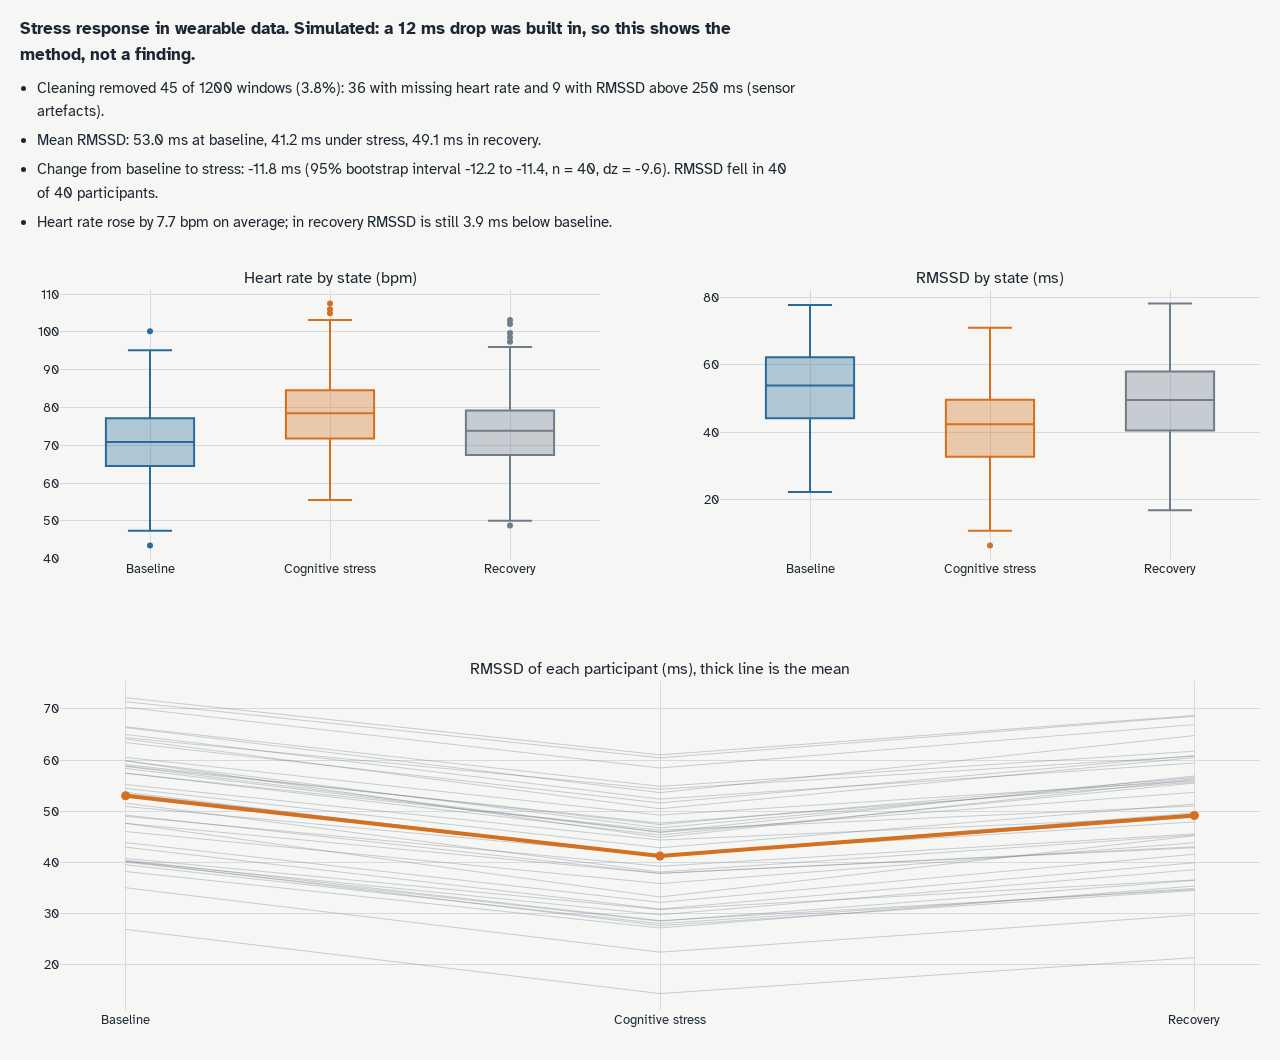
<file: dashboards/dashboard_stress.html>
<!doctype html>
<html>
<head>
    <meta charset="utf-8" />
    <style>html, body {height: 100%;}</style>
<style>
@font-face{font-family:"Atkinson Hyperlegible";font-weight:400;src:url("../fonts/atkinson-hyperlegible-latin-400-normal.woff2") format("woff2")}
@font-face{font-family:"Atkinson Hyperlegible";font-weight:700;src:url("../fonts/atkinson-hyperlegible-latin-700-normal.woff2") format("woff2")}
body{margin:0;background:#f6f7f5}
.fx{font:400 15px/1.55 "Atkinson Hyperlegible",system-ui,sans-serif;color:#1d2733;padding:16px 20px 0;max-width:780px}
.fx p{font-weight:700;font-size:17px;margin:0 0 8px}
.fx ul{margin:0;padding-left:1.1em}
.fx li{margin:0 0 6px}
</style></head>
<body><div class="fx"><p>Stress response in wearable data. Simulated: a 12 ms drop was built in, so this shows the method, not a finding.</p><ul><li>Cleaning removed 45 of 1200 windows (3.8%): 36 with missing heart rate and 9 with RMSSD above 250 ms (sensor artefacts).</li><li>Mean RMSSD: 53.0 ms at baseline, 41.2 ms under stress, 49.1 ms in recovery.</li><li>Change from baseline to stress: -11.8 ms (95% bootstrap interval -12.2 to -11.4, n = 40, dz = -9.6). RMSSD fell in 40 of 40 participants.</li><li>Heart rate rose by 7.7 bpm on average; in recovery RMSSD is still 3.9 ms below baseline.</li></ul></div>
    <div style="height:820px; width:100%;">                        <script>window.PlotlyConfig = {MathJaxConfig: 'local'};</script>
        <script charset="utf-8" src="plotly.min.js"></script>                <div id="962f907d-dbad-469e-8836-22fe2f4eb02f" class="plotly-graph-div" style="height:100%; width:100%;"></div>            <script>                window.PLOTLYENV=window.PLOTLYENV || {};                                if (document.getElementById("962f907d-dbad-469e-8836-22fe2f4eb02f")) {                    Plotly.newPlot(                        "962f907d-dbad-469e-8836-22fe2f4eb02f",                        [{"boxpoints":"outliers","fillcolor":"rgba(43,106,153,.35)","line":{"color":"#2b6a99"},"marker":{"color":"#2b6a99"},"name":"Baseline","showlegend":false,"y":{"dtype":"f8","bdata":"fmNXciHcUkDair\u002fVjChQQOTdlga+PFJA0yPiy7YXUkCbts5D6yxSQOyzv5Gyk1JAHCoWVGp6UkCQbvv+5fxSQLh3uryw7FFA4CecUGeJUkAYTMtSDnpRQOGnVq34rlJAazWp\u002fcCMUEBISg0l8+dQQGtu\[base64]\[base64]\u002fMG67dB5PQEORZkA4IEtAwFDkvtKLTkAqCEVX3GZOQOrW1+LkWFBAhNNUPF+ETUDJJEhROuNQQFcFpTH\u002fFlFA6DU9rQE1UEDFY6Hq\u002fSdPQPBmNizJOlJADrtHFKM2UEBEN43t5k5QQPv8+vTDbVBA3eDB7MAyUUBop9Hgoj9OQHEEdjxrkVNAd9T4FFTLVEDDlp6Ha4tTQFevG3dJUVRA0gR345v0VECpzIooPy1TQF94qj\u002ffrlFA+nPabZoWU0C46T2x\[base64]\u002fQJNRQA2Z6vM3qEtAQ12GNmatUkA7ZEnhV9JRQOVT1o91XFBA7Nq\u002fbctzUkDgRn2sQLlRQDWAYIG3AFJA81VfDyjNUUDplJpPDtlRQBVJ\u002f2oZ5VFA4n7hcL+TT0BugekhoPpUQKn\[base64]\u002fHq5vGOFJAIK7bfY3qUUAvpaIfa9hSQOfCW3yiw1NAH5t\u002fvcv5UUAcBwzqjCpUQFhNzJ8hAVFAHypGdqO3U0AGyP3vz7xVQE3KXTdNGVVAj0daz02kU0ATSafH5OFTQJ01t1pxBVVAdfeyEs5BU0C\u002f\u002fz8sHVRTQI3Yb7cV1FRAi3Z2ASrLVUBegAHwpA1VQBO6S2U5elJAGHsjXWy7UUAHKh4LruZPQNKDth9tjFFAwsENY60NUkDQzD6rQ0tTQMY21KaNhlJAO7AbD1U+UUBPgHDy0PdRQDkAmJ\u002fPtFJA6IVs5S46T0AMQRipe\u002fxRQBsjgISlc05Ag5OQTz4lUUA749pfYbdQQA6\u002fSq30S1FAJ32y3icIUUA+agoWd\u002fdRQFYLHBNWbFBAeqk0ZCD6TUCvdR4Ss81TQN4qC8K\[base64]\u002fJLQJy\u002fFvM+GUtAbZBiaPDZSkCjhoE+omdKQHfO9V\u002fyME5AZ\u002fmiwDLITEB7+w4KnbxQQKqyfxI\u002fVFRA3RmpniW9UUAuSFHKA\u002f5RQEYGqQw8LVJAsxU2pXWbUUA\[base64]\u002fOILTUB2m2s6K+BHQOlrLKVtlklAyUm77CCdSEC9ALYbVT9LQKA4O2+d9UlAaKNJVcbDSEC6xO\[base64]\u002fQUEDObXu1oGRQQJnV0ODK7k9ALUZRHWkeUEAv+HJ4dnVQQKWrBSBrME5AnlUBiljAT0AWdx5JNxxSQKkahZNzU1BA0MFPnVb\u002fTkB5fQG1JiJQQLG9pRCGR1BAvd8QB8BmUECOlN6fZOtRQAqksCMr30tAC1t7iJ8dTED5s5B8ZVpPQD6TlWwtz1FA1Tvi80KGUEDXAR2YYgFMQAbNfykwxk1Abndkmh8MTEBdo8HV0idQQBRL\u002fH6lEEtAZg\u002fZRkPWTkDPhAkkI7BKQMw9Sbcyvk1A00o0EHrHS0DYTSx\u002f4TNPQIyn3xkEZ1ZATt4ZmI5SU0DVSUVm9FZTQJgmeeU0EVFApWce2QEzVEDzB1S96MNVQHCufXr0HlVAiqUcBwOoVEDgxZhE3DJVQOaWc111U1RAeMHyy2kCU0BJ\u002f8jawl5TQAyGgGSpclFANabAVgJVVEDqLA8\u002faOtSQLSBGRC+6lBA7UtPfxKzUEBY5KNYda9RQEn30P0JclFAfYLlt\u002fpNUkDuMT8EDN9QQFiSg9VISFRAQCIRM1rVUkAaivcA4NZUQH3cW8szt1JA3rmsWtQ1UUDvKhHh0rZRQIGyi+xmfVJAxb1Ro9a\u002fUUA4Ag7fXrpTQA=="},"type":"box","xaxis":"x","yaxis":"y"},{"boxpoints":"outliers","fillcolor":"rgba(212,112,31,.35)","line":{"color":"#d4701f"},"marker":{"color":"#d4701f"},"name":"Cognitive stress","showlegend":false,"y":{"dtype":"f8","bdata":"0sSjWPxUVUCU\[base64]\u002f\u002ftOgJWQMbfhU8C\u002fVJA\u002fXpAfknIVECmqKFeqOVTQKKsLoXuiVNAiSRi1pJnVEBCUE84Q7ZTQKpQvReCpFNARaTW0AQLVEC2cxM++\u002fRTQLF5KhVKYlZAuujM76yWWEDenYIwfTZZQC1G1Fks4lpAkYYoPw2MWEDshGW1U4BaQEsZYKRPyllAaXyEktE8WkBLG1fHHzNYQNk+Se\[base64]\[base64]\u002fn7dQQI0xIEi3uVFA6PN18TurT0CGtCjwGj9RQBktTiTOk09A8mY\u002fPBXVUkAyNHfiwHVPQOQGx0+PfVBA+E5YAbJAUUCCW5uR36tUQBa1Ld0HSFJAoq71ReQ7U0Cm9p1QeMhSQFhJqN1td1RASBIAfV1JVECMmixsuTRTQMam5Ozov1FAm+K2cMrUU0D+q3RXPu1QQIKpJr54DVdAer4rqsYXVUCMzGqCK8hVQCBKgr5j\[base64]\u002fUUBsQWY4\u002f+tRQLDXFMW8BFJAAfFA6HunUUA3LPX2Is9SQKw+hjZOuFJANCIclswuUkAigedjQrVRQMhyfoDVGlJAghiGoHFmUkAn2SH7U\u002f1TQDgfhkzIzFJACgY6OCsHU0AhzYDMloJTQLCyUhkAIVVAVP\u002fSAHuCUkB6FUjV9nlTQOS6X2iWQVNArFQMVLdvVEDEXu1QrzpTQP9L768vC1ZA7DcE5xIkV0DNmE0NfcBWQD\u002fmU765bVdAsw6IMKJ\u002fV0C6bnLXFPtUQNx3zWyV6FRAeKyaC4gVV0DdM7d6wEZYQOI\u002fGwKgllZAidXRVHsQUkBw19EKpihQQLgvggs3\u002fVBAKCMN\u002fo4tUUBFqm1gE9tQQCv4eu\[base64]\u002fgjVUCha9O6dDJVQKN34hJ1cFdAuIAvnD\u002fuU0DAv\u002fle4ypVQMmwMFFI\u002fVNADpSFGbgTU0AH\u002fpGotDJSQJ9ly5OR3lBAbU2TKOFXU0CPVm2+8FBTQGfn\u002fQ9U7FNAalH601uJUkCQZE4o9ChSQH9BKDig11RAy+jTYsTSVEB+Z8ZVKwtVQITcjn60nVZAY5i6LM1yV0B05yHuJe9WQJk0V+OfHFZAIhfqVotLVEBFgRQhLSNWQOrI9TrK3FNA00e5moI5VEBM5G47Zg1VQEw+DOZyeVJALrRSsh1xU0ACo\u002f+TcNdTQEEDcUmD41JAJ\u002fEaMjDsU0CD2D9CdrtTQFEt\u002fgryWlVAbPAPkKQFUkDcTXynF7VQQACoz+oW001AEn4v2DJlUEAwjm0dq01MQJ3v15s1jlFATHv+wRs\u002fUEB6vOBQBwtMQH2krtMDw05AOhKyUnn1TUAMPWZRqrJTQAjACahNplFA3aDy5VFsU0BU4YEgmPFRQPkDsSkwAFFA9K6ofDjsUUBWLztJsUtTQN8IMsp2PFNAWcml5H3zU0DH2qwZU5RSQMiKrNG0TlFAiw5FJ87qUUACdNW\[base64]\u002fUUB9A\u002fzkzR5TQMlo2X13QVFA39KX16PzUkDvESBkt5dSQGBnYinx2VNAfgnvq7taVEBsuTvkp81SQASIV7hnv1NAPpMBLQJAU0BUFxqi89VVQOiN7c+frFNAO7s+fnmLVEDNTPOPnUJTQGhOnba0QVRA\[base64]\u002figwC4tdVQNps9eDAuVRAyIC2GG8AUkA+6ZNCkYZRQBpU6OjZGlFAFIVqkxInUkBg9GKkCDlSQDRA58sIz1FABiOjz5CbVECKciCAKC9RQIse4pwQilFADektaZnMUEBg7PyQq\u002fhRQMHD98Q4nlFA02TPWk2VUUD1v4xkQkJRQBIGcgqg41FA0BXaXBThUkCV9c23mldRQBUO8bPBaFJAGa\u002fsmLiWUkBsMKKtwPVRQL2m5h8YQlFAuNv068ECUkBXhnG3CBlNQNSLGuF7EFFAwlssKl9nUUCK\u002fgD23YhRQOla59nhKE5A8y8nkrFXUUBwf0ywtY5RQBnpxIWmilVA8IfZVXQQWEDHGkim1T9WQMlKwjxb+FZAPZ8W1k1yU0BBYSAiRJxTQAXI6TzW\u002f1VAgqK\u002f14LtVECZp8tlNBdWQGR8jvqdVlVAi+n8TMHXU0DZVQb4xYZTQP5x65ltRFJAbjjnivR7VEDdQWut\u002fDBSQIA3SZBa7FRAmTnvdN3WUUDSbo8F6SNSQKyBzZqm6VJAbgZGa7ZbU0BSclEkds1UQNhlrzLHwlNAPL7TrEONVUCAU3fXOltUQEjROydegFVAymf1u4cyVED0q6rBCkZVQEg\u002fUXNqUlRADc0lC3m6VUB9lqKy3ONSQA=="},"type":"box","xaxis":"x","yaxis":"y"},{"boxpoints":"outliers","fillcolor":"rgba(111,124,138,.35)","line":{"color":"#6f7c8a"},"marker":{"color":"#6f7c8a"},"name":"Recovery","showlegend":false,"y":{"dtype":"f8","bdata":"Ki5sCKUxUkCSUo7\u002f4vlSQEVcBijRiVNAISsimwcmU0Acs5i2+2ZRQBkJ6YiZY1JAr2ONJ5SVUkDmZOLEXP5RQJGj31IzLVFAcpRvuR+gUUB618jNcmpTQMSJ9cGKAlNADkODKDr7UUBwm\u002fxyy6VSQKQ5tgnlzlJAxosZjWItVED1jCVwUI1RQGXJihKmy1JAuJQrRQ\u002faVEC1satHesNTQObB6YjzQ1NAfCpj5xl3U0DjasvIbKRSQNohmwbTf1VAeMGwnjTNU0CHmdTU6TlVQK37mSxhglNAiJfkrlZZVED6jni\u002fYsNRQGJB5cQsJ1FA0pzHZJzuUkBOlm+qK+NRQHXzmCsceFBAkABlg9aNUUD6XMn0Vr1RQFWckmrW21BAiQAuPue+VEANjej2CYVRQEtp4l\u002fjzldATHl1qRiIWUAMqeI5K1tYQLE5\u002fXGsTVZAKbdvlpjJWUAUWPXLiOxYQLNb\u002fQKy\u002f1dAiO1WC8a5V0BlUqLbjaRYQCQRCF6sCFRAOdc\u002fFV2sVUCmdJJt19ZUQA\[base64]\u002fenruhNQOtVpIKReVBAUt04BU5LTkDcnhmbXXdQQLtbpt5\u002fSVFA+AiwCo6BT0Bc2s\u002fpkdhQQCGaNlhOJ1JALDwqTqKnUEBxUeVPWjRSQJxpbAdVwFNAsy+hUaPBUUDusm4Hey9SQDnigNCf1FNAzKiIuDkJVUAZxSIFhjNVQBHQXz9cTVVAs3QPhxYIVUC\u002fwird\[base64]\u002fy9DnwkpRQI4k3LuzpFBA7W9fThhUUEBcXlEBxqJRQNc\[base64]\u002f9cWkFEVJArmuV641UU0DMTkbEQ0NUQKKUbnM+iFNAo51Ug4v5VkALpZ1bCRtUQCBk2Ig\u002fXlNAhJJm6IVmVED1NdYAuW5UQN3qdQJhwVNAe+Dcpx\[base64]\u002fiwQ\u002fGRUQAmWAdHEOVNA7vLK28gvUkBeOKkPOWRVQFAt7TcyGlNA2t\u002fYuckZU0DQ3ycQzr5RQOaUz9Ycv1FAttfnW1l7UUDTbnYOYBJRQEK8MmdLuFNAaLwxSzZ2UkA8LSKY\u002fUVRQGLXeoqT4VFAhZMbVgSsUUDPcB9+wnhSQEz6U4kiAlRAZas\u002fFqziU0BAQVugRbVTQNNvkq2u\u002flVAhVFH2xeCU0DgwKEVTVlUQOlop7VwA1RArF3buCytVEAGJT7A48ZUQImsU+9LdlNA97GRGmLjU0BAD9KjXepUQLt4suvsp1NAMkg4Bfr5UUDiaCGEVaVSQAPkjfTIJFNAlvROJEVFVEAoAfJkQSBRQH1Ugb86dVNAj8+301PiTUDVsSd\u002f2vxOQL0KpXyb305AcL7FqDQfTkB3OAZsY2FQQNL3kwdom01AF3jKBng\[base64]\u002fSUEAdz5WqIplRQKHeeelT9FBAwOEXBTWEUUBgxv0+BypUQF7kRdYqLlRAcMnSk\u002faXU0DCUxD3ZRdTQJ+IdsnzHFRAQJ2LC2XAVEDATBXI9\u002fFSQMBMuASud1JA4Y23cV9YS0DHDkwob0pNQAex5xT880tAIMuv2aFXTEB04kUM+wVNQOnTi\u002fIdIkpADjfKYhMHSUBsH2FJvSdNQCYs9ohG4ExATj2qXUI+UUCSlCJCKuJQQAeuQrl9\u002fFFAwHd3bmhWUUAiO7ISs8pQQPDVMGwqN1BAVYDd+mJeT0BXZEaXxplRQGYxAZswmFJAd13wGAmZTkD8SdbOCPFSQF1ksNwXxFNAVPqiAuizU0A97Iu+XKpTQLHC58QTcVRAIKj0\u002f0LDUUDSECfq2dNTQEWfTKdo21JATUKVoIxKU0ALB8C4xfhUQCr3xnEonU9ANm3N\u002fcPgUEBPHuBHefxQQK7R9hbIVFFACovv4tQhUEDu4BgocfRRQJRW+Uk5QlFAG85mOWJ3U0CsABdkpNRPQBbVrFUN11FAPEswd0SPUECz0i+NVsxPQDfZ6zUbpFBAb58JCmWiUEBt73tSvOVOQPAJ5CkEs1BA6WpkI\[base64]\u002fJnaLuU1NAYCL0dJvHUkDxsS0VvgpTQDHwZZr4JFRAF\u002fo3Y30FU0DAfQdmas9TQGGww5Upk1JAyFhg\u002fGpzUUBIjSprnz5UQA=="},"type":"box","xaxis":"x","yaxis":"y"},{"boxpoints":"outliers","fillcolor":"rgba(43,106,153,.35)","line":{"color":"#2b6a99"},"marker":{"color":"#2b6a99"},"name":"Baseline","showlegend":false,"y":{"dtype":"f8","bdata":"BF7lTiekRkCYCF1W3idCQHqWhA+rIERAWRCeb9MNQ0BHSYFeuwNHQEZ1kG2gCkNA6n4N86LXQkCtNH64BalEQF\u002fV+8\u002fyZUNAtKz1zVANUEBawUagtpdNQItWGlx9Ik5AgP9NxzFATECnXnHa+4JPQPhp7Ev35U9AjMehVA3mTUAvuhULiDFNQB+B29n8wE1Awpj924HDSkD\u002fa6Q\u002fv0lLQB5lVmdKY0pAC66uPGCyTEA4CtdtLRxLQHal\u002fVVG0U5A+lmEmAZ8UUB1QICrgilLQKqtHuM4rU1APlwetH1PTEAJv3ScffRGQE2rLj5NS0NAevyKnHmTRkCQP4CGHd1BQPO9p4At3UJA6evKZYhTQ0Ce4tKl2HdGQAtG3ofp8ERAe8QckUWOQ0AU3HXrLjdBQE3GKqBZp0RAc0\u002ft7DP\u002fQUBx735yeIZFQC9pWLrhN0NAsfK\u002f6YY4QUBuW71QFXBDQDfZQWgl3EJAaQS08fv+RUCLICWskqxEQODLa1GE+ENAcpFsnjODTkCk62\[base64]\u002f5bP4GSEBvuuHN5QJKQKww+lSRakRA6D3WOP+0RkDW4nALAiNIQO+zL8tKEUhAFwIYCCKGS0AdbYmKvLBHQPwWMzMJ\u002f0VAIK7Ef9fGSkBOKB6uOftFQJSdGcU85kdA1sPg9irbSUCocW3OoOpJQHeOmwtHZEhA0VSybWzQSECMnfgm96xJQKV+OnsPnEdAcp8haPdVRkDWaZBv2iJEQNz2NPliJUdALKyYpoNcREC17u6\u002fDAtGQCTzGF4AiEVAxLVw4SneQ0BkEdIu8MFCQLAm4\u002fnBKUhAmp7WXOVkRkAg4dZlDPRJQEbXx5UwIEpAnh0WjP3qTUDnYr5O+V1GQG8x3GFJJVBAvrX1A6hRR0D6EshvxZ5KQKdP8kBD90hA8qlYe909TEBQInpdTpdMQPTU9Xny6UZAVEL\u002fa2reSkCUpJCLwwVHQGNxMAlrYUdA8p3AiFZeQ0AkWA6dpk5GQCZSE3jd8UVAcVJGTEh4R0BCC3NXFsJHQHNO11EOz1BADLoyEXzMTkA2L8BCi\u002fxPQFwUCn5dV1JAM6kaVLZtUUBsbtfJxCVRQCISe+ksvFBAsInb7IntUEC60z2I7u1QQOlxigGPBE1A\u002fpKvRB\u002f4Q0AOUseaBGFCQOj1kJffhkJAJvhHFl0oREACwXOX4QVEQIs0ZRqDQUFA\u002fpPkowppRkAAkxxrWJo+QEbhDdfNl0NAGWbh2a5MQ0A95F+YZrRIQCdvg6SkzUZA5JNhbB2qSkCBoDV4o51MQCUysnpkYEhA4Gl6Bl5MS0Dld\u002fedmNtJQHnWLWP\[base64]\u002ffZbDFNAdh3FLBXbUUCkukBG\u002fl5SQEp1rDm01lFAF\[base64]\u002fouZI6kRA7RM1Ax0HRED89txb5C9FQBUmCXPMj0pAWwMUZpX+UECCzVdJ\u002fdNOQLGBwkHukFBAmAPid18qUEDUk4\u002fVCJlRQK09o2E6I1BAp+2A4bTzUEBEB5S00GZOQFlnjn+5ZUxApE1QO0DrT0CmdpJZTS5PQE15IHWA605AZOGfyRcNSkDHfUAqov1NQFbyAue\u002fnU1A5FLki70aUEANgQpGD4dHQC8P0sKw7kxAuw6NqTZzTUBcFU6fSgJRQKthaL4+q05AP9bixYdBTUBzgdy0FC5QQKCzYlecnUpAqCjVBGFiUUDNGZZXwZ9QQOepwpvAs1FAQsWAsbGNUEC0uj0Gp8dRQIFf92buBkxASrgyxdXtSUDMd+bOTd1JQCOl\u002fMyzxUlA00tz+6C1SUD7HOjJv9JKQBfdA5Knu0xAaisR9uMRTUBo42QzdvxLQL0ZWLpOVkxAY27rGUrsRUAB\u002ffESr2VFQAYl3VZvMkhAuWx2Q8FcRkDYe2AXDe9GQGVpcls7XERA8ZRrs2JiRUB8mARnYvpGQFJOjcjQekNAuXXggc02RkBnwbWHLYlMQI\[base64]\[base64]\u002f3t+\u002fpdSkDmvqpMP81LQGWoojZUt1BAmae8tEykTUDWNBHGQOxNQGwT5zfRQk1AAeshpFyqTECivNd3+b9LQJH1o0O\u002fe0xAEr+\u002f4TrQTUA5qbknVFtMQEVp71lWZ0xAaN59PZmnTEClJzqZhDhLQEmOFgG+Z05AMjryV+4ZQkAXiWQ6TaNEQH0EYwLKjEVA5o\u002fNkaXJQ0C324lh3ABFQF81yKGdh0JAqIg3HLWRREB7x1qI\u002f5hDQHdlGU\u002fpoUVA9i2LXB+sQkADTWEDXTRRQPxO9RSGKFJARpX+NIrxUUDmZLBVR3FRQGhLVr\u002fqMFNA4N2gn8KgUUDPXqtL\u002fYBRQNAF\u002f2oGalNAfShA1vkpUkClghRkBLxPQEvZhO0CEU9AQ3n7hEf0T0AoHg1bUslOQMOm2Dlysk9AYN7mlHuUT0Afusks7ktQQK28ngZui1BARGLB8\u002f2PUEDi7nKe01ZQQJcHpZJJplBAgNftIxYLUEBJzUU0qfJKQHFiiYeU501A\u002fgont3XnT0A9vHsCGitMQCTY\u002fuKRhU5AczG+0pF3TECJ67gpnBBQQBqS8NLAEEhAge3U9b+LS0C45wStrfM4QMrcaDn2VDhA2vi7TiacPkDza+fidMQ3QKLlV4x3rkBATivzdmQvPkAp6MjEFHw6QFtMakIlPjZAz46dnjIuO0B65GuvTI45QA=="},"type":"box","xaxis":"x2","yaxis":"y2"},{"boxpoints":"outliers","fillcolor":"rgba(212,112,31,.35)","line":{"color":"#d4701f"},"marker":{"color":"#d4701f"},"name":"Cognitive stress","showlegend":false,"y":{"dtype":"f8","bdata":"uwgpPu7mPEC2XJuFlRw8QDzkKzBi+z5AR3FBXFQ+P0CAJRj2\u002f+Q7QPg9z5TdQzpAK60aRJ4EQUCovWc92Sg6QP52iRuwD0BAC0MU2luxP0A8Sg51xH1JQLTkHqHVikhAuZ8LvA9pSUBdCpJPA1JIQLjCxiyfW0hAK9sCE4SfRUDcRKwM1bRGQLBLonOkHUtAq\u002fMNpAv+SUBTJtaqEdxGQC29iRSQdEdAEuKiM+YRRUCdGmUPKitGQO+BIIVVrUpAPUcoC1EbSUBS5QZ2dsVEQCjXZJTWsEVArlaWnZp\u002fRUBsgnbw2lVFQAMAS+pJ+DlACixUejQANkBW\u002fC1CpF45QG6DW1FBUT9A9ytFofZTQEBXecEwyYU4QJggBXO\u002fRjxAiOMriwT4NkDJas0OIzg8QP0HTfYoaEFAOVuulQk1PUAUbFgDLShCQB5XI98NfD1Awt0hhdZ9N0AljFWlAP48QLfdlMN99jRA32T+E0bCPUBCUiQdGw46QPeVjV6sJjxAzN41r\u002fmGO0BULOTxaZtFQMhAhu+OM0VAX2HtnC9CSEBQNcF9H9pIQIgFC91FPkhATUnEVVl2SEAINd8jD4JDQAB3Wy770EhAM5NMgB+WSkA\u002fsx1d41NJQJy+TbPQU0pA09gJUGSCSkAurH0vPqRIQCgCuvTIcUpAnt4urXBDSUD+4ucY7YRJQLf0\u002f+U9dUdAUB8qYzliRUAWJWbrvoxLQFk1GB17Wz9A20r+JHpRQUCx63hyEWg\u002fQIA62uizcjpAqPuBjeBzQEC8bnnNlD5FQPBRc6pB5D5AvIAqe0uOQEDlRhELm71BQO47cMAEsUBAiWI01oU+RkCxnKXEATZBQAWFX\u002fmJmkJAUQa2xe0ZQkDt7w\u002fs0z9DQO3enoikHUZAqrjKDqcaQUB2kfMgGuRDQAjhN2bkQkRAnV8J6i9IRUCq2NIcwAs7QGVbmVNsqUNASzxCWA38O0BDITnksuNCQK8Qm1ZQKkBAg5zpmTa6OEDCVM5r16M9QP6UoPPbSkFAbJd7sg08OEDZ\u002fJFvXIlFQAZSFpuc6ERAaWWWqTa7QUDngz9cZmlEQCHXIhUk2ERAenUZwDP8QkCokbiu2dRFQICKJ+okjEVAQK6QOYmLREAsPp9BUyhFQNu+\u002fzkd1z9AfGHNnTn9QkAhTcGZwipDQIR15fF\u002fRkNAevIihw\u002fZQUBuUhr8WT5DQMB8EVWupz9AavXFLMsgRECeUSkf8ME9QIckpUr\u002feElAIclLjdvyTUAs5Bw\u002fsE1NQGaMr55JSU1AnD1Yh5n9SkCmfaPtBmFLQL+DCETP+kdAoqytK\u002fJsSkBSejvQml9MQJPDxoglFUtAlmsyLNFgMECowEsrW6hAQHnWHa\u002fgjDlAq8d8O\u002f19N0DFszaxxWNAQDQ+ntc6NjtAWYdFAEOyOkD\u002ftlefC4g8QOSthxaEeT5AMT7Jf+KaQ0CpyXsLMsxEQCVCbC600UZAcn57Zu\u002f+QkDEgWd2MaZBQEVOpf3y7ERAJFhzqqPlR0AAt62KUNdIQHGxWQqcKkJAHzRth2eRQkAs7bJUdl1FQIYJkL5XbkpA8ctCPwAtTEBBxE5QioFIQBARni6280dAni\u002fX\u002f3F4R0AezDDH4PVEQJ8MApifNEZAcIvv11jCR0BeScm3QnpHQHskig\[base64]\u002fy+QUA09kMObDZEQKCz6s5aEEJAbqbfdYzkRECbvlMk+MFEQIQBO\u002fybtUFAio7F+LgNQ0ASwL+oPcdFQN+JBlDPTEdAc3AnRwooRkCwjFOR7b5FQNSkXAaQGUhAmjO1StSGRkB67s605RNGQMF4xziyv0RAYgSQ\u002flgBQ0CD85k+nSdKQNv+1K0kMjxAKkupCcOFPUD25vOJAFFAQIxJxZbqLUBAKCaztRTkQUD2CIzNCXo\u002fQKAxJQt+O0JAkWkjWcUcPUD6fOmRUk01QCggUJ1DdUtA5gzG5GdYRkB6s2kW1wFLQMRV6ySkX0dAsmEflPs9TUA9N46SwtZKQNVDihV0GElAq14zAfRgSkDxUD48PnhIQMyDK0erFkVAgF\u002fvFRduRUDOXw8EpS9IQBkVgZZ\u002f\u002fEpAXMD3R43lRkCY+V0MKnFEQGzZaJEcnUZADNOgnUNHRkBFClTEqaZIQOsE5KcoV0lA1LJZmPSLS0BLQnXFhbxJQCiUMn5pTEpAIg1uBVm1SkDHPoTI1T1LQDuI\u002ff3iE0lAZddzykFyS0Dky022f5tKQEsQZG1vzkdAbMTvFjArR0Da\[base64]\[base64]\u002fWEBn4kkNAKCA4AQOMRUB20GOQV3tJQNSCgDy3AURAfj1RmVxGR0Bm7NMY3XREQNJrhdxh4UNA+j\u002fkF4yhQ0B\u002fpaYchLBDQAogRrKldUVAnUqHrZbjQUDzKNNi7XRCQNa9bR7RK0NAH5eCAZKEQkASiuZuE9NBQHP32gFhikBAzoaQVfVjPUDPYvXINg0+QNArAZ+AyD1AsuN+hvYnP0CWGOmYGdo5QB41mP5OXDRAbr1\u002fI4aoOkBPP9il98s+QJX4K8eLokBAP6G6ZRErSEDrI1Juq\u002fRJQGdOtJmfxk9AMa82osJDTEDyHuEbTXdKQBYbo0+SuUlA1rqRhFleSUCOt3lnEppKQPGT0AwzfkpAxxBFUjtNS0C3pDlP9AlBQKyWidEYg0RAoZrhLavQRkAqdD\[base64]\u002f\u002f1R0DZfuY+W8lIQGsO9oyemkVAGE61D4oOR0BilhsBOuFEQDNC1jLmhUZA7qFlZFo3PUBkH6oczaQ1QOnOqPYSID1AYkKaosDQOUCfU5h5j1w8QLiyOYn4fD9AsxbRj0DkO0CN2Tzc0tE+QArfVgMLVTtAY8JMPGF+QEB6ssyzzyFMQAtUFh6H\u002fU5AsDzLn0yZT0CW\u002fjtHa+1MQOmyyXVlG05A70TE27AJUEDe+SBrhBFOQJithgYFlk1A68nuwupQTEDJxx5lKShQQOSWdf9cYEtAIKL4r5EGSkDaRQ7C\u002fhRNQMv4hNkCl0pAZc1ebZCZS0CgPaPEnoFNQM4hs23YkExADt9V5SB2R0AM0m+vzn9KQFAU9+BbvEpAlmoUmEHFRkAoZ2CsTYZIQEP6aRDw6EVAZ1E71Ty3RUA1Ld8J80dIQLvcboqc2kZA8ortBBtbSEDapmcXwY9HQLd\u002fn7LPn0RAsuKs+cyTRkD7RV8bCFwwQMcEljSYCDFAaqfTQ0N9OECgvZ22JXwoQFQU6X7pWTFAAiTDJp\u002fsKECmE8EEaIclQOek9OrI3SxAo52otBRQJ0BNAWPnNqIZQA=="},"type":"box","xaxis":"x2","yaxis":"y2"},{"boxpoints":"outliers","fillcolor":"rgba(111,124,138,.35)","line":{"color":"#6f7c8a"},"marker":{"color":"#6f7c8a"},"name":"Recovery","showlegend":false,"y":{"dtype":"f8","bdata":"gfVndXM5Q0Az8bmPjTJDQLS4XlUv5UJALq3s0c0FREDEkfyp6R5CQPBVw5x6e0FA52emjv6\u002fRUBc0EjKV7JEQB6bHI8fF0JAOrrFQdrWS0D+lmGoDBBJQDt2Knso\u002fkxADcseTg6gSUBccPZUVnVLQKb6ZDSgj0xAeATwLeMJTECucyoEOuBMQPLPIW9XPE9AvZcTtD\u002fpS0DeTqaVSA9LQBuoafyKCExA\[base64]\u002fnnm8kXOPUCYNmbMRFBBQGRmW3zHuj9A7s6bsxiSREBVGKDNam9FQDPTuooVQ01APJAFsqsZTEB4fStW2ixMQET2QgfnVktA+3CuG7xmTEBGNFl3d4RJQE0ExD\u002fxmE5AP+AJ9HH9SUCfZMkpw1JNQMDeF27dSk5AbUht3E1yTkCmq07MZ1pQQHRBISoJYVBAO1LQqElgTEBudNY8ABdLQGIN9Se7VU1Ahgdu7gi\u002fUEDvvyTNKdZOQCpev50UAE9AZlCKoZxjSkA\u002f6ZvpCxZDQNtklVS6kEpAp6HeVIY8SEBb\u002frenE4hGQL5lkmB4B0VAe9\u002fafwg7RkB\u002f6begf7NGQBCpWAtiGkZAJtxTNyZHRkDhDpISuD1HQCNaWRDJaUVA1sC3Q3pVRUBfC4w4vqBGQK6cOCIBq0ZAOtYf+iL4REAawmfEyk9IQO9LucNzGUhAHzDq8HYOS0AAAjLNR19GQJ3GkxT960RAhq6mfxuDQkDap6iFe2lCQLTgz+Ddv0RA\u002f1Sc9DuQREBZoQDtR75EQKoBQ8lEI0RAVsIfA1OPRECIO9IvGRpBQCQfpYGHJkRAu8n7ls+RRkDspYrwCYJIQGCp\u002fQAGyEVASxIktyIoSkB3fqwUKxBEQFyUuEzFvElAyCyErhmPRkBBZ\u002f9VL+RJQD9JDTZ0CEpAaLlorNnbSEBlFStrXHFKQDkgpx9fy0hAU6nlSh1oR0Di6c2eFf1FQPLkORMpf0VACt7PeDQwRkAP5D+tb3xHQNC\u002fzYClYEFAxS6b\u002fVw\[base64]\u002fGiLuEBA79+uFrmDSUDldAZg5HlHQKUHLP8VCUtAyzv8aYDHSUC33NsgefVEQEYo5gaJ\u002fEZAqFjZJdyTR0DRjdiQHXxMQFg7\u002fLlNjElAsjAwCDXfSEBX8EZEb+xMQEoixDhVm0lACxSeYILdSkDP4oid25NMQBBgJUnmoEhArCADiz4pTUBjDeFFM\u002fRMQP7thkoeWkxArxSb7G+5SkDCfSKqA6ZOQBGFKXpqcVBAqIFASffFT0AIuQ7sLx9RQBjOmo\u002fdi1BABDsHpKErT0DbwHw3rfxQQHFYeYzG4VBAKp5B6Ic9UEBeapHLueNSQCKQ1xodaVFAFDAk7nIoUkCnIY1xt4dRQN95slCKb1FAqzHFbuSdUUAtwFH4Fh9QQJjVMWP1pFBA8MU4jPSsUECXXcRxuv5QQPnNL\u002f07\u002f0NAHyCTYxkbRkDkX1KAVtFDQA4BtXJWHEVAVmbwm5RvSkAKHHsZ7xpGQGX6EjggBENAggbBOzDWREDdkeyByKFDQODWCIovIUdAjehbbQEWTkC0DEI06BFNQPOxBPR\u002fjUxAoNL\u002fVv5ZSkCGtv8DIKNMQAeYVyZhQklAB7etG4etS0D9qES1dutJQNmBiRVapUxAyj1Rr8ybTkClZSlafJVEQIFSea8+fkNAaL0m5h7yQkBaEjiuAaREQFYcjYM4HUJAID6r7Lt3PUAgxpdZ565EQINQ\u002fPNeq0FAwY4ZrcEPQUCM\u002f4DbmqU9QH+X0eZHElFA6c8CxP0OTEC4yXoACk5NQNJV5BrOpU5A+72UbXc6TkCXQra2mnROQOuYZZJIgkxALnf8pRJbT0AeEx\u002fyQz9PQPJGONWvkExAe\u002fKwBsBJTEBAk\u002fpPnbhPQKqjiM2uQE1AM9gY01ZRS0Dn6EdExtdKQLDqHDBmEE5AZR90KVVwSUAIMEFy3f1KQIinAXx0Y1BA1GL6II4BSkAQ\[base64]\u002fNFQDhATPWUuklAeM4wTXVFR0C\u002fKDJvcxFNQAZm4FxEFEhAtXYWVMB5SUDxz6PTABNIQDBqD1mGRkZAk1\u002fnYCNfSkCux+yOdIE8QLUKEmEPRDlARReoQVUHOUDdV3SN1CdDQOSoWZmCAj9AEu8KvZaAPEAEtcnJ\u002fMQ+QP0rTL39fj5AyVhuOfrZOECTZMXAkSNBQAJ6rpGRyUpARRspILUNSECUkNlwVeVFQDKUytTWSUpAGRtoabutREAavrVZyeRJQJrv6K3L2EdAzYyf7NlCR0DAs1jWFTZHQDMHAZgHkUdAwD4nbShdRkAIqEXW4FhDQJ\u002fj1mE3REJARO388\u002fUaREBLVPyxKKpHQE5BZCHzzUZAApyR5qevR0CFcVRmQ\u002fVEQMTVWRHubUhABv8c7EmMQ0Du7Dr5djtCQCMFkrKmK0BA0EX9lHfJQkBI3v0k\u002flxDQJm3CYrnUDlARz9j6EzLOEBHw8IqBItEQPh+51bQi0RAhAFNyz9fUEBF+saOwphPQGU68f36rlBAPKwW8BkpT0B2gu4vZJVRQPeXEgYmqFBAFjZl5a8aUEB4gMkhLqdOQE5Ax\u002fwSRU9ARMiTkJUOQkDeHar3+E1GQPfmpWcYRkZAj9+e+od3RkBkXWPoArxIQN7xOLb8QElA+5yeJJXZR0AZg0C0sJRIQA0bdcDeu0VAWUNVx6ZFRUDJus9WVexMQH4NpIEQP01Az3YDSwSgTUD7V+L7kY5NQOmJnFnkYEpAihPM9RMTT0BLeVIr\u002fo5IQChlLF8CiE1AcKekWaL2SkB4NmE+meRJQDD1KyL\u002fHUhA4evCemF4S0CZsjLTP6ZIQCSZaTTVx0hA86TzqmJhSECje1VfAIlLQDjnIApDw0xA8F073JDZRkBsnVg+NQlJQMVBhRpVF0ZAmwyyU55WQkALqrniciA\u002fQLUJ2hxv\u002f0BA6Y2OJkjyQEAQmfv6ygBDQE3rGKxssUNAVBhN680WQ0DMGz\u002foHmFAQD9Q7huSXkxACy59OXoiU0CkYkI+WIdOQLICNDQIQ1FAu4UTsoOGUUDuMB4bi5xRQCWTHp2ihlNAsMPwoBdWT0DFIPcD1WNSQPCPnPJm0lBAfC5BCyUeUEAfqmjTjSBQQL0ZwRSyL05AT6Ezy3QwTkCVxl16eaBMQNX++YLTLk1A43se\[base64]\u002fQ0QA=="},"type":"box","xaxis":"x2","yaxis":"y2"},{"hovertemplate":"%{x}: %{y:.0f} ms\u003cextra\u003eParticipant 1\u003c\u002fextra\u003e","line":{"color":"#6f7c8a","width":1},"mode":"lines","name":"Participant 1","opacity":0.35,"showlegend":false,"x":["Baseline","Cognitive stress","Recovery"],"y":{"dtype":"f8","bdata":"cAmO75saRECLvS\u002f4sL09QL05P9GJRkNA"},"type":"scatter","xaxis":"x3","yaxis":"y3"},{"hovertemplate":"%{x}: %{y:.0f} ms\u003cextra\u003eParticipant 2\u003c\u002fextra\u003e","line":{"color":"#6f7c8a","width":1},"mode":"lines","name":"Participant 2","opacity":0.35,"showlegend":false,"x":["Baseline","Cognitive stress","Recovery"],"y":{"dtype":"f8","bdata":"XLGdaoFCTkDnG3DyJZ5IQIN55KYr90tA"},"type":"scatter","xaxis":"x3","yaxis":"y3"},{"hovertemplate":"%{x}: %{y:.0f} ms\u003cextra\u003eParticipant 3\u003c\u002fextra\u003e","line":{"color":"#6f7c8a","width":1},"mode":"lines","name":"Participant 3","opacity":0.35,"showlegend":false,"x":["Baseline","Cognitive stress","Recovery"],"y":{"dtype":"f8","bdata":"ypOGZd23TECy7FCEz6lGQIozyR4IwEtA"},"type":"scatter","xaxis":"x3","yaxis":"y3"},{"hovertemplate":"%{x}: %{y:.0f} ms\u003cextra\u003eParticipant 4\u003c\u002fextra\u003e","line":{"color":"#6f7c8a","width":1},"mode":"lines","name":"Participant 4","opacity":0.35,"showlegend":false,"x":["Baseline","Cognitive stress","Recovery"],"y":{"dtype":"f8","bdata":"v7WjdCEbREDNsudWiJw7QIIe\u002fJBDP0FA"},"type":"scatter","xaxis":"x3","yaxis":"y3"},{"hovertemplate":"%{x}: %{y:.0f} ms\u003cextra\u003eParticipant 5\u003c\u002fextra\u003e","line":{"color":"#6f7c8a","width":1},"mode":"lines","name":"Participant 5","opacity":0.35,"showlegend":false,"x":["Baseline","Cognitive stress","Recovery"],"y":{"dtype":"f8","bdata":"2\u002fMxoV\u002fBQ0DOf9iQlP47QHJi+8lMc0FA"},"type":"scatter","xaxis":"x3","yaxis":"y3"},{"hovertemplate":"%{x}: %{y:.0f} ms\u003cextra\u003eParticipant 6\u003c\u002fextra\u003e","line":{"color":"#6f7c8a","width":1},"mode":"lines","name":"Participant 6","opacity":0.35,"showlegend":false,"x":["Baseline","Cognitive stress","Recovery"],"y":{"dtype":"f8","bdata":"AoXP8XeOTUDqhnQJsq9HQNX2FszFTExA"},"type":"scatter","xaxis":"x3","yaxis":"y3"},{"hovertemplate":"%{x}: %{y:.0f} ms\u003cextra\u003eParticipant 7\u003c\u002fextra\u003e","line":{"color":"#6f7c8a","width":1},"mode":"lines","name":"Participant 7","opacity":0.35,"showlegend":false,"x":["Baseline","Cognitive stress","Recovery"],"y":{"dtype":"f8","bdata":"\u002fvVxlbcGUEDyeCJZpTtJQGtYOJM2Pk5A"},"type":"scatter","xaxis":"x3","yaxis":"y3"},{"hovertemplate":"%{x}: %{y:.0f} ms\u003cextra\u003eParticipant 8\u003c\u002fextra\u003e","line":{"color":"#6f7c8a","width":1},"mode":"lines","name":"Participant 8","opacity":0.35,"showlegend":false,"x":["Baseline","Cognitive stress","Recovery"],"y":{"dtype":"f8","bdata":"32PXNr7NR0D1587IAptAQOTE6rSpmUZA"},"type":"scatter","xaxis":"x3","yaxis":"y3"},{"hovertemplate":"%{x}: %{y:.0f} ms\u003cextra\u003eParticipant 9\u003c\u002fextra\u003e","line":{"color":"#6f7c8a","width":1},"mode":"lines","name":"Participant 9","opacity":0.35,"showlegend":false,"x":["Baseline","Cognitive stress","Recovery"],"y":{"dtype":"f8","bdata":"mHkZ5+J9SEA5\u002fULuOptDQM3ckzMDx0ZA"},"type":"scatter","xaxis":"x3","yaxis":"y3"},{"hovertemplate":"%{x}: %{y:.0f} ms\u003cextra\u003eParticipant 10\u003c\u002fextra\u003e","line":{"color":"#6f7c8a","width":1},"mode":"lines","name":"Participant 10","opacity":0.35,"showlegend":false,"x":["Baseline","Cognitive stress","Recovery"],"y":{"dtype":"f8","bdata":"qQLaskB5RUAlGUR3nNk+QPvOQUkz80NA"},"type":"scatter","xaxis":"x3","yaxis":"y3"},{"hovertemplate":"%{x}: %{y:.0f} ms\u003cextra\u003eParticipant 11\u003c\u002fextra\u003e","line":{"color":"#6f7c8a","width":1},"mode":"lines","name":"Participant 11","opacity":0.35,"showlegend":false,"x":["Baseline","Cognitive stress","Recovery"],"y":{"dtype":"f8","bdata":"PXORHd3WSkDv2i1Mx4xEQEADn281Z0hA"},"type":"scatter","xaxis":"x3","yaxis":"y3"},{"hovertemplate":"%{x}: %{y:.0f} ms\u003cextra\u003eParticipant 12\u003c\u002fextra\u003e","line":{"color":"#6f7c8a","width":1},"mode":"lines","name":"Participant 12","opacity":0.35,"showlegend":false,"x":["Baseline","Cognitive stress","Recovery"],"y":{"dtype":"f8","bdata":"BftBavkAR0BXEvRoc+tBQF7iAv1850VA"},"type":"scatter","xaxis":"x3","yaxis":"y3"},{"hovertemplate":"%{x}: %{y:.0f} ms\u003cextra\u003eParticipant 13\u003c\u002fextra\u003e","line":{"color":"#6f7c8a","width":1},"mode":"lines","name":"Participant 13","opacity":0.35,"showlegend":false,"x":["Baseline","Cognitive stress","Recovery"],"y":{"dtype":"f8","bdata":"wqhQ8jufUEDGwPGxmGxLQGDDVvtn3E5A"},"type":"scatter","xaxis":"x3","yaxis":"y3"},{"hovertemplate":"%{x}: %{y:.0f} ms\u003cextra\u003eParticipant 14\u003c\u002fextra\u003e","line":{"color":"#6f7c8a","width":1},"mode":"lines","name":"Participant 14","opacity":0.35,"showlegend":false,"x":["Baseline","Cognitive stress","Recovery"],"y":{"dtype":"f8","bdata":"juSNenIXQ0A6Ay18qig7QDqIJZDMq0FA"},"type":"scatter","xaxis":"x3","yaxis":"y3"},{"hovertemplate":"%{x}: %{y:.0f} ms\u003cextra\u003eParticipant 15\u003c\u002fextra\u003e","line":{"color":"#6f7c8a","width":1},"mode":"lines","name":"Participant 15","opacity":0.35,"showlegend":false,"x":["Baseline","Cognitive stress","Recovery"],"y":{"dtype":"f8","bdata":"Ro551ER0SUCF9BwJYqBEQMZk2QzF0khA"},"type":"scatter","xaxis":"x3","yaxis":"y3"},{"hovertemplate":"%{x}: %{y:.0f} ms\u003cextra\u003eParticipant 16\u003c\u002fextra\u003e","line":{"color":"#6f7c8a","width":1},"mode":"lines","name":"Participant 16","opacity":0.35,"showlegend":false,"x":["Baseline","Cognitive stress","Recovery"],"y":{"dtype":"f8","bdata":"HpvceuhpTUBQJdKsj9RHQM1optga2EtA"},"type":"scatter","xaxis":"x3","yaxis":"y3"},{"hovertemplate":"%{x}: %{y:.0f} ms\u003cextra\u003eParticipant 17\u003c\u002fextra\u003e","line":{"color":"#6f7c8a","width":1},"mode":"lines","name":"Participant 17","opacity":0.35,"showlegend":false,"x":["Baseline","Cognitive stress","Recovery"],"y":{"dtype":"f8","bdata":"B4JOQOqTUUAa4HSxpDhNQEQ6zjU4u1BA"},"type":"scatter","xaxis":"x3","yaxis":"y3"},{"hovertemplate":"%{x}: %{y:.0f} ms\u003cextra\u003eParticipant 18\u003c\u002fextra\u003e","line":{"color":"#6f7c8a","width":1},"mode":"lines","name":"Participant 18","opacity":0.35,"showlegend":false,"x":["Baseline","Cognitive stress","Recovery"],"y":{"dtype":"f8","bdata":"1k5UuT8LUkA29Z\u002fMG4BOQIWyYxApLVFA"},"type":"scatter","xaxis":"x3","yaxis":"y3"},{"hovertemplate":"%{x}: %{y:.0f} ms\u003cextra\u003eParticipant 19\u003c\u002fextra\u003e","line":{"color":"#6f7c8a","width":1},"mode":"lines","name":"Participant 19","opacity":0.35,"showlegend":false,"x":["Baseline","Cognitive stress","Recovery"],"y":{"dtype":"f8","bdata":"zdyAG1adSEAejf24u+xCQLVS5kAua0VA"},"type":"scatter","xaxis":"x3","yaxis":"y3"},{"hovertemplate":"%{x}: %{y:.0f} ms\u003cextra\u003eParticipant 20\u003c\u002fextra\u003e","line":{"color":"#6f7c8a","width":1},"mode":"lines","name":"Participant 20","opacity":0.35,"showlegend":false,"x":["Baseline","Cognitive stress","Recovery"],"y":{"dtype":"f8","bdata":"hme6SSnrTUD0hpdnhmxGQDMXR5G0FExA"},"type":"scatter","xaxis":"x3","yaxis":"y3"},{"hovertemplate":"%{x}: %{y:.0f} ms\u003cextra\u003eParticipant 21\u003c\u002fextra\u003e","line":{"color":"#6f7c8a","width":1},"mode":"lines","name":"Participant 21","opacity":0.35,"showlegend":false,"x":["Baseline","Cognitive stress","Recovery"],"y":{"dtype":"f8","bdata":"oiDg4i5hREBZz1uwx8I+QKY9CMBgRkJA"},"type":"scatter","xaxis":"x3","yaxis":"y3"},{"hovertemplate":"%{x}: %{y:.0f} ms\u003cextra\u003eParticipant 22\u003c\u002fextra\u003e","line":{"color":"#6f7c8a","width":1},"mode":"lines","name":"Participant 22","opacity":0.35,"showlegend":false,"x":["Baseline","Cognitive stress","Recovery"],"y":{"dtype":"f8","bdata":"lf5Vo5qzT0C+3OV3D81JQEBAF+NXcE5A"},"type":"scatter","xaxis":"x3","yaxis":"y3"},{"hovertemplate":"%{x}: %{y:.0f} ms\u003cextra\u003eParticipant 23\u003c\u002fextra\u003e","line":{"color":"#6f7c8a","width":1},"mode":"lines","name":"Participant 23","opacity":0.35,"showlegend":false,"x":["Baseline","Cognitive stress","Recovery"],"y":{"dtype":"f8","bdata":"lXuCkTJhTUDg+SbO2fNGQHHHS42yb0xA"},"type":"scatter","xaxis":"x3","yaxis":"y3"},{"hovertemplate":"%{x}: %{y:.0f} ms\u003cextra\u003eParticipant 24\u003c\u002fextra\u003e","line":{"color":"#6f7c8a","width":1},"mode":"lines","name":"Participant 24","opacity":0.35,"showlegend":false,"x":["Baseline","Cognitive stress","Recovery"],"y":{"dtype":"f8","bdata":"Sv\u002fKcRRAUECW6GW5VC5KQI0lnPyktE1A"},"type":"scatter","xaxis":"x3","yaxis":"y3"},{"hovertemplate":"%{x}: %{y:.0f} ms\u003cextra\u003eParticipant 25\u003c\u002fextra\u003e","line":{"color":"#6f7c8a","width":1},"mode":"lines","name":"Participant 25","opacity":0.35,"showlegend":false,"x":["Baseline","Cognitive stress","Recovery"],"y":{"dtype":"f8","bdata":"66lSgKU5S0C7ttTs7GpFQLv+DySCsUlA"},"type":"scatter","xaxis":"x3","yaxis":"y3"},{"hovertemplate":"%{x}: %{y:.0f} ms\u003cextra\u003eParticipant 26\u003c\u002fextra\u003e","line":{"color":"#6f7c8a","width":1},"mode":"lines","name":"Participant 26","opacity":0.35,"showlegend":false,"x":["Baseline","Cognitive stress","Recovery"],"y":{"dtype":"f8","bdata":"\u002fGHjj0jsRUAStZI3pBNAQJK6TwX1yERA"},"type":"scatter","xaxis":"x3","yaxis":"y3"},{"hovertemplate":"%{x}: %{y:.0f} ms\u003cextra\u003eParticipant 27\u003c\u002fextra\u003e","line":{"color":"#6f7c8a","width":1},"mode":"lines","name":"Participant 27","opacity":0.35,"showlegend":false,"x":["Baseline","Cognitive stress","Recovery"],"y":{"dtype":"f8","bdata":"+5QjF6yZS0AzMYsl4itGQJLd0\u002fyedkhA"},"type":"scatter","xaxis":"x3","yaxis":"y3"},{"hovertemplate":"%{x}: %{y:.0f} ms\u003cextra\u003eParticipant 28\u003c\u002fextra\u003e","line":{"color":"#6f7c8a","width":1},"mode":"lines","name":"Participant 28","opacity":0.35,"showlegend":false,"x":["Baseline","Cognitive stress","Recovery"],"y":{"dtype":"f8","bdata":"s8BWFa2BQUBA9JEp8mo2QG245parsz1A"},"type":"scatter","xaxis":"x3","yaxis":"y3"},{"hovertemplate":"%{x}: %{y:.0f} ms\u003cextra\u003eParticipant 29\u003c\u002fextra\u003e","line":{"color":"#6f7c8a","width":1},"mode":"lines","name":"Participant 29","opacity":0.35,"showlegend":false,"x":["Baseline","Cognitive stress","Recovery"],"y":{"dtype":"f8","bdata":"bszl\u002fS+xSkCMG+DHDLZEQNstWeDF8kdA"},"type":"scatter","xaxis":"x3","yaxis":"y3"},{"hovertemplate":"%{x}: %{y:.0f} ms\u003cextra\u003eParticipant 30\u003c\u002fextra\u003e","line":{"color":"#6f7c8a","width":1},"mode":"lines","name":"Participant 30","opacity":0.35,"showlegend":false,"x":["Baseline","Cognitive stress","Recovery"],"y":{"dtype":"f8","bdata":"ZjqLflXNR0DvRXDw8edCQPY35ityhEVA"},"type":"scatter","xaxis":"x3","yaxis":"y3"},{"hovertemplate":"%{x}: %{y:.0f} ms\u003cextra\u003eParticipant 31\u003c\u002fextra\u003e","line":{"color":"#6f7c8a","width":1},"mode":"lines","name":"Participant 31","opacity":0.35,"showlegend":false,"x":["Baseline","Cognitive stress","Recovery"],"y":{"dtype":"f8","bdata":"oGJxT6I1REDAPs3MSpc8QHsaFURQVkFA"},"type":"scatter","xaxis":"x3","yaxis":"y3"},{"hovertemplate":"%{x}: %{y:.0f} ms\u003cextra\u003eParticipant 32\u003c\u002fextra\u003e","line":{"color":"#6f7c8a","width":1},"mode":"lines","name":"Participant 32","opacity":0.35,"showlegend":false,"x":["Baseline","Cognitive stress","Recovery"],"y":{"dtype":"f8","bdata":"UvMaRHGVUEBj6EJ64s9KQFcVQ2mAMVBA"},"type":"scatter","xaxis":"x3","yaxis":"y3"},{"hovertemplate":"%{x}: %{y:.0f} ms\u003cextra\u003eParticipant 33\u003c\u002fextra\u003e","line":{"color":"#6f7c8a","width":1},"mode":"lines","name":"Participant 33","opacity":0.35,"showlegend":false,"x":["Baseline","Cognitive stress","Recovery"],"y":{"dtype":"f8","bdata":"cN1AirHISUBR17qnvwtDQHA\u002fx\u002f0Yp0ZA"},"type":"scatter","xaxis":"x3","yaxis":"y3"},{"hovertemplate":"%{x}: %{y:.0f} ms\u003cextra\u003eParticipant 34\u003c\u002fextra\u003e","line":{"color":"#6f7c8a","width":1},"mode":"lines","name":"Participant 34","opacity":0.35,"showlegend":false,"x":["Baseline","Cognitive stress","Recovery"],"y":{"dtype":"f8","bdata":"nCrGFyPsTUBGgJTdJltHQLCxIKjRLExA"},"type":"scatter","xaxis":"x3","yaxis":"y3"},{"hovertemplate":"%{x}: %{y:.0f} ms\u003cextra\u003eParticipant 35\u003c\u002fextra\u003e","line":{"color":"#6f7c8a","width":1},"mode":"lines","name":"Participant 35","opacity":0.35,"showlegend":false,"x":["Baseline","Cognitive stress","Recovery"],"y":{"dtype":"f8","bdata":"QgJGyJCzTEDU94qOLiNHQDg+D\u002ftRgklA"},"type":"scatter","xaxis":"x3","yaxis":"y3"},{"hovertemplate":"%{x}: %{y:.0f} ms\u003cextra\u003eParticipant 36\u003c\u002fextra\u003e","line":{"color":"#6f7c8a","width":1},"mode":"lines","name":"Participant 36","opacity":0.35,"showlegend":false,"x":["Baseline","Cognitive stress","Recovery"],"y":{"dtype":"f8","bdata":"CG7OpRYCREBNUVDN1nc8QLpFgxHIO0JA"},"type":"scatter","xaxis":"x3","yaxis":"y3"},{"hovertemplate":"%{x}: %{y:.0f} ms\u003cextra\u003eParticipant 37\u003c\u002fextra\u003e","line":{"color":"#6f7c8a","width":1},"mode":"lines","name":"Participant 37","opacity":0.35,"showlegend":false,"x":["Baseline","Cognitive stress","Recovery"],"y":{"dtype":"f8","bdata":"MI5+xgnaUUD1PxtKKTZOQNpjnUeLI1FA"},"type":"scatter","xaxis":"x3","yaxis":"y3"},{"hovertemplate":"%{x}: %{y:.0f} ms\u003cextra\u003eParticipant 38\u003c\u002fextra\u003e","line":{"color":"#6f7c8a","width":1},"mode":"lines","name":"Participant 38","opacity":0.35,"showlegend":false,"x":["Baseline","Cognitive stress","Recovery"],"y":{"dtype":"f8","bdata":"2W0Kd+wXUEDKvT4j7SRLQL2yiG\u002fbXk5A"},"type":"scatter","xaxis":"x3","yaxis":"y3"},{"hovertemplate":"%{x}: %{y:.0f} ms\u003cextra\u003eParticipant 39\u003c\u002fextra\u003e","line":{"color":"#6f7c8a","width":1},"mode":"lines","name":"Participant 39","opacity":0.35,"showlegend":false,"x":["Baseline","Cognitive stress","Recovery"],"y":{"dtype":"f8","bdata":"bc25dJUsTUCOX+dz4OpGQMxb9MDi10pA"},"type":"scatter","xaxis":"x3","yaxis":"y3"},{"hovertemplate":"%{x}: %{y:.0f} ms\u003cextra\u003eParticipant 40\u003c\u002fextra\u003e","line":{"color":"#6f7c8a","width":1},"mode":"lines","name":"Participant 40","opacity":0.35,"showlegend":false,"x":["Baseline","Cognitive stress","Recovery"],"y":{"dtype":"f8","bdata":"K0dLmQfeOkCL4K4C4KMsQG5W8P\u002fwWDVA"},"type":"scatter","xaxis":"x3","yaxis":"y3"},{"line":{"color":"#d4701f","width":4},"marker":{"size":9},"mode":"lines+markers","name":"Mean","showlegend":false,"x":["Baseline","Cognitive stress","Recovery"],"y":{"dtype":"f8","bdata":"C4F29++ASkAMHz2fpZ1EQD4sEibpkkhA"},"type":"scatter","xaxis":"x3","yaxis":"y3"}],                        {"template":{"data":{"histogram2dcontour":[{"type":"histogram2dcontour","colorbar":{"outlinewidth":0,"ticks":""},"colorscale":[[0.0,"#0d0887"],[0.1111111111111111,"#46039f"],[0.2222222222222222,"#7201a8"],[0.3333333333333333,"#9c179e"],[0.4444444444444444,"#bd3786"],[0.5555555555555556,"#d8576b"],[0.6666666666666666,"#ed7953"],[0.7777777777777778,"#fb9f3a"],[0.8888888888888888,"#fdca26"],[1.0,"#f0f921"]]}],"choropleth":[{"type":"choropleth","colorbar":{"outlinewidth":0,"ticks":""}}],"histogram2d":[{"type":"histogram2d","colorbar":{"outlinewidth":0,"ticks":""},"colorscale":[[0.0,"#0d0887"],[0.1111111111111111,"#46039f"],[0.2222222222222222,"#7201a8"],[0.3333333333333333,"#9c179e"],[0.4444444444444444,"#bd3786"],[0.5555555555555556,"#d8576b"],[0.6666666666666666,"#ed7953"],[0.7777777777777778,"#fb9f3a"],[0.8888888888888888,"#fdca26"],[1.0,"#f0f921"]]}],"heatmap":[{"type":"heatmap","colorbar":{"outlinewidth":0,"ticks":""},"colorscale":[[0.0,"#0d0887"],[0.1111111111111111,"#46039f"],[0.2222222222222222,"#7201a8"],[0.3333333333333333,"#9c179e"],[0.4444444444444444,"#bd3786"],[0.5555555555555556,"#d8576b"],[0.6666666666666666,"#ed7953"],[0.7777777777777778,"#fb9f3a"],[0.8888888888888888,"#fdca26"],[1.0,"#f0f921"]]}],"contourcarpet":[{"type":"contourcarpet","colorbar":{"outlinewidth":0,"ticks":""}}],"contour":[{"type":"contour","colorbar":{"outlinewidth":0,"ticks":""},"colorscale":[[0.0,"#0d0887"],[0.1111111111111111,"#46039f"],[0.2222222222222222,"#7201a8"],[0.3333333333333333,"#9c179e"],[0.4444444444444444,"#bd3786"],[0.5555555555555556,"#d8576b"],[0.6666666666666666,"#ed7953"],[0.7777777777777778,"#fb9f3a"],[0.8888888888888888,"#fdca26"],[1.0,"#f0f921"]]}],"surface":[{"type":"surface","colorbar":{"outlinewidth":0,"ticks":""},"colorscale":[[0.0,"#0d0887"],[0.1111111111111111,"#46039f"],[0.2222222222222222,"#7201a8"],[0.3333333333333333,"#9c179e"],[0.4444444444444444,"#bd3786"],[0.5555555555555556,"#d8576b"],[0.6666666666666666,"#ed7953"],[0.7777777777777778,"#fb9f3a"],[0.8888888888888888,"#fdca26"],[1.0,"#f0f921"]]}],"mesh3d":[{"type":"mesh3d","colorbar":{"outlinewidth":0,"ticks":""}}],"scatter":[{"fillpattern":{"fillmode":"overlay","size":10,"solidity":0.2},"type":"scatter"}],"parcoords":[{"type":"parcoords","line":{"colorbar":{"outlinewidth":0,"ticks":""}}}],"scatterpolargl":[{"type":"scatterpolargl","marker":{"colorbar":{"outlinewidth":0,"ticks":""}}}],"bar":[{"error_x":{"color":"#2a3f5f"},"error_y":{"color":"#2a3f5f"},"marker":{"line":{"color":"#E5ECF6","width":0.5},"pattern":{"fillmode":"overlay","size":10,"solidity":0.2}},"type":"bar"}],"scattergeo":[{"type":"scattergeo","marker":{"colorbar":{"outlinewidth":0,"ticks":""}}}],"scatterpolar":[{"type":"scatterpolar","marker":{"colorbar":{"outlinewidth":0,"ticks":""}}}],"histogram":[{"marker":{"pattern":{"fillmode":"overlay","size":10,"solidity":0.2}},"type":"histogram"}],"scattergl":[{"type":"scattergl","marker":{"colorbar":{"outlinewidth":0,"ticks":""}}}],"scatter3d":[{"type":"scatter3d","line":{"colorbar":{"outlinewidth":0,"ticks":""}},"marker":{"colorbar":{"outlinewidth":0,"ticks":""}}}],"scattermap":[{"type":"scattermap","marker":{"colorbar":{"outlinewidth":0,"ticks":""}}}],"scatterternary":[{"type":"scatterternary","marker":{"colorbar":{"outlinewidth":0,"ticks":""}}}],"scattercarpet":[{"type":"scattercarpet","marker":{"colorbar":{"outlinewidth":0,"ticks":""}}}],"carpet":[{"aaxis":{"endlinecolor":"#2a3f5f","gridcolor":"white","linecolor":"white","minorgridcolor":"white","startlinecolor":"#2a3f5f"},"baxis":{"endlinecolor":"#2a3f5f","gridcolor":"white","linecolor":"white","minorgridcolor":"white","startlinecolor":"#2a3f5f"},"type":"carpet"}],"table":[{"cells":{"fill":{"color":"#EBF0F8"},"line":{"color":"white"}},"header":{"fill":{"color":"#C8D4E3"},"line":{"color":"white"}},"type":"table"}],"barpolar":[{"marker":{"line":{"color":"#E5ECF6","width":0.5},"pattern":{"fillmode":"overlay","size":10,"solidity":0.2}},"type":"barpolar"}],"pie":[{"automargin":true,"type":"pie"}]},"layout":{"autotypenumbers":"strict","colorway":["#636efa","#EF553B","#00cc96","#ab63fa","#FFA15A","#19d3f3","#FF6692","#B6E880","#FF97FF","#FECB52"],"font":{"color":"#2a3f5f"},"hovermode":"closest","hoverlabel":{"align":"left"},"paper_bgcolor":"white","plot_bgcolor":"#E5ECF6","polar":{"bgcolor":"#E5ECF6","angularaxis":{"gridcolor":"white","linecolor":"white","ticks":""},"radialaxis":{"gridcolor":"white","linecolor":"white","ticks":""}},"ternary":{"bgcolor":"#E5ECF6","aaxis":{"gridcolor":"white","linecolor":"white","ticks":""},"baxis":{"gridcolor":"white","linecolor":"white","ticks":""},"caxis":{"gridcolor":"white","linecolor":"white","ticks":""}},"coloraxis":{"colorbar":{"outlinewidth":0,"ticks":""}},"colorscale":{"sequential":[[0.0,"#0d0887"],[0.1111111111111111,"#46039f"],[0.2222222222222222,"#7201a8"],[0.3333333333333333,"#9c179e"],[0.4444444444444444,"#bd3786"],[0.5555555555555556,"#d8576b"],[0.6666666666666666,"#ed7953"],[0.7777777777777778,"#fb9f3a"],[0.8888888888888888,"#fdca26"],[1.0,"#f0f921"]],"sequentialminus":[[0.0,"#0d0887"],[0.1111111111111111,"#46039f"],[0.2222222222222222,"#7201a8"],[0.3333333333333333,"#9c179e"],[0.4444444444444444,"#bd3786"],[0.5555555555555556,"#d8576b"],[0.6666666666666666,"#ed7953"],[0.7777777777777778,"#fb9f3a"],[0.8888888888888888,"#fdca26"],[1.0,"#f0f921"]],"diverging":[[0,"#8e0152"],[0.1,"#c51b7d"],[0.2,"#de77ae"],[0.3,"#f1b6da"],[0.4,"#fde0ef"],[0.5,"#f7f7f7"],[0.6,"#e6f5d0"],[0.7,"#b8e186"],[0.8,"#7fbc41"],[0.9,"#4d9221"],[1,"#276419"]]},"xaxis":{"gridcolor":"white","linecolor":"white","ticks":"","title":{"standoff":15},"zerolinecolor":"white","automargin":true,"zerolinewidth":2},"yaxis":{"gridcolor":"white","linecolor":"white","ticks":"","title":{"standoff":15},"zerolinecolor":"white","automargin":true,"zerolinewidth":2},"scene":{"xaxis":{"backgroundcolor":"#E5ECF6","gridcolor":"white","linecolor":"white","showbackground":true,"ticks":"","zerolinecolor":"white","gridwidth":2},"yaxis":{"backgroundcolor":"#E5ECF6","gridcolor":"white","linecolor":"white","showbackground":true,"ticks":"","zerolinecolor":"white","gridwidth":2},"zaxis":{"backgroundcolor":"#E5ECF6","gridcolor":"white","linecolor":"white","showbackground":true,"ticks":"","zerolinecolor":"white","gridwidth":2}},"shapedefaults":{"line":{"color":"#2a3f5f"}},"annotationdefaults":{"arrowcolor":"#2a3f5f","arrowhead":0,"arrowwidth":1},"geo":{"bgcolor":"white","landcolor":"#E5ECF6","subunitcolor":"white","showland":true,"showlakes":true,"lakecolor":"white"},"title":{"x":0.05}}},"xaxis":{"anchor":"y","domain":[0.0,0.45],"gridcolor":"#d5dae0"},"yaxis":{"anchor":"x","domain":[0.6265000000000001,1.0],"gridcolor":"#d5dae0"},"xaxis2":{"anchor":"y2","domain":[0.55,1.0],"gridcolor":"#d5dae0"},"yaxis2":{"anchor":"x2","domain":[0.6265000000000001,1.0],"gridcolor":"#d5dae0"},"xaxis3":{"anchor":"y3","domain":[0.0,1.0],"gridcolor":"#d5dae0"},"yaxis3":{"anchor":"x3","domain":[0.0,0.4565],"gridcolor":"#d5dae0"},"annotations":[{"font":{"size":16},"showarrow":false,"text":"Heart rate by state (bpm)","x":0.225,"xanchor":"center","xref":"paper","y":1.0,"yanchor":"bottom","yref":"paper"},{"font":{"size":16},"showarrow":false,"text":"RMSSD by state (ms)","x":0.775,"xanchor":"center","xref":"paper","y":1.0,"yanchor":"bottom","yref":"paper"},{"font":{"size":16},"showarrow":false,"text":"RMSSD of each participant (ms), thick line is the mean","x":0.5,"xanchor":"center","xref":"paper","y":0.4565,"yanchor":"bottom","yref":"paper"}],"font":{"family":"\"Atkinson Hyperlegible\", system-ui, sans-serif","color":"#1d2733","size":13},"margin":{"l":60,"r":20,"t":50,"b":50},"height":820,"paper_bgcolor":"#f6f7f5","plot_bgcolor":"#f6f7f5"},                        {"displaylogo": false, "responsive": true}                    )                };            </script>        </div>
</body>
</html>
</file>
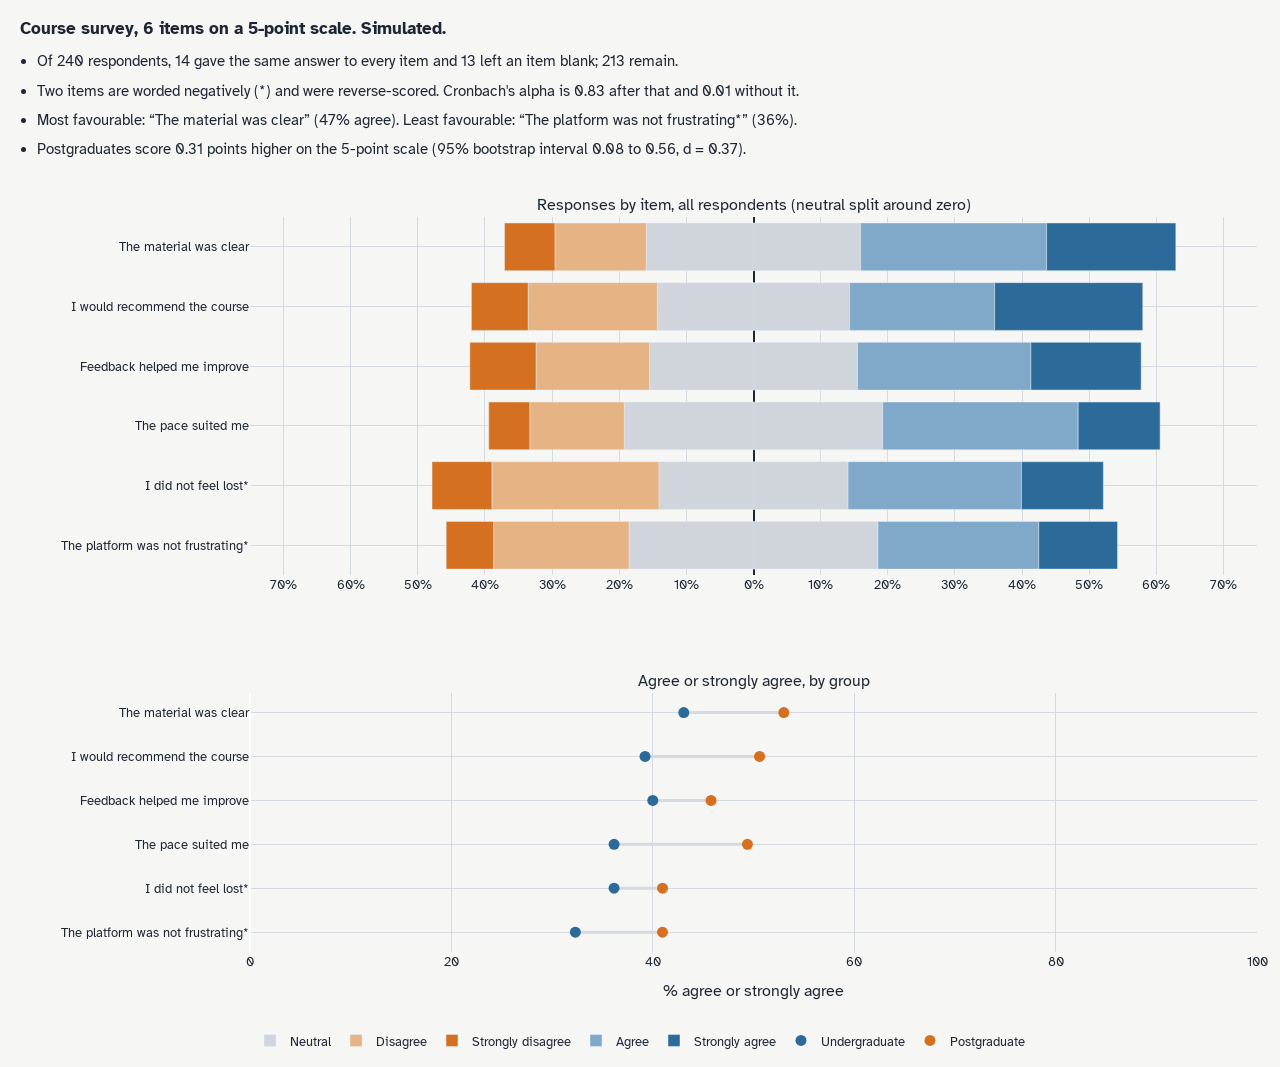
<file: dashboards/dashboard_survey.html>
<!doctype html>
<html>
<head>
    <meta charset="utf-8" />
    <style>html, body {height: 100%;}</style>
<style>
@font-face{font-family:"Atkinson Hyperlegible";font-weight:400;src:url("../fonts/atkinson-hyperlegible-latin-400-normal.woff2") format("woff2")}
@font-face{font-family:"Atkinson Hyperlegible";font-weight:700;src:url("../fonts/atkinson-hyperlegible-latin-700-normal.woff2") format("woff2")}
body{margin:0;background:#f6f7f5}
.fx{font:400 15px/1.55 "Atkinson Hyperlegible",system-ui,sans-serif;color:#1d2733;padding:16px 20px 0;max-width:780px}
.fx p{font-weight:700;font-size:17px;margin:0 0 8px}
.fx ul{margin:0;padding-left:1.1em}
.fx li{margin:0 0 6px}
</style></head>
<body><div class="fx"><p>Course survey, 6 items on a 5-point scale. Simulated.</p><ul><li>Of 240 respondents, 14 gave the same answer to every item and 13 left an item blank; 213 remain.</li><li>Two items are worded negatively (*) and were reverse-scored. Cronbach's alpha is 0.83 after that and 0.01 without it.</li><li>Most favourable: “The material was clear” (47% agree). Least favourable: “The platform was not frustrating*” (36%).</li><li>Postgraduates score 0.31 points higher on the 5-point scale (95% bootstrap interval 0.08 to 0.56, d = 0.37).</li></ul></div>
    <div style="height:900px; width:100%;">                        <script>window.PlotlyConfig = {MathJaxConfig: 'local'};</script>
        <script charset="utf-8" src="plotly.min.js"></script>                <div id="8ba72f62-ec50-4d51-8036-b67ed5526112" class="plotly-graph-div" style="height:100%; width:100%;"></div>            <script>                window.PLOTLYENV=window.PLOTLYENV || {};                                if (document.getElementById("8ba72f62-ec50-4d51-8036-b67ed5526112")) {                    Plotly.newPlot(                        "8ba72f62-ec50-4d51-8036-b67ed5526112",                        [{"customdata":{"dtype":"f8","bdata":"GDyW92qLQkBphc2BRCs8QKGSbhSzP0NAjN8u9WT8PkDFaQiVdKM8QEOopBvF7D9A"},"hovertemplate":"%{y}\u003cbr\u003eNeutral: %{customdata:.0f}%\u003cextra\u003e\u003c\u002fextra\u003e","marker":{"color":"#cfd5db"},"name":"Neutral","orientation":"h","showlegend":true,"x":{"dtype":"f8","bdata":"GDyW92qLMsBphc2BRCsswKGSbhSzPzPAjN8u9WT8LsDFaQiVdKMswEOopBvF7C\u002fA"},"y":["The platform was not frustrating*","I did not feel lost*","The pace suited me","Feedback helped me improve","I would recommend the course","The material was clear"],"type":"bar","xaxis":"x","yaxis":"y"},{"customdata":{"dtype":"f8","bdata":"WFvkOhMwNEDpRjH78+E4QGmFzYFEKyxA2BxItMLmMEChkm4Usz8zQLK8V1vkOitA"},"hovertemplate":"%{y}\u003cbr\u003eDisagree: %{customdata:.0f}%\u003cextra\u003e\u003c\u002fextra\u003e","marker":{"color":"#e5b384"},"name":"Disagree","orientation":"h","showlegend":true,"x":{"dtype":"f8","bdata":"WFvkOhMwNMDpRjH78+E4wGmFzYFEKyzA2BxItMLmMMChkm4Usz8zwLK8V1vkOivA"},"y":["The platform was not frustrating*","I did not feel lost*","The pace suited me","Feedback helped me improve","I would recommend the course","The material was clear"],"type":"bar","xaxis":"x","yaxis":"y"},{"customdata":{"dtype":"f8","bdata":"aYXNgUQrHECP5b3aItchQI5i9ufDaRhA\u002fHapJ+O3I0DYHEi0wuYgQNYWuc4EDB5A"},"hovertemplate":"%{y}\u003cbr\u003eStrongly disagree: %{customdata:.0f}%\u003cextra\u003e\u003c\u002fextra\u003e","marker":{"color":"#d4701f"},"name":"Strongly disagree","orientation":"h","showlegend":true,"x":{"dtype":"f8","bdata":"aYXNgUQrHMCP5b3aItchwI5i9ufDaRjA\u002fHapJ+O3I8DYHEi0wuYgwNYWuc4EDB7A"},"y":["The platform was not frustrating*","I did not feel lost*","The pace suited me","Feedback helped me improve","I would recommend the course","The material was clear"],"type":"bar","xaxis":"x","yaxis":"y"},{"customdata":{"dtype":"f8","bdata":"GDyW92qLQkBphc2BRCs8QKGSbhSzP0NAjN8u9WT8PkDFaQiVdKM8QEOopBvF7D9A"},"hovertemplate":"%{y}\u003cbr\u003eNeutral: %{customdata:.0f}%\u003cextra\u003e\u003c\u002fextra\u003e","marker":{"color":"#cfd5db"},"name":"Neutral","orientation":"h","showlegend":false,"x":{"dtype":"f8","bdata":"GDyW92qLMkBphc2BRCssQKGSbhSzPzNAjN8u9WT8LkDFaQiVdKMsQEOopBvF7C9A"},"y":["The platform was not frustrating*","I did not feel lost*","The pace suited me","Feedback helped me improve","I would recommend the course","The material was clear"],"type":"bar","xaxis":"x","yaxis":"y"},{"customdata":{"dtype":"f8","bdata":"Mn671JPxN0CgD6chVNI5QB9OQ6ikGz1AoA+nIVTSOUBqCJV0o5g1QA2hkm4UsztA"},"hovertemplate":"%{y}\u003cbr\u003eAgree: %{customdata:.0f}%\u003cextra\u003e\u003c\u002fextra\u003e","marker":{"color":"#7fa8c9"},"name":"Agree","orientation":"h","showlegend":true,"x":{"dtype":"f8","bdata":"Mn671JPxN0CgD6chVNI5QB9OQ6ikGz1AoA+nIVTSOUBqCJV0o5g1QA2hkm4UsztA"},"y":["The platform was not frustrating*","I did not feel lost*","The pace suited me","Feedback helped me improve","I would recommend the course","The material was clear"],"type":"bar","xaxis":"x","yaxis":"y"},{"customdata":{"dtype":"f8","bdata":"15mAwWN5J0COYvbnw2koQI5i9ufDaShAfTgNoZJuMEDF7M+H0xA2QKGSbhSzPzNA"},"hovertemplate":"%{y}\u003cbr\u003eStrongly agree: %{customdata:.0f}%\u003cextra\u003e\u003c\u002fextra\u003e","marker":{"color":"#2b6a99"},"name":"Strongly agree","orientation":"h","showlegend":true,"x":{"dtype":"f8","bdata":"15mAwWN5J0COYvbnw2koQI5i9ufDaShAfTgNoZJuMEDF7M+H0xA2QKGSbhSzPzNA"},"y":["The platform was not frustrating*","I did not feel lost*","The pace suited me","Feedback helped me improve","I would recommend the course","The material was clear"],"type":"bar","xaxis":"x","yaxis":"y"},{"hoverinfo":"skip","line":{"color":"#d5dae0","width":3},"mode":"lines","showlegend":false,"x":[32.30769230769231,40.963855421686745],"y":["The platform was not frustrating*","The platform was not frustrating*"],"type":"scatter","xaxis":"x2","yaxis":"y2"},{"hoverinfo":"skip","line":{"color":"#d5dae0","width":3},"mode":"lines","showlegend":false,"x":[36.15384615384615,40.963855421686745],"y":["I did not feel lost*","I did not feel lost*"],"type":"scatter","xaxis":"x2","yaxis":"y2"},{"hoverinfo":"skip","line":{"color":"#d5dae0","width":3},"mode":"lines","showlegend":false,"x":[36.15384615384615,49.39759036144578],"y":["The pace suited me","The pace suited me"],"type":"scatter","xaxis":"x2","yaxis":"y2"},{"hoverinfo":"skip","line":{"color":"#d5dae0","width":3},"mode":"lines","showlegend":false,"x":[40.0,45.78313253012048],"y":["Feedback helped me improve","Feedback helped me improve"],"type":"scatter","xaxis":"x2","yaxis":"y2"},{"hoverinfo":"skip","line":{"color":"#d5dae0","width":3},"mode":"lines","showlegend":false,"x":[39.23076923076923,50.602409638554214],"y":["I would recommend the course","I would recommend the course"],"type":"scatter","xaxis":"x2","yaxis":"y2"},{"hoverinfo":"skip","line":{"color":"#d5dae0","width":3},"mode":"lines","showlegend":false,"x":[43.07692307692308,53.01204819277109],"y":["The material was clear","The material was clear"],"type":"scatter","xaxis":"x2","yaxis":"y2"},{"marker":{"color":"#2b6a99","size":11},"mode":"markers","name":"Undergraduate","x":{"dtype":"f8","bdata":"dmIndmInQEA7sRM7sRNCQDuxEzuxE0JAAAAAAAAAREDZiZ3YiZ1DQJ7YiZ3YiUVA"},"y":["The platform was not frustrating*","I did not feel lost*","The pace suited me","Feedback helped me improve","I would recommend the course","The material was clear"],"type":"scatter","xaxis":"x2","yaxis":"y2"},{"marker":{"color":"#d4701f","size":11},"mode":"markers","name":"Postgraduate","x":{"dtype":"f8","bdata":"whtNnV97REDCG02dX3tEQKbOrz3kskhAjqbOrz3kRkBZMVDCG01JQMD2kMuKgUpA"},"y":["The platform was not frustrating*","I did not feel lost*","The pace suited me","Feedback helped me improve","I would recommend the course","The material was clear"],"type":"scatter","xaxis":"x2","yaxis":"y2"}],                        {"template":{"data":{"histogram2dcontour":[{"type":"histogram2dcontour","colorbar":{"outlinewidth":0,"ticks":""},"colorscale":[[0.0,"#0d0887"],[0.1111111111111111,"#46039f"],[0.2222222222222222,"#7201a8"],[0.3333333333333333,"#9c179e"],[0.4444444444444444,"#bd3786"],[0.5555555555555556,"#d8576b"],[0.6666666666666666,"#ed7953"],[0.7777777777777778,"#fb9f3a"],[0.8888888888888888,"#fdca26"],[1.0,"#f0f921"]]}],"choropleth":[{"type":"choropleth","colorbar":{"outlinewidth":0,"ticks":""}}],"histogram2d":[{"type":"histogram2d","colorbar":{"outlinewidth":0,"ticks":""},"colorscale":[[0.0,"#0d0887"],[0.1111111111111111,"#46039f"],[0.2222222222222222,"#7201a8"],[0.3333333333333333,"#9c179e"],[0.4444444444444444,"#bd3786"],[0.5555555555555556,"#d8576b"],[0.6666666666666666,"#ed7953"],[0.7777777777777778,"#fb9f3a"],[0.8888888888888888,"#fdca26"],[1.0,"#f0f921"]]}],"heatmap":[{"type":"heatmap","colorbar":{"outlinewidth":0,"ticks":""},"colorscale":[[0.0,"#0d0887"],[0.1111111111111111,"#46039f"],[0.2222222222222222,"#7201a8"],[0.3333333333333333,"#9c179e"],[0.4444444444444444,"#bd3786"],[0.5555555555555556,"#d8576b"],[0.6666666666666666,"#ed7953"],[0.7777777777777778,"#fb9f3a"],[0.8888888888888888,"#fdca26"],[1.0,"#f0f921"]]}],"contourcarpet":[{"type":"contourcarpet","colorbar":{"outlinewidth":0,"ticks":""}}],"contour":[{"type":"contour","colorbar":{"outlinewidth":0,"ticks":""},"colorscale":[[0.0,"#0d0887"],[0.1111111111111111,"#46039f"],[0.2222222222222222,"#7201a8"],[0.3333333333333333,"#9c179e"],[0.4444444444444444,"#bd3786"],[0.5555555555555556,"#d8576b"],[0.6666666666666666,"#ed7953"],[0.7777777777777778,"#fb9f3a"],[0.8888888888888888,"#fdca26"],[1.0,"#f0f921"]]}],"surface":[{"type":"surface","colorbar":{"outlinewidth":0,"ticks":""},"colorscale":[[0.0,"#0d0887"],[0.1111111111111111,"#46039f"],[0.2222222222222222,"#7201a8"],[0.3333333333333333,"#9c179e"],[0.4444444444444444,"#bd3786"],[0.5555555555555556,"#d8576b"],[0.6666666666666666,"#ed7953"],[0.7777777777777778,"#fb9f3a"],[0.8888888888888888,"#fdca26"],[1.0,"#f0f921"]]}],"mesh3d":[{"type":"mesh3d","colorbar":{"outlinewidth":0,"ticks":""}}],"scatter":[{"fillpattern":{"fillmode":"overlay","size":10,"solidity":0.2},"type":"scatter"}],"parcoords":[{"type":"parcoords","line":{"colorbar":{"outlinewidth":0,"ticks":""}}}],"scatterpolargl":[{"type":"scatterpolargl","marker":{"colorbar":{"outlinewidth":0,"ticks":""}}}],"bar":[{"error_x":{"color":"#2a3f5f"},"error_y":{"color":"#2a3f5f"},"marker":{"line":{"color":"#E5ECF6","width":0.5},"pattern":{"fillmode":"overlay","size":10,"solidity":0.2}},"type":"bar"}],"scattergeo":[{"type":"scattergeo","marker":{"colorbar":{"outlinewidth":0,"ticks":""}}}],"scatterpolar":[{"type":"scatterpolar","marker":{"colorbar":{"outlinewidth":0,"ticks":""}}}],"histogram":[{"marker":{"pattern":{"fillmode":"overlay","size":10,"solidity":0.2}},"type":"histogram"}],"scattergl":[{"type":"scattergl","marker":{"colorbar":{"outlinewidth":0,"ticks":""}}}],"scatter3d":[{"type":"scatter3d","line":{"colorbar":{"outlinewidth":0,"ticks":""}},"marker":{"colorbar":{"outlinewidth":0,"ticks":""}}}],"scattermap":[{"type":"scattermap","marker":{"colorbar":{"outlinewidth":0,"ticks":""}}}],"scatterternary":[{"type":"scatterternary","marker":{"colorbar":{"outlinewidth":0,"ticks":""}}}],"scattercarpet":[{"type":"scattercarpet","marker":{"colorbar":{"outlinewidth":0,"ticks":""}}}],"carpet":[{"aaxis":{"endlinecolor":"#2a3f5f","gridcolor":"white","linecolor":"white","minorgridcolor":"white","startlinecolor":"#2a3f5f"},"baxis":{"endlinecolor":"#2a3f5f","gridcolor":"white","linecolor":"white","minorgridcolor":"white","startlinecolor":"#2a3f5f"},"type":"carpet"}],"table":[{"cells":{"fill":{"color":"#EBF0F8"},"line":{"color":"white"}},"header":{"fill":{"color":"#C8D4E3"},"line":{"color":"white"}},"type":"table"}],"barpolar":[{"marker":{"line":{"color":"#E5ECF6","width":0.5},"pattern":{"fillmode":"overlay","size":10,"solidity":0.2}},"type":"barpolar"}],"pie":[{"automargin":true,"type":"pie"}]},"layout":{"autotypenumbers":"strict","colorway":["#636efa","#EF553B","#00cc96","#ab63fa","#FFA15A","#19d3f3","#FF6692","#B6E880","#FF97FF","#FECB52"],"font":{"color":"#2a3f5f"},"hovermode":"closest","hoverlabel":{"align":"left"},"paper_bgcolor":"white","plot_bgcolor":"#E5ECF6","polar":{"bgcolor":"#E5ECF6","angularaxis":{"gridcolor":"white","linecolor":"white","ticks":""},"radialaxis":{"gridcolor":"white","linecolor":"white","ticks":""}},"ternary":{"bgcolor":"#E5ECF6","aaxis":{"gridcolor":"white","linecolor":"white","ticks":""},"baxis":{"gridcolor":"white","linecolor":"white","ticks":""},"caxis":{"gridcolor":"white","linecolor":"white","ticks":""}},"coloraxis":{"colorbar":{"outlinewidth":0,"ticks":""}},"colorscale":{"sequential":[[0.0,"#0d0887"],[0.1111111111111111,"#46039f"],[0.2222222222222222,"#7201a8"],[0.3333333333333333,"#9c179e"],[0.4444444444444444,"#bd3786"],[0.5555555555555556,"#d8576b"],[0.6666666666666666,"#ed7953"],[0.7777777777777778,"#fb9f3a"],[0.8888888888888888,"#fdca26"],[1.0,"#f0f921"]],"sequentialminus":[[0.0,"#0d0887"],[0.1111111111111111,"#46039f"],[0.2222222222222222,"#7201a8"],[0.3333333333333333,"#9c179e"],[0.4444444444444444,"#bd3786"],[0.5555555555555556,"#d8576b"],[0.6666666666666666,"#ed7953"],[0.7777777777777778,"#fb9f3a"],[0.8888888888888888,"#fdca26"],[1.0,"#f0f921"]],"diverging":[[0,"#8e0152"],[0.1,"#c51b7d"],[0.2,"#de77ae"],[0.3,"#f1b6da"],[0.4,"#fde0ef"],[0.5,"#f7f7f7"],[0.6,"#e6f5d0"],[0.7,"#b8e186"],[0.8,"#7fbc41"],[0.9,"#4d9221"],[1,"#276419"]]},"xaxis":{"gridcolor":"white","linecolor":"white","ticks":"","title":{"standoff":15},"zerolinecolor":"white","automargin":true,"zerolinewidth":2},"yaxis":{"gridcolor":"white","linecolor":"white","ticks":"","title":{"standoff":15},"zerolinecolor":"white","automargin":true,"zerolinewidth":2},"scene":{"xaxis":{"backgroundcolor":"#E5ECF6","gridcolor":"white","linecolor":"white","showbackground":true,"ticks":"","zerolinecolor":"white","gridwidth":2},"yaxis":{"backgroundcolor":"#E5ECF6","gridcolor":"white","linecolor":"white","showbackground":true,"ticks":"","zerolinecolor":"white","gridwidth":2},"zaxis":{"backgroundcolor":"#E5ECF6","gridcolor":"white","linecolor":"white","showbackground":true,"ticks":"","zerolinecolor":"white","gridwidth":2}},"shapedefaults":{"line":{"color":"#2a3f5f"}},"annotationdefaults":{"arrowcolor":"#2a3f5f","arrowhead":0,"arrowwidth":1},"geo":{"bgcolor":"white","landcolor":"#E5ECF6","subunitcolor":"white","showland":true,"showlakes":true,"lakecolor":"white"},"title":{"x":0.05}}},"xaxis":{"anchor":"y","domain":[0.0,1.0],"range":[-75,75],"tickvals":[-70,-60,-50,-40,-30,-20,-10,0,10,20,30,40,50,60,70],"ticktext":["70%","60%","50%","40%","30%","20%","10%","0%","10%","20%","30%","40%","50%","60%","70%"],"zeroline":true,"zerolinecolor":"#1d2733","gridcolor":"#d5dae0"},"yaxis":{"anchor":"x","domain":[0.5127999999999999,0.9999999999999999],"categoryorder":"array","categoryarray":["The platform was not frustrating*","I did not feel lost*","The pace suited me","Feedback helped me improve","I would recommend the course","The material was clear"],"automargin":true,"gridcolor":"#d5dae0"},"xaxis2":{"anchor":"y2","domain":[0.0,1.0],"title":{"text":"% agree or strongly agree"},"range":[0,100],"gridcolor":"#d5dae0"},"yaxis2":{"anchor":"x2","domain":[0.0,0.35279999999999995],"categoryorder":"array","categoryarray":["The platform was not frustrating*","I did not feel lost*","The pace suited me","Feedback helped me improve","I would recommend the course","The material was clear"],"automargin":true,"gridcolor":"#d5dae0"},"annotations":[{"font":{"size":16},"showarrow":false,"text":"Responses by item, all respondents (neutral split around zero)","x":0.5,"xanchor":"center","xref":"paper","y":0.9999999999999999,"yanchor":"bottom","yref":"paper"},{"font":{"size":16},"showarrow":false,"text":"Agree or strongly agree, by group","x":0.5,"xanchor":"center","xref":"paper","y":0.35279999999999995,"yanchor":"bottom","yref":"paper"}],"font":{"family":"\"Atkinson Hyperlegible\", system-ui, sans-serif","color":"#1d2733","size":13},"margin":{"l":250,"r":20,"t":50,"b":90},"legend":{"orientation":"h","x":0,"y":-0.1},"height":900,"paper_bgcolor":"#f6f7f5","plot_bgcolor":"#f6f7f5","barmode":"relative"},                        {"displaylogo": false, "responsive": true}                    )                };            </script>        </div>
</body>
</html>
</file>
<file: css/style.css>
@font-face{font-family:"Atkinson Hyperlegible";font-style:normal;font-weight:400;font-display:swap;
  src:url("../fonts/atkinson-hyperlegible-latin-400-normal.woff2") format("woff2")}
@font-face{font-family:"Atkinson Hyperlegible";font-style:normal;font-weight:700;font-display:swap;
  src:url("../fonts/atkinson-hyperlegible-latin-700-normal.woff2") format("woff2")}

:root{
  --bg:#070b14; --line:#1f2c42; --ink:#e9eef7; --muted:#8fa0b8;
  --glow:#8b9bff; --orange:#e8903f;
  --sans:"Atkinson Hyperlegible",system-ui,-apple-system,"Segoe UI",Roboto,sans-serif;
  --cond:"Barlow Condensed","Arial Narrow","Roboto Condensed",system-ui,sans-serif;
  color-scheme:dark;
}
*,*::before,*::after{box-sizing:border-box}
html{scroll-padding-top:4.5rem;-webkit-text-size-adjust:100%}
@media (prefers-reduced-motion:no-preference){html{scroll-behavior:smooth}}
body{margin:0;background:var(--bg);color:var(--ink);font:400 1.0625rem/1.65 var(--sans)}
::selection{background:var(--orange);color:#070b14}
.wrap{width:min(76rem,100% - 2.5rem);margin-inline:auto}

a{color:var(--glow);text-underline-offset:.2em;text-decoration-thickness:1px}
a:hover{text-decoration-thickness:2px}
:focus-visible{outline:3px solid var(--glow);outline-offset:3px;border-radius:2px}
.skip{position:absolute;left:-999px;top:0;padding:.5rem 1rem;background:var(--bg);z-index:20}
.skip:focus{left:1rem;top:1rem}
p{text-wrap:pretty}

/* Header */
header.site{position:sticky;top:0;z-index:10;border-bottom:1px solid var(--line);
  background:color-mix(in srgb,var(--bg) 78%,transparent);
  -webkit-backdrop-filter:blur(10px);backdrop-filter:blur(10px)}
.bar{display:flex;flex-wrap:wrap;gap:.4rem 2rem;justify-content:space-between;align-items:center;padding:.85rem 0}
.name{font:700 1.3rem/1 var(--cond);letter-spacing:.02em;color:var(--ink);text-decoration:none}
.bar nav{display:flex;flex-wrap:wrap;gap:.25rem 1.5rem;font-size:.95rem}
.bar nav a{color:var(--muted);text-decoration:none}
.bar nav a:hover{color:var(--ink)}
.burger{display:none}

/* Cover */
.cover{position:relative;min-height:min(94vh,54rem);min-height:min(94svh,54rem);display:flex;flex-direction:column;overflow:hidden;
  border-bottom:1px solid var(--line)}
.cover canvas{position:absolute;inset:0;width:100%;height:100%;display:block}
.cover::after{content:"";position:absolute;inset:0;pointer-events:none;
  background:
    linear-gradient(90deg,rgba(7,11,20,.92) 0%,rgba(7,11,20,.55) 45%,rgba(7,11,20,0) 75%),
    linear-gradient(0deg,var(--bg) 0%,rgba(7,11,20,0) 35%)}
.cover .wrap{position:relative;z-index:1;display:flex;flex-direction:column;flex:1}

.teasers{display:grid;grid-template-columns:repeat(3,minmax(0,1fr));border-bottom:1px solid var(--line)}
.teasers a{padding:1rem 1.25rem;color:var(--ink);text-decoration:none;border-left:1px solid var(--line);font-size:.95rem}
.teasers a:first-child{border-left:0;padding-left:0}
.teasers b{display:block;font:700 1.2rem/1.2 var(--cond);transition:color .2s}
.teasers span{color:var(--muted)}
.teasers a:hover b{color:var(--orange)}
@media (max-width:40rem){
  .teasers{grid-template-columns:1fr}
  .teasers a{border-left:0;border-top:1px solid var(--line);padding:.7rem 0}
  .teasers a:first-child{border-top:0}
  .teasers span{display:none}
}

.cover-body{margin-top:auto;padding:4rem 0 3.5rem;max-width:58rem}
.kicker{font:700 .9rem/1.2 var(--cond);letter-spacing:.12em;text-transform:uppercase;color:var(--orange);margin:0 0 1rem}
h1{font:700 clamp(3rem,8vw,6.25rem)/.96 var(--cond);margin:0 0 1.25rem;text-wrap:balance}
.lede{color:var(--muted);font-size:1.2rem;line-height:1.55;margin:0 0 1.75rem;max-width:38rem}
.actions{display:flex;flex-wrap:wrap;gap:.75rem}
.btn{display:inline-block;padding:.7rem 1.3rem;border-radius:2px;border:1px solid var(--line);
  font:700 1rem/1.2 var(--sans);color:var(--ink);text-decoration:none;background:transparent;cursor:pointer;
  transition:border-color .2s,background-color .2s,color .2s}
.btn:hover{border-color:var(--glow)}
.btn.primary{background:var(--ink);border-color:var(--ink);color:var(--bg)}
.btn.primary:hover{background:var(--orange);border-color:var(--orange)}
.btn.small{padding:.35rem .9rem;font-size:.9rem}
.fig{position:absolute;right:0;bottom:1.5rem;max-width:17rem;margin:0;font-size:.8rem;line-height:1.45;color:var(--muted);text-align:right}
@media (max-width:60rem){.fig{display:none}}

/* Sections */
.sec{padding-top:6rem}
h2{font:700 clamp(2.2rem,5vw,3.5rem)/1 var(--cond);margin:0 0 1rem}
.sub{color:var(--muted);max-width:42rem;margin:0 0 2.5rem}

/* Contents */
.toc{list-style:none;margin:0;padding:0;border-bottom:1px solid var(--line)}
.toc a{display:grid;grid-template-columns:3.5rem minmax(0,1fr) auto;gap:.25rem 1.5rem;align-items:baseline;
  padding:1.5rem 0;border-top:1px solid var(--line);color:var(--ink);text-decoration:none;transition:padding-left .2s}
.toc a:hover{padding-left:.6rem}
.no{font:700 1.1rem/1 var(--cond);color:var(--muted);transition:color .2s}
.toc a:hover .no{color:var(--orange)}
.ttl{display:block;font:700 clamp(1.6rem,3vw,2.3rem)/1.1 var(--cond);transition:color .2s}
.toc a:hover .ttl{color:var(--glow)}
.dsc{display:block;color:var(--muted);margin-top:.4rem;max-width:44rem}
.how{font-size:.9rem;color:var(--glow);white-space:nowrap}
@media (max-width:44rem){
  .toc a{grid-template-columns:2.5rem minmax(0,1fr)}
  .how{grid-column:2}
}
@media (prefers-reduced-motion:reduce){.toc a,.no,.ttl,.teasers b{transition:none}.toc a:hover{padding-left:0}}
@media (hover:none){.toc a:hover{padding-left:0}}

/* Try it: mini dashboard */
.dash{display:grid;grid-template-columns:9.5rem minmax(0,1fr) 16.5rem;border:1px solid var(--line);background:#0b1220}
.dtabs{display:flex;flex-direction:column;border-right:1px solid var(--line);padding:.5rem 0}
.dtabs button{all:unset;box-sizing:border-box;cursor:pointer;padding:.8rem 1rem;color:var(--muted);
  font:700 1.05rem/1.2 var(--cond);letter-spacing:.02em;transition:color .2s,background-color .2s}
.dtabs button:hover{color:var(--ink)}
.dtabs button[aria-pressed="true"]{color:var(--ink);background:rgba(139,155,255,.12);box-shadow:inset 3px 0 var(--orange)}
.dtabs button:focus-visible{outline:2px solid var(--glow);outline-offset:-2px}

.dmain{padding:1rem 1.25rem;min-width:0}
.kpis{display:grid;grid-template-columns:repeat(4,minmax(0,1fr));gap:.75rem;margin-bottom:1rem}
.kpi{border:1px solid var(--line);padding:.6rem .8rem}
.kpi b{display:block;font:700 1.9rem/1.1 var(--cond)}
.kpi span{color:var(--muted);font-size:.85rem}
.dtitle{font-weight:700;margin:0 0 .25rem}
.dnote{color:var(--muted);font-size:.9rem;margin:.5rem 0 0}

#chart{display:block;width:100%;height:auto}
#chart .gl{stroke:var(--line);stroke-width:1}
#chart .tt{fill:var(--muted);font-size:11px;font-family:var(--sans)}
#chart .leg{fill:var(--ink);font-size:14px;font-family:var(--sans)}
#chart .msg{fill:var(--muted);font-size:14px;font-family:var(--sans)}
#chart .big{fill:var(--ink);font:700 34px var(--cond)}
#chart .ln{fill:none;stroke:var(--glow);stroke-width:2;stroke-linejoin:round}
#chart .ring{fill:none;stroke:var(--orange);stroke-width:2}
#chart .mean{stroke:var(--orange);stroke-width:1.5;stroke-dasharray:5 4}
#chart .bar{fill:var(--glow);opacity:.85}
#chart .bar:hover{opacity:1}
#chart .dot{fill:var(--glow);opacity:.8}
#chart .dot.o{fill:var(--orange)}

.dside{border-left:1px solid var(--line);padding:1rem 1.1rem;display:flex;flex-direction:column;gap:.5rem}
.dside label{font-size:.9rem;color:var(--muted)}
.dside .chk{display:flex;gap:.5rem;align-items:center;color:var(--ink)}
.dside select,.dside textarea{width:100%;background:#0f1829;color:var(--ink);border:1px solid var(--line);
  border-radius:2px;padding:.5rem;font:inherit;font-size:.95rem}
.dside textarea{resize:vertical;min-height:5.5rem}
.dside .btn{align-self:flex-start;margin-top:.25rem}

input[type=range]{-webkit-appearance:none;appearance:none;width:100%;height:1.4rem;background:transparent;margin:.25rem 0}
input[type=range]::-webkit-slider-runnable-track{height:4px;background:var(--line);border-radius:2px}
input[type=range]::-webkit-slider-thumb{-webkit-appearance:none;width:16px;height:16px;border-radius:50%;background:var(--orange);margin-top:-6px;border:0}
input[type=range]::-moz-range-track{height:4px;background:var(--line);border-radius:2px}
input[type=range]::-moz-range-thumb{width:16px;height:16px;border-radius:50%;background:var(--orange);border:0}

@media (max-width:60rem){
  .dash{grid-template-columns:1fr}
  .dtabs{flex-direction:row;overflow-x:auto;border-right:0;border-bottom:1px solid var(--line);padding:0}
  .dtabs button{flex:0 0 auto;white-space:nowrap;padding:.9rem 1.1rem}
  .dtabs button[aria-pressed="true"]{box-shadow:inset 0 -3px var(--orange)}
  .dside{border-left:0;border-top:1px solid var(--line)}
  .kpis{grid-template-columns:repeat(2,minmax(0,1fr))}
}

/* Before / after cleaning */
.ba{margin:0;display:none}
.js .ba{display:block}                 /* without JS the empty chart stays hidden */
.ba svg{display:block;width:100%;height:auto;border:1px solid var(--line);background:#0b1220;
  touch-action:pan-y;cursor:ew-resize;-webkit-user-select:none;user-select:none}
.ba input[type=range]{margin:.75rem 0 0}
.ba figcaption{color:var(--muted);font-size:.9rem;margin-top:.5rem;max-width:42rem}

#ba .gl{stroke:var(--line);stroke-width:1}
#ba .tt{fill:var(--muted);font-size:11px;font-family:var(--sans)}
#ba .lab{fill:var(--ink);font:700 15px var(--cond);letter-spacing:.08em}
#ba .raw{fill:none;stroke:var(--muted);stroke-width:1.75;stroke-linejoin:round}
#ba .cln{fill:none;stroke:var(--glow);stroke-width:2.25;stroke-linejoin:round}
#ba .flag{fill:var(--orange)}
#ba .band{fill:rgba(232,144,63,.14)}
#ba .fill{fill:none;stroke:var(--glow);stroke-width:2;stroke-dasharray:4 4;opacity:.85}
#ba .hl{stroke:var(--orange);stroke-width:2}
#ba .knob{fill:var(--bg);stroke:var(--orange);stroke-width:2}
#ba .arr{fill:none;stroke:var(--ink);stroke-width:2;stroke-linecap:round;stroke-linejoin:round}

/* What I do */
.what{display:grid;grid-template-columns:repeat(4,minmax(0,1fr));gap:2rem}
@media (max-width:64rem){.what{grid-template-columns:repeat(2,minmax(0,1fr))}}
@media (max-width:40rem){.what{grid-template-columns:1fr}}
.what div{border-top:2px solid var(--glow);padding-top:1rem}
.what h3{font:700 1.5rem/1.15 var(--cond);margin:0 0 .5rem}
.what p{margin:0;color:var(--muted)}

/* Process */
.steps{display:grid;grid-template-columns:repeat(4,minmax(0,1fr));gap:2rem;list-style:none;padding:0;margin:0;counter-reset:s}
.steps li{counter-increment:s;padding-top:1rem;border-top:1px solid var(--line);color:var(--muted)}
.steps li::before{content:counter(s);display:block;font:700 2rem/1 var(--cond);color:var(--orange);margin-bottom:.5rem}
@media (max-width:56rem){.steps{grid-template-columns:repeat(2,minmax(0,1fr))}}
@media (max-width:36rem){.steps{grid-template-columns:1fr}}
.fine{color:var(--muted);margin-top:1.5rem}

/* Publications */
.pubs h3{font:700 1.5rem/1.15 var(--cond);margin:2rem 0 .75rem}
.pubs h3:first-child{margin-top:0}
.pubs ul{list-style:none;margin:0;padding:0;border-top:1px solid var(--line)}
.pubs li{padding:.9rem 0;border-bottom:1px solid var(--line);color:var(--muted);max-width:52rem}
.pubs li b{color:var(--ink);font-weight:700}
.pubs li span{display:block;font-size:.9rem;margin-top:.15rem}

#about p{max-width:42rem;font-size:1.15rem}
.mail{display:inline-block;font:700 clamp(1.8rem,5vw,3.5rem)/1.1 var(--cond);color:var(--ink);
  text-decoration:none;border-bottom:2px solid var(--orange);transition:color .2s;overflow-wrap:anywhere}
.mail:hover{color:var(--orange)}

footer{margin-top:7rem;padding:1.5rem 0 3rem;border-top:1px solid var(--line);color:var(--muted);font-size:.9rem}
footer p{margin:0}

/* Dashboard viewer */
dialog{width:min(76rem,96vw);height:min(90vh,60rem);max-width:none;max-height:none;padding:0;
  border:1px solid var(--line);border-radius:4px;background:#0b1220;color:var(--ink);overflow:hidden}
dialog[open]{display:flex;flex-direction:column}
dialog::backdrop{background:rgba(3,6,12,.8)}
.vbar{display:flex;flex-wrap:wrap;gap:.5rem 1rem;align-items:center;justify-content:space-between;
  padding:.75rem 1.1rem;border-bottom:1px solid var(--line)}
.vbar strong{font:700 1.2rem/1.2 var(--cond)}
.vlinks{display:flex;flex-wrap:wrap;gap:.5rem 1rem;align-items:center;font-size:.9rem}
dialog iframe{flex:1;width:100%;border:0;background:#f6f7f5}
body:has(dialog[open]){overflow:hidden}

/* ---------- Mobile ---------- */

/* Burger menu */
@media (max-width:48rem){
  header.site{background:color-mix(in srgb,var(--bg) 94%,transparent)}
  .bar{flex-wrap:wrap;gap:0;padding:.35rem 0}
  .name{padding:.5rem 0}

  .burger{display:flex;flex-direction:column;justify-content:center;gap:5px;
    width:2.75rem;height:2.75rem;margin-right:-.6rem;padding:0 .6rem;
    background:none;border:0;cursor:pointer}
  .burger span{display:block;height:2px;background:var(--ink);transition:transform .2s,opacity .2s}
  .burger[aria-expanded="true"] span:nth-child(1){transform:translateY(7px) rotate(45deg)}
  .burger[aria-expanded="true"] span:nth-child(2){opacity:0}
  .burger[aria-expanded="true"] span:nth-child(3){transform:translateY(-7px) rotate(-45deg)}

  .bar nav{flex:0 0 100%;flex-direction:column;gap:0;font-size:1.1rem;
    max-height:calc(100vh - 4.5rem);max-height:calc(100dvh - 4.5rem);overflow-y:auto}
  .bar nav a{padding:.85rem 0;border-top:1px solid var(--line)}
  .js .bar nav{display:none}
  .js .bar nav.open{display:flex}
}
@media (prefers-reduced-motion:reduce){.burger span{transition:none}}

@media (max-width:40rem){
  /* Cover */
  .cover::after{background:linear-gradient(0deg,var(--bg) 0%,rgba(7,11,20,.88) 50%,rgba(7,11,20,.4) 100%)}
  .cover-body{padding:2.5rem 0}
  h1{font-size:clamp(2.1rem,9.5vw,3rem);line-height:1.04}
  .lede{font-size:1.05rem}
  .actions .btn{flex:1 1 100%;text-align:center;padding:.85rem 1.3rem}

  /* Page rhythm */
  .sec{padding-top:4rem}
  footer{margin-top:4rem}

  /* Try it */
  .dmain{padding:.75rem}
  .kpi b{font-size:1.6rem}
  .dside select,.dside textarea{font-size:1rem;padding:.65rem}   /* ≥16px, чтобы iOS не зумил */
  .dside .btn.small{padding:.65rem 1.1rem}
  .dside .chk input{width:1.25rem;height:1.25rem}
  input[type=range]{height:2.25rem}
  input[type=range]::-webkit-slider-thumb{width:24px;height:24px;margin-top:-10px}
  input[type=range]::-moz-range-thumb{width:24px;height:24px}
  #chart .tt{font-size:16px}          /* компенсирует сжатие SVG примерно до 0.5 */
  #chart .leg,#chart .msg{font-size:22px}
  #chart .big{font-size:48px}

  /* Before / after */
  #ba .tt{font-size:16px}
  #ba .lab{font-size:24px}

  /* Dashboard viewer fullscreen */
  dialog{width:100vw;height:100vh;height:100dvh;border:0;border-radius:0}
  .vbar{padding:.6rem .85rem}
  .vbar strong{flex:1 1 100%;font-size:1.1rem}
  .vlinks .btn{padding:.6rem 1rem}
}
</file>
